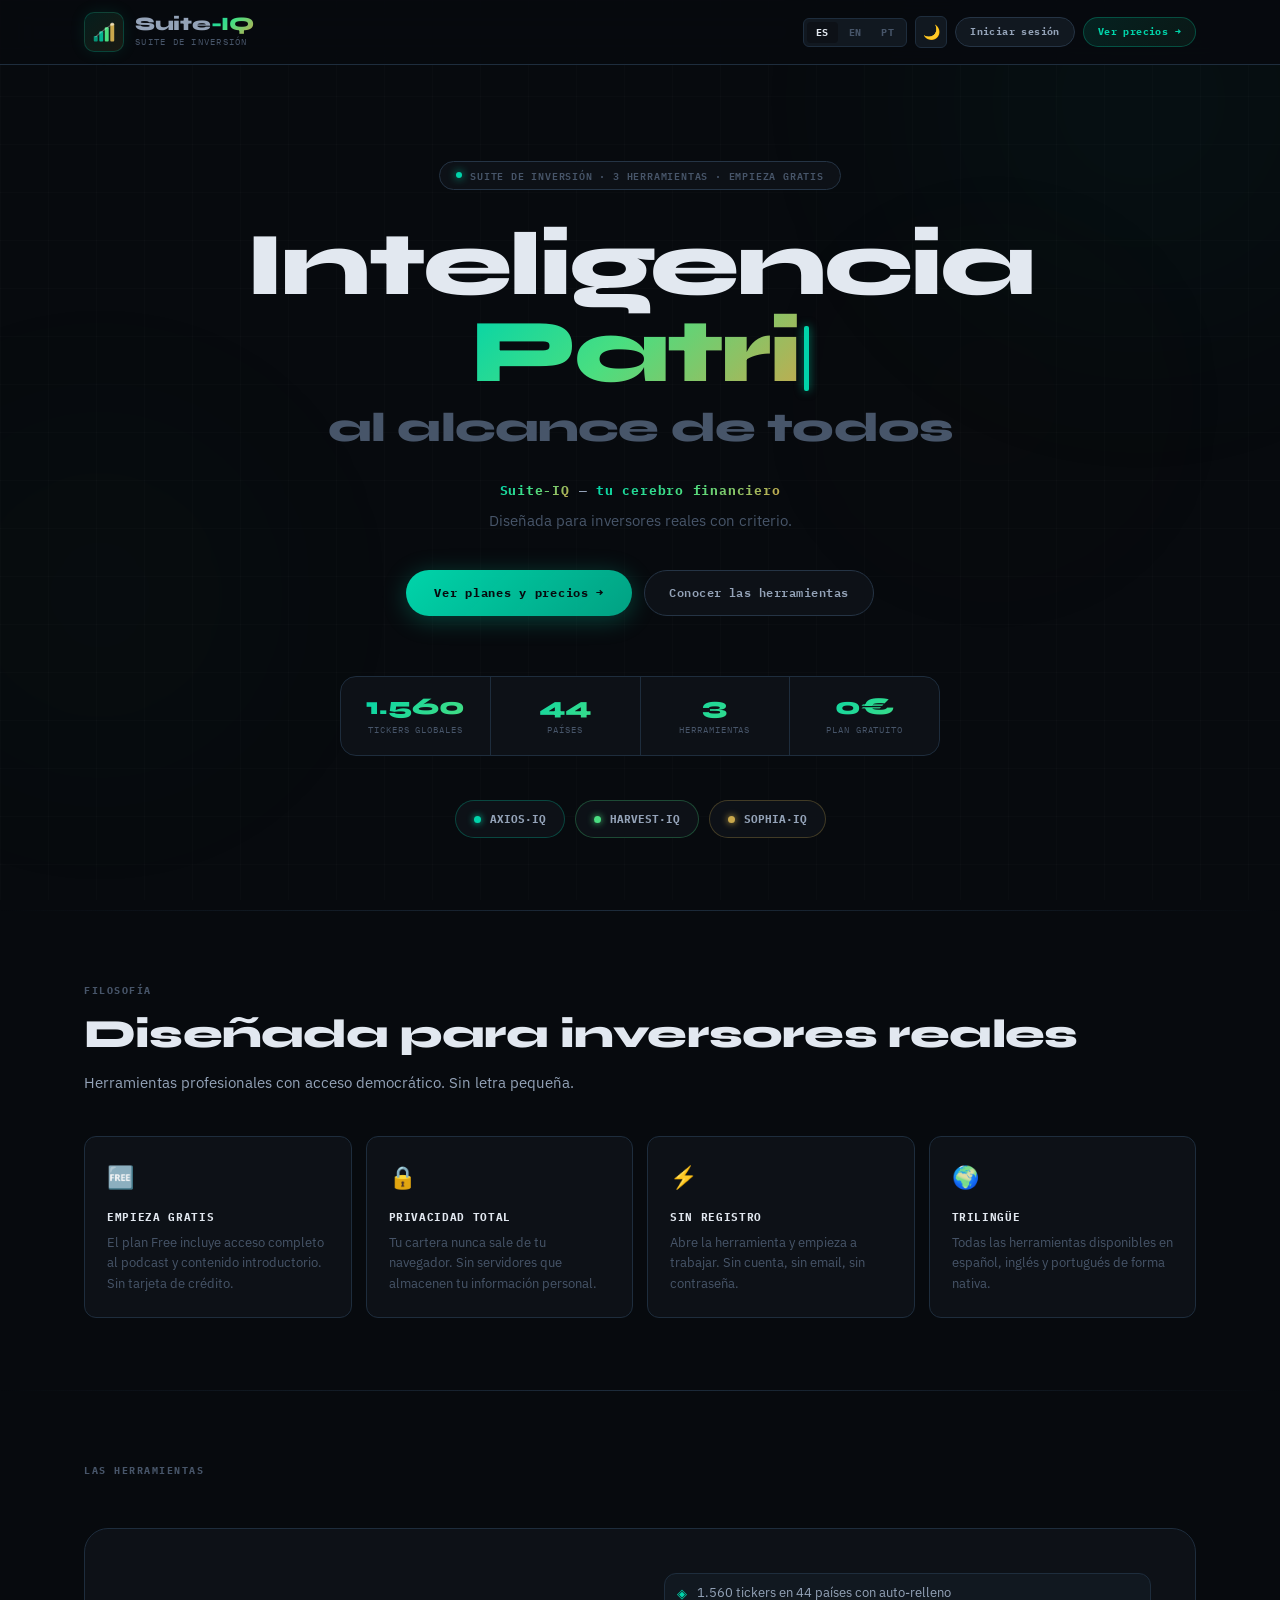
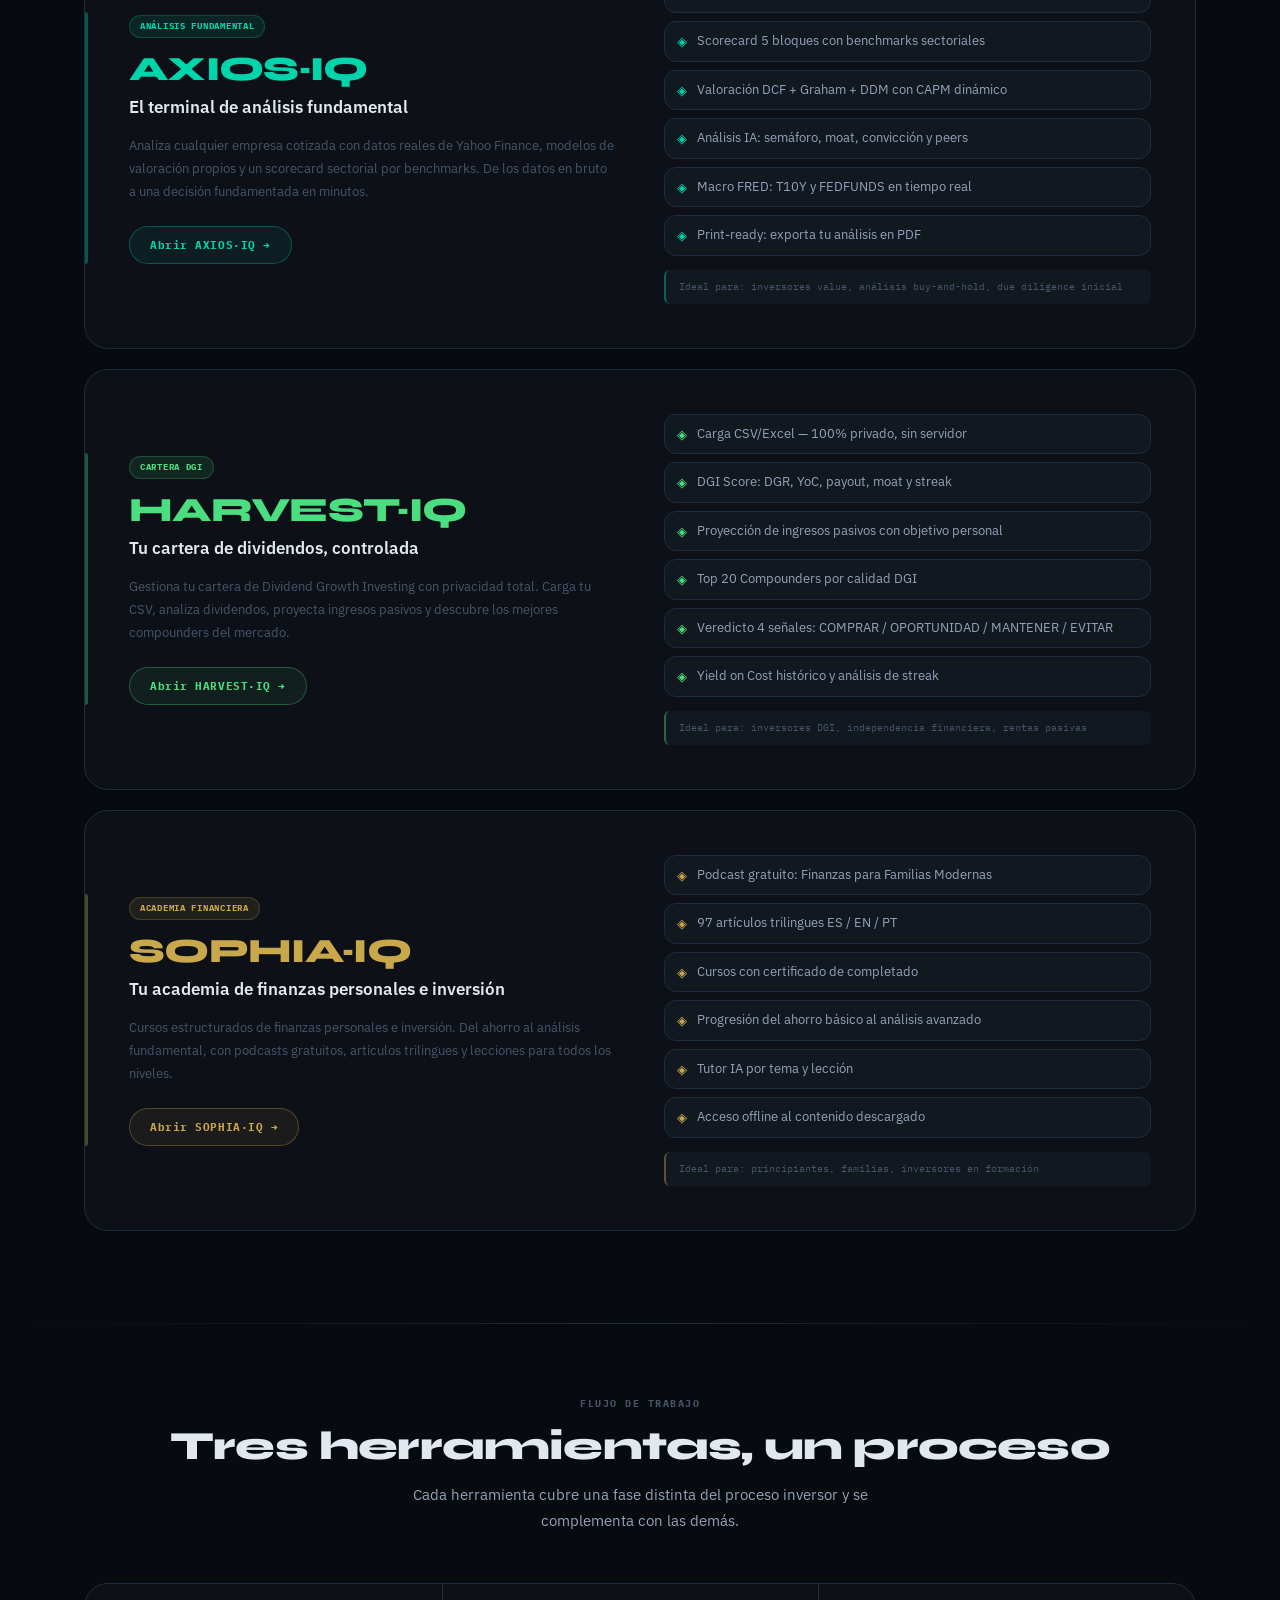
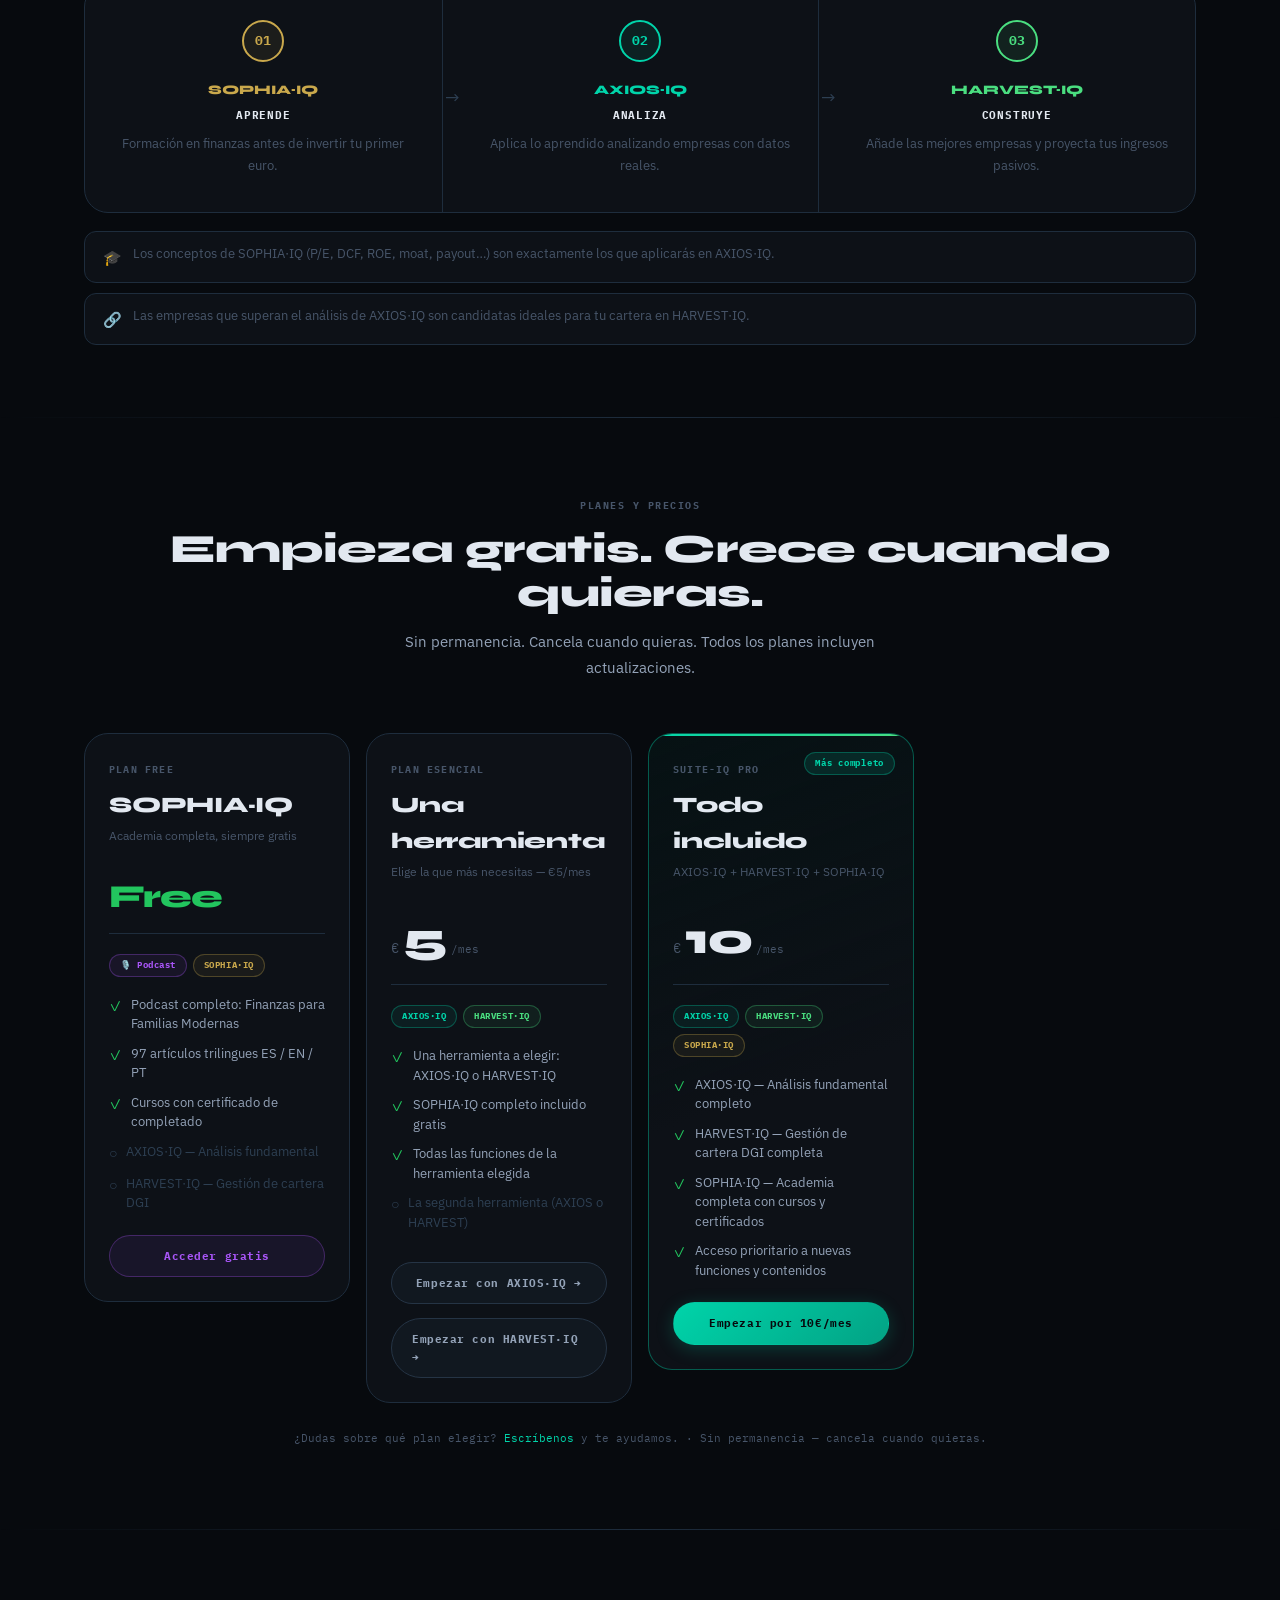
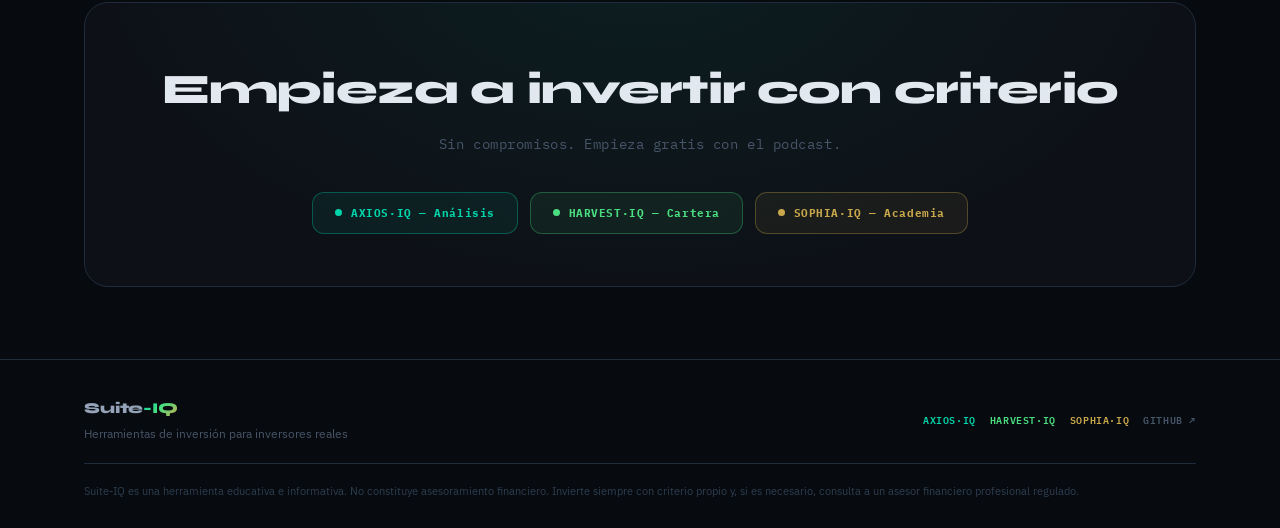
<file: index.html>
<!DOCTYPE html>
<!-- Suite-IQ · Landing Page · v2.0.0 -->
<html lang="es" data-theme="dark">
<head>
<meta charset="UTF-8"/>
<meta name="viewport" content="width=device-width,initial-scale=1"/>
<title>Suite-IQ · Inteligencia Financiera</title>
<meta name="description" content="Suite de herramientas de inversión y educación financiera. Análisis fundamental, gestión de cartera DGI y academia de finanzas personales."/>
<link rel="preconnect" href="https://fonts.googleapis.com"/>
<link href="https://fonts.googleapis.com/css2?family=Syne:wght@700;800&family=IBM+Plex+Mono:wght@300;400;500;700&family=IBM+Plex+Sans:ital,wght@0,300;0,400;0,500;0,600;1,400&display=swap" rel="stylesheet"/>
<style>
*{box-sizing:border-box;margin:0;padding:0}
:root{
  --axios:#00d4aa;--harvest:#4ADE80;--sophia:#c9a84c;
  --bull:#22c55e;--bear:#ef4444;
  --r:6px;--r-sm:4px;--r-lg:12px;--r-xl:16px;--r-2xl:24px;
  --trans:180ms cubic-bezier(.4,0,.2,1);--trans-slow:400ms cubic-bezier(.4,0,.2,1);
}
:root,[data-theme="dark"]{
  --bg:#070a0e;--bg2:#0d1117;--bg3:#111820;--bg4:#161f2b;
  --bdr:#1e2d3d;--bdr2:#253445;
  --tx:#e2e8f0;--tx2:#94a3b8;--tx3:#475569;--tx4:#2d3f52;
  --card:#0d1117;--card-bdr:#1e2d3d;
}
[data-theme="light"]{
  --bg:#f8fafc;--bg2:#ffffff;--bg3:#f1f5f9;--bg4:#e2e8f0;
  --bdr:#e2e8f0;--bdr2:#cbd5e1;
  --tx:#0f172a;--tx2:#334155;--tx3:#64748b;--tx4:#94a3b8;
  --card:#ffffff;--card-bdr:#e2e8f0;
  --axios:#007d64;--harvest:#16a34a;--sophia:#9a7530;
}
html{scroll-behavior:smooth}
body{background:var(--bg);color:var(--tx);font-family:'IBM Plex Sans',sans-serif;font-size:15px;line-height:1.65;min-height:100vh;overflow-x:hidden}
.grid-bg{position:fixed;inset:0;pointer-events:none;z-index:0;background-image:linear-gradient(rgba(255,255,255,.014) 1px,transparent 1px),linear-gradient(90deg,rgba(255,255,255,.014) 1px,transparent 1px);background-size:48px 48px}
[data-theme="light"] .grid-bg{background-image:linear-gradient(rgba(0,0,0,.022) 1px,transparent 1px),linear-gradient(90deg,rgba(0,0,0,.022) 1px,transparent 1px)}
.gb{position:fixed;border-radius:50%;filter:blur(130px);pointer-events:none;z-index:0;opacity:.28}
.gb1{width:640px;height:640px;top:-220px;right:-180px;background:radial-gradient(circle,rgba(0,212,170,.22) 0%,transparent 70%)}
.gb2{width:520px;height:520px;bottom:5%;left:-160px;background:radial-gradient(circle,rgba(74,222,128,.15) 0%,transparent 70%)}
.gb3{width:420px;height:420px;bottom:32%;right:6%;background:radial-gradient(circle,rgba(201,168,76,.13) 0%,transparent 70%)}
[data-theme="light"] .gb{opacity:.14}
.page{position:relative;z-index:1}
.wrap{max-width:1160px;margin:0 auto;padding:0 24px}

/* ── NAV ── */
.nav{position:sticky;top:0;z-index:100;backdrop-filter:blur(20px) saturate(1.4);-webkit-backdrop-filter:blur(20px) saturate(1.4);background:rgba(7,10,14,.88);border-bottom:1px solid var(--bdr);padding:12px 0}
[data-theme="light"] .nav{background:rgba(248,250,252,.92)}
.nav-inner{max-width:1160px;margin:0 auto;padding:0 24px;display:flex;align-items:center;justify-content:space-between;gap:16px}
.nav-logo{display:flex;align-items:center;gap:11px;text-decoration:none}
.nav-logo-icon{width:40px;height:40px;border-radius:10px;background:linear-gradient(135deg,rgba(0,212,170,.1),rgba(201,168,76,.1));border:1px solid rgba(0,212,170,.22);box-shadow:0 0 16px rgba(0,212,170,.1);display:flex;align-items:center;justify-content:center;flex-shrink:0;overflow:hidden;padding:8px}
.nav-logo-text{font-family:'Syne',sans-serif;font-size:19px;font-weight:800;letter-spacing:-.3px;line-height:1}
.logo-suite{color:var(--tx2)}
.logo-iq{background:linear-gradient(135deg,var(--axios) 0%,var(--harvest) 50%,var(--sophia) 100%);-webkit-background-clip:text;-webkit-text-fill-color:transparent}
.nav-logo-sub{font-family:'IBM Plex Mono',monospace;font-size:9px;color:var(--tx3);letter-spacing:.14em;text-transform:uppercase;margin-top:2px}
.nav-r{display:flex;align-items:center;gap:8px;flex-wrap:wrap}
.lang-sw{display:flex;gap:2px;background:var(--bg3);border:1px solid var(--bdr);border-radius:var(--r);padding:3px}
.lang-btn{background:transparent;border:none;border-radius:4px;padding:4px 9px;font-family:'IBM Plex Mono',monospace;font-size:10px;font-weight:700;letter-spacing:.04em;color:var(--tx3);cursor:pointer;transition:var(--trans)}
.lang-btn.active,.lang-btn:hover{background:var(--bg2);color:var(--tx)}
.theme-btn{width:32px;height:32px;border-radius:var(--r);background:var(--bg3);border:1px solid var(--bdr);cursor:pointer;font-size:14px;display:flex;align-items:center;justify-content:center;color:var(--tx3);transition:var(--trans)}
.theme-btn:hover{border-color:var(--bdr2);color:var(--tx)}
.nav-cta{display:flex;align-items:center;gap:6px;padding:6px 14px;border-radius:100px;background:linear-gradient(135deg,rgba(0,212,170,.12),rgba(74,222,128,.07));border:1px solid rgba(0,212,170,.28);color:var(--axios);font-family:'IBM Plex Mono',monospace;font-size:10px;font-weight:700;letter-spacing:.04em;text-decoration:none;transition:var(--trans);white-space:nowrap}
.nav-cta:hover{background:rgba(0,212,170,.18);border-color:rgba(0,212,170,.5);transform:translateY(-1px)}
.nav-login{
  display:flex;align-items:center;gap:6px;
  padding:6px 14px;border-radius:100px;
  background:var(--bg3);border:1px solid var(--bdr2);
  color:var(--tx2);
  font-family:'IBM Plex Mono',monospace;font-size:10px;font-weight:700;letter-spacing:.04em;
  text-decoration:none;transition:var(--trans);white-space:nowrap;
}
.nav-login:hover{border-color:var(--tx3);color:var(--tx);transform:translateY(-1px)}

/* ── HERO ── */
.hero{padding:96px 0 72px;text-align:center;position:relative}
.hero-eyebrow{display:inline-flex;align-items:center;gap:8px;padding:5px 16px;border-radius:100px;border:1px solid var(--bdr2);background:var(--bg2);font-family:'IBM Plex Mono',monospace;font-size:10px;font-weight:600;color:var(--tx3);letter-spacing:.08em;text-transform:uppercase;margin-bottom:32px;animation:fadeUp .7s ease both}
.e-dot{width:6px;height:6px;border-radius:50%;background:var(--axios);box-shadow:0 0 8px var(--axios)}

/* Headline */
.hero-h{font-family:'Syne',sans-serif;font-weight:800;font-size:clamp(46px,7.5vw,90px);line-height:.97;letter-spacing:-.03em;margin-bottom:32px}
.h-l1{display:block;color:var(--tx);animation:fadeUp .6s .1s ease both}
.h-l2{display:block;min-height:1.1em;animation:fadeUp .6s .2s ease both}
.h-l3{display:block;color:var(--tx3);font-size:clamp(20px,3.2vw,42px);letter-spacing:-.02em;animation:fadeUp .6s .3s ease both}

/* Typewriter word */
.tw-word{
  background:linear-gradient(135deg,var(--axios) 0%,var(--harvest) 45%,var(--sophia) 100%);
  -webkit-background-clip:text;-webkit-text-fill-color:transparent;
  background-clip:text;
}
/* Cursor — separate element so it's NOT clipped */
.tw-cursor{
  display:inline-block;width:5px;height:.72em;
  background:var(--axios);border-radius:2px;
  margin-left:4px;vertical-align:middle;
  animation:blink .85s step-end infinite;
  box-shadow:0 0 10px rgba(0,212,170,.6);
}
@keyframes blink{0%,100%{opacity:1}50%{opacity:0}}

/* Brand tag + tagline */
.hero-brand{
  font-family:'IBM Plex Mono',monospace;font-size:13px;font-weight:700;
  letter-spacing:.06em;color:var(--tx2);
  margin-bottom:8px;
  animation:fadeUp .6s .4s ease both;
}
.hero-brand span{
  background:linear-gradient(135deg,var(--axios),var(--harvest),var(--sophia));
  -webkit-background-clip:text;-webkit-text-fill-color:transparent;
}
.hero-tagline{
  font-size:15px;color:var(--tx3);
  margin-bottom:36px;
  animation:fadeUp .6s .45s ease both;
}
.hero-sub{font-size:17px;color:var(--tx2);line-height:1.75;max-width:540px;margin:0 auto 44px;animation:fadeUp .6s .4s ease both}
.hero-btns{display:flex;align-items:center;justify-content:center;gap:12px;flex-wrap:wrap;margin-bottom:60px;animation:fadeUp .6s .5s ease both}
.btn-p{display:inline-flex;align-items:center;gap:8px;padding:13px 28px;border-radius:100px;background:linear-gradient(135deg,var(--axios),rgba(0,212,170,.75));color:#070a0e;font-family:'IBM Plex Mono',monospace;font-size:12px;font-weight:700;letter-spacing:.06em;text-decoration:none;border:none;cursor:pointer;box-shadow:0 4px 24px rgba(0,212,170,.28);transition:var(--trans)}
.btn-p:hover{transform:translateY(-2px);box-shadow:0 8px 32px rgba(0,212,170,.42)}
.btn-g{display:inline-flex;align-items:center;gap:8px;padding:12px 24px;border-radius:100px;background:var(--bg2);border:1px solid var(--bdr2);color:var(--tx2);font-family:'IBM Plex Mono',monospace;font-size:12px;font-weight:600;letter-spacing:.04em;text-decoration:none;cursor:pointer;transition:var(--trans)}
.btn-g:hover{border-color:var(--tx3);color:var(--tx);transform:translateY(-1px)}
.hero-stats{display:flex;background:var(--bg2);border:1px solid var(--bdr);border-radius:var(--r-xl);overflow:hidden;max-width:600px;margin:0 auto;animation:fadeUp .6s .6s ease both}
.h-stat{flex:1;padding:18px 14px;text-align:center;border-right:1px solid var(--bdr)}
.h-stat:last-child{border-right:none}
.h-sn{font-family:'Syne',sans-serif;font-size:24px;font-weight:800;line-height:1;margin-bottom:4px;background:linear-gradient(135deg,var(--axios),var(--harvest));-webkit-background-clip:text;-webkit-text-fill-color:transparent}
.h-sl{font-family:'IBM Plex Mono',monospace;font-size:9px;color:var(--tx3);letter-spacing:.1em;text-transform:uppercase}
.hero-pills{display:flex;align-items:center;justify-content:center;gap:10px;margin-top:44px;flex-wrap:wrap;animation:fadeUp .6s .7s ease both}
.h-pill{display:flex;align-items:center;gap:9px;padding:9px 18px;border-radius:100px;background:var(--bg2);border:1px solid var(--bdr);font-family:'IBM Plex Mono',monospace;font-size:11px;font-weight:700;text-decoration:none;color:var(--tx2);transition:var(--trans)}
.h-pill:hover{transform:translateY(-2px)}
.h-pill[data-app="axios"]{border-color:rgba(0,212,170,.28)}
.h-pill[data-app="axios"]:hover{background:rgba(0,212,170,.08);color:var(--axios)}
.h-pill[data-app="harvest"]{border-color:rgba(74,222,128,.28)}
.h-pill[data-app="harvest"]:hover{background:rgba(74,222,128,.08);color:var(--harvest)}
.h-pill[data-app="sophia"]{border-color:rgba(201,168,76,.28)}
.h-pill[data-app="sophia"]:hover{background:rgba(201,168,76,.08);color:var(--sophia)}
.p-dot{width:7px;height:7px;border-radius:50%;flex-shrink:0}
[data-app="axios"] .p-dot{background:var(--axios);box-shadow:0 0 7px var(--axios)}
[data-app="harvest"] .p-dot{background:var(--harvest);box-shadow:0 0 7px var(--harvest)}
[data-app="sophia"] .p-dot{background:var(--sophia);box-shadow:0 0 7px var(--sophia)}

/* ── DIVIDER ── */
.dvd{height:1px;background:linear-gradient(90deg,transparent,var(--bdr),transparent)}

/* ── SECTION HEADERS ── */
.s-ey{font-family:'IBM Plex Mono',monospace;font-size:10px;font-weight:700;letter-spacing:.15em;text-transform:uppercase;color:var(--tx3);margin-bottom:12px}
.s-ti{font-family:'Syne',sans-serif;font-weight:800;font-size:clamp(26px,4vw,40px);letter-spacing:-.02em;line-height:1.1;color:var(--tx);margin-bottom:14px}
.s-su{font-size:15px;color:var(--tx2);line-height:1.75;max-width:540px}

/* ── PILLARS ── */
.pillars-sec{padding:72px 0}
.pillars-g{display:grid;grid-template-columns:repeat(auto-fill,minmax(220px,1fr));gap:14px;margin-top:40px}
.pillar{padding:22px;border-radius:var(--r-lg);background:var(--card);border:1px solid var(--card-bdr);transition:var(--trans)}
.pillar:hover{border-color:var(--bdr2);transform:translateY(-2px)}
.pi-ico{font-size:22px;margin-bottom:12px}
.pi-t{font-family:'IBM Plex Mono',monospace;font-size:11px;font-weight:700;letter-spacing:.06em;text-transform:uppercase;color:var(--tx);margin-bottom:7px}
.pi-b{font-size:13px;color:var(--tx3);line-height:1.6}

/* ── APP CARDS ── */
.apps-sec{padding:72px 0}
.app-card{display:grid;grid-template-columns:1fr 1fr;gap:48px;align-items:center;padding:44px;border-radius:var(--r-2xl);background:var(--card);border:1px solid var(--card-bdr);margin-bottom:20px;overflow:hidden;position:relative;transition:var(--trans-slow)}
.app-card:hover{transform:translateY(-3px)}
.app-card::before{content:'';position:absolute;inset:0;pointer-events:none;opacity:0;transition:var(--trans-slow);border-radius:var(--r-2xl)}
.app-card::after{content:'';position:absolute;left:0;top:20%;bottom:20%;width:3px;border-radius:0 3px 3px 0;transition:var(--trans-slow)}
[data-app="axios"].app-card::before{background:radial-gradient(ellipse at top right,rgba(0,212,170,.07) 0%,transparent 70%)}
[data-app="harvest"].app-card::before{background:radial-gradient(ellipse at top right,rgba(74,222,128,.07) 0%,transparent 70%)}
[data-app="sophia"].app-card::before{background:radial-gradient(ellipse at top right,rgba(201,168,76,.07) 0%,transparent 70%)}
.app-card:hover::before{opacity:1}
[data-app="axios"].app-card::after{background:var(--axios);opacity:.35}
[data-app="harvest"].app-card::after{background:var(--harvest);opacity:.35}
[data-app="sophia"].app-card::after{background:var(--sophia);opacity:.35}
.app-card:hover::after{opacity:1}
.app-badge{display:inline-flex;align-items:center;gap:6px;padding:3px 10px;border-radius:100px;font-family:'IBM Plex Mono',monospace;font-size:9px;font-weight:700;letter-spacing:.08em;text-transform:uppercase;margin-bottom:14px}
[data-app="axios"] .app-badge{background:rgba(0,212,170,.1);border:1px solid rgba(0,212,170,.22);color:var(--axios)}
[data-app="harvest"] .app-badge{background:rgba(74,222,128,.1);border:1px solid rgba(74,222,128,.22);color:var(--harvest)}
[data-app="sophia"] .app-badge{background:rgba(201,168,76,.1);border:1px solid rgba(201,168,76,.22);color:var(--sophia)}
.app-name{font-family:'Syne',sans-serif;font-size:34px;font-weight:800;letter-spacing:-.02em;line-height:1;margin-bottom:7px}
[data-app="axios"] .app-name{color:var(--axios)}
[data-app="harvest"] .app-name{color:var(--harvest)}
[data-app="sophia"] .app-name{color:var(--sophia)}
.app-tl{font-size:17px;font-weight:600;color:var(--tx);margin-bottom:14px}
.app-desc{font-size:13px;color:var(--tx3);line-height:1.75;margin-bottom:22px}
.app-cta{display:inline-flex;align-items:center;gap:7px;padding:9px 20px;border-radius:100px;font-family:'IBM Plex Mono',monospace;font-size:11px;font-weight:700;letter-spacing:.05em;text-decoration:none;border:1px solid;transition:var(--trans);cursor:pointer}
[data-app="axios"] .app-cta{color:var(--axios);border-color:rgba(0,212,170,.32);background:rgba(0,212,170,.07)}
[data-app="axios"] .app-cta:hover{background:rgba(0,212,170,.16);border-color:var(--axios);transform:translateY(-1px)}
[data-app="harvest"] .app-cta{color:var(--harvest);border-color:rgba(74,222,128,.32);background:rgba(74,222,128,.07)}
[data-app="harvest"] .app-cta:hover{background:rgba(74,222,128,.16);border-color:var(--harvest);transform:translateY(-1px)}
[data-app="sophia"] .app-cta{color:var(--sophia);border-color:rgba(201,168,76,.32);background:rgba(201,168,76,.07)}
[data-app="sophia"] .app-cta:hover{background:rgba(201,168,76,.16);border-color:var(--sophia);transform:translateY(-1px)}
.app-flist{list-style:none;display:flex;flex-direction:column;gap:8px}
.app-fi{display:flex;align-items:flex-start;gap:10px;font-size:13px;color:var(--tx2);line-height:1.5;padding:9px 12px;border-radius:var(--r-lg);background:var(--bg3);border:1px solid var(--bdr);transition:var(--trans)}
.app-fi:hover{border-color:var(--bdr2)}
.fi-ico{font-size:13px;flex-shrink:0;margin-top:1px}
.app-ideal{margin-top:14px;padding:9px 13px;border-radius:var(--r);border-left:2px solid;background:var(--bg3);font-family:'IBM Plex Mono',monospace;font-size:10px;color:var(--tx3);line-height:1.6}
[data-app="axios"] .app-ideal{border-color:rgba(0,212,170,.4)}
[data-app="harvest"] .app-ideal{border-color:rgba(74,222,128,.4)}
[data-app="sophia"] .app-ideal{border-color:rgba(201,168,76,.4)}

/* ── FLOW ── */
.flow-sec{padding:72px 0;text-align:center}
.flow-box{display:flex;align-items:stretch;justify-content:center;background:var(--card);border:1px solid var(--card-bdr);border-radius:var(--r-2xl);overflow:hidden;margin-top:48px;flex-wrap:wrap}
.flow-step{flex:1;min-width:220px;padding:36px 26px;display:flex;flex-direction:column;align-items:center;text-align:center}
.flow-step:not(:last-child){border-right:1px solid var(--bdr)}
.f-num{width:42px;height:42px;border-radius:50%;display:flex;align-items:center;justify-content:center;font-family:'IBM Plex Mono',monospace;font-size:13px;font-weight:700;margin-bottom:18px;border:2px solid}
[data-step="1"] .f-num{color:var(--sophia);border-color:var(--sophia);background:rgba(201,168,76,.08)}
[data-step="2"] .f-num{color:var(--axios);border-color:var(--axios);background:rgba(0,212,170,.08)}
[data-step="3"] .f-num{color:var(--harvest);border-color:var(--harvest);background:rgba(74,222,128,.08)}
.f-app{font-family:'Syne',sans-serif;font-size:13px;font-weight:800;margin-bottom:5px}
[data-step="1"] .f-app{color:var(--sophia)}
[data-step="2"] .f-app{color:var(--axios)}
[data-step="3"] .f-app{color:var(--harvest)}
.f-lbl{font-family:'IBM Plex Mono',monospace;font-size:11px;font-weight:700;letter-spacing:.07em;text-transform:uppercase;color:var(--tx);margin-bottom:9px}
.f-body{font-size:13px;color:var(--tx3);line-height:1.65}
.f-arr{display:flex;align-items:center;padding:0 2px;font-size:18px;color:var(--tx4);align-self:center;flex-shrink:0}
.connectors{margin-top:18px;display:flex;flex-direction:column;gap:10px}
.conn{display:flex;align-items:flex-start;gap:11px;padding:12px 18px;border-radius:var(--r-lg);background:var(--bg2);border:1px solid var(--bdr);font-size:13px;color:var(--tx3);line-height:1.6;text-align:left}
.conn-ico{font-size:15px;flex-shrink:0;margin-top:2px}

/* ── PRICING ── */
.pricing-sec{padding:80px 0}
.pricing-hdr{text-align:center;margin-bottom:52px}
.pricing-g{display:grid;grid-template-columns:repeat(auto-fill,minmax(245px,1fr));gap:16px;align-items:start}
.plan{border-radius:var(--r-2xl);background:var(--card);border:1px solid var(--card-bdr);padding:28px 24px 24px;position:relative;overflow:hidden;transition:var(--trans-slow);display:flex;flex-direction:column}
.plan:hover{transform:translateY(-4px)}
.plan.best{border-color:rgba(0,212,170,.38);background:linear-gradient(160deg,rgba(0,212,170,.04) 0%,var(--card) 55%)}
.plan.best::after{content:'';position:absolute;top:0;left:0;right:0;height:2px;background:linear-gradient(90deg,var(--axios),var(--harvest))}
.plan-ribbon{position:absolute;top:18px;right:18px;padding:3px 10px;border-radius:100px;font-family:'IBM Plex Mono',monospace;font-size:9px;font-weight:700;letter-spacing:.08em;background:rgba(0,212,170,.12);border:1px solid rgba(0,212,170,.3);color:var(--axios)}
.plan-tier{font-family:'IBM Plex Mono',monospace;font-size:10px;font-weight:700;letter-spacing:.12em;text-transform:uppercase;color:var(--tx3);margin-bottom:8px}
.plan-name{font-family:'Syne',sans-serif;font-size:22px;font-weight:800;color:var(--tx);margin-bottom:4px;letter-spacing:-.01em}
.plan-tl{font-size:12px;color:var(--tx3);margin-bottom:22px;min-height:32px;line-height:1.5}
.plan-price{display:flex;align-items:baseline;gap:4px;margin-bottom:20px;padding-bottom:20px;border-bottom:1px solid var(--bdr)}
.plan-cur{font-family:'IBM Plex Mono',monospace;font-size:14px;color:var(--tx3);margin-bottom:4px}
.plan-amt{font-family:'Syne',sans-serif;font-size:44px;font-weight:800;letter-spacing:-.03em;line-height:1;color:var(--tx)}
.plan-amt.free{font-size:32px;color:var(--bull)}
.plan-per{font-family:'IBM Plex Mono',monospace;font-size:11px;color:var(--tx3)}
.plan-chips{display:flex;flex-wrap:wrap;gap:6px;margin-bottom:18px}
.chip{padding:3px 10px;border-radius:100px;font-family:'IBM Plex Mono',monospace;font-size:9px;font-weight:700;letter-spacing:.06em;border:1px solid}
.chip-axios{color:var(--axios);border-color:rgba(0,212,170,.3);background:rgba(0,212,170,.07)}
.chip-harvest{color:var(--harvest);border-color:rgba(74,222,128,.3);background:rgba(74,222,128,.07)}
.chip-sophia{color:var(--sophia);border-color:rgba(201,168,76,.3);background:rgba(201,168,76,.07)}
.chip-pod{color:#a855f7;border-color:rgba(168,85,247,.3);background:rgba(168,85,247,.07)}
.plan-fts{list-style:none;flex:1;display:flex;flex-direction:column;gap:10px;margin-bottom:22px}
.plan-ft{display:flex;align-items:flex-start;gap:9px;font-size:13px;color:var(--tx2);line-height:1.5}
.plan-ft.dim{color:var(--tx4)}
.ft-ok{flex-shrink:0;font-size:14px;margin-top:1px;color:var(--bull)}
.ft-no{flex-shrink:0;font-size:14px;margin-top:1px;color:var(--tx4)}
.plan-btn{display:flex;align-items:center;justify-content:center;gap:7px;padding:11px 20px;border-radius:100px;font-family:'IBM Plex Mono',monospace;font-size:11px;font-weight:700;letter-spacing:.05em;border:1px solid;text-decoration:none;cursor:pointer;transition:var(--trans);margin-top:auto}
.plan-btn.primary{background:linear-gradient(135deg,var(--axios),rgba(0,212,170,.75));color:#070a0e;border-color:transparent;box-shadow:0 4px 18px rgba(0,212,170,.22)}
.plan-btn.primary:hover{transform:translateY(-2px);box-shadow:0 8px 28px rgba(0,212,170,.35)}
.plan-btn.ghost{background:var(--bg3);border-color:var(--bdr2);color:var(--tx2)}
.plan-btn.ghost:hover{border-color:var(--tx3);color:var(--tx);transform:translateY(-1px)}
.plan-btn.pod{background:rgba(168,85,247,.08);border-color:rgba(168,85,247,.3);color:#a855f7}
.plan-btn.pod:hover{background:rgba(168,85,247,.16);transform:translateY(-1px)}
.pricing-note{text-align:center;margin-top:26px;font-family:'IBM Plex Mono',monospace;font-size:11px;color:var(--tx3);line-height:1.8}
.pricing-note a{color:var(--axios);text-decoration:none}
.pricing-note a:hover{text-decoration:underline}

/* ── CTA ── */
.cta-sec{padding:72px 0}
.cta-box{padding:52px 48px;border-radius:var(--r-2xl);background:var(--card);border:1px solid var(--card-bdr);text-align:center;position:relative;overflow:hidden}
.cta-box::before{content:'';position:absolute;inset:0;pointer-events:none;background:radial-gradient(ellipse at 50% -20%,rgba(0,212,170,.07) 0%,transparent 70%)}
.cta-t{font-family:'Syne',sans-serif;font-size:clamp(26px,4vw,42px);font-weight:800;letter-spacing:-.02em;color:var(--tx);margin-bottom:8px;position:relative}
.cta-s{font-size:14px;color:var(--tx3);font-family:'IBM Plex Mono',monospace;letter-spacing:.04em;margin-bottom:36px;position:relative}
.cta-btns{display:flex;align-items:center;justify-content:center;gap:12px;flex-wrap:wrap;position:relative}
.cta-ab{display:inline-flex;align-items:center;gap:9px;padding:11px 22px;border-radius:var(--r-lg);font-family:'IBM Plex Mono',monospace;font-size:11px;font-weight:700;letter-spacing:.05em;text-decoration:none;border:1px solid;transition:var(--trans)}
[data-app="axios"].cta-ab{color:var(--axios);border-color:rgba(0,212,170,.32);background:rgba(0,212,170,.07)}
[data-app="axios"].cta-ab:hover{background:rgba(0,212,170,.16);border-color:var(--axios);transform:translateY(-2px)}
[data-app="harvest"].cta-ab{color:var(--harvest);border-color:rgba(74,222,128,.32);background:rgba(74,222,128,.07)}
[data-app="harvest"].cta-ab:hover{background:rgba(74,222,128,.16);border-color:var(--harvest);transform:translateY(-2px)}
[data-app="sophia"].cta-ab{color:var(--sophia);border-color:rgba(201,168,76,.32);background:rgba(201,168,76,.07)}
[data-app="sophia"].cta-ab:hover{background:rgba(201,168,76,.16);border-color:var(--sophia);transform:translateY(-2px)}
.cta-dot{width:7px;height:7px;border-radius:50%;flex-shrink:0}
[data-app="axios"] .cta-dot{background:var(--axios)}
[data-app="harvest"] .cta-dot{background:var(--harvest)}
[data-app="sophia"] .cta-dot{background:var(--sophia)}

/* ── FOOTER ── */
.footer{padding:36px 0 28px;border-top:1px solid var(--bdr)}
.footer-top{display:flex;align-items:center;justify-content:space-between;gap:24px;flex-wrap:wrap;margin-bottom:20px}
.f-logo{font-family:'Syne',sans-serif;font-size:15px;font-weight:800;letter-spacing:-.01em}
.f-logo .suite{color:var(--tx2)}
.f-logo .iq{background:linear-gradient(135deg,var(--axios),var(--harvest),var(--sophia));-webkit-background-clip:text;-webkit-text-fill-color:transparent}
.f-tl{font-size:12px;color:var(--tx3);margin-top:3px}
.f-links{display:flex;gap:14px;align-items:center;flex-wrap:wrap}
.f-lnk{font-family:'IBM Plex Mono',monospace;font-size:10px;font-weight:600;letter-spacing:.06em;color:var(--tx3);text-decoration:none;text-transform:uppercase;transition:var(--trans)}
.f-lnk:hover{color:var(--tx)}
.f-disc{font-size:11px;color:var(--tx4);line-height:1.65;border-top:1px solid var(--bdr);padding-top:18px}

/* ── ANIMATIONS ── */
@keyframes fadeUp{from{opacity:0;transform:translateY(18px)}to{opacity:1;transform:translateY(0)}}
.reveal{opacity:0;transform:translateY(22px);transition:opacity .65s ease,transform .65s ease}
.reveal.visible{opacity:1;transform:translateY(0)}

/* ── RESPONSIVE ── */
@media(max-width:900px){
  .app-card{grid-template-columns:1fr;gap:28px;padding:32px 26px}
  .flow-step:not(:last-child){border-right:none;border-bottom:1px solid var(--bdr)}
  .f-arr{display:none}
}
@media(max-width:640px){
  .hero{padding:64px 0 52px}
  .nav-cta,.nav-login{display:none}
  .hero-stats{flex-wrap:wrap}
  .h-stat{min-width:50%;border-bottom:1px solid var(--bdr)}
  .h-stat:nth-child(3),.h-stat:nth-child(4){border-bottom:none}
  .cta-box{padding:36px 22px}
  .wrap{padding:0 16px}
  .pillars-sec,.apps-sec,.flow-sec,.pricing-sec,.cta-sec{padding:52px 0}
}
</style>
</head>
<body>
<div class="grid-bg"></div>
<div class="gb gb1"></div>
<div class="gb gb2"></div>
<div class="gb gb3"></div>

<div class="page">

<!-- ═══ NAV ═══ -->
<nav class="nav">
  <div class="nav-inner">
    <a href="#" class="nav-logo">
      <div class="nav-logo-icon">
        <svg viewBox="0 0 28 28" fill="none" xmlns="http://www.w3.org/2000/svg" style="width:100%;height:100%">
          <!-- Bars -->
          <rect x="1"  y="19" width="5" height="7" rx="1.2" fill="#00d4aa" opacity=".65"/>
          <rect x="8"  y="13" width="5" height="13" rx="1.2" fill="#00d4aa" opacity=".82"/>
          <rect x="15" y="8"  width="5" height="18" rx="1.2" fill="#4ADE80"/>
          <rect x="22" y="3"  width="5" height="23" rx="1.2" fill="#c9a84c"/>
          <!-- Trend line -->
          <polyline points="3.5,20 10.5,14 17.5,9 24.5,4" stroke="white" stroke-width="1.4" stroke-linecap="round" stroke-linejoin="round" opacity=".3"/>
          <!-- Arrow head -->
          <circle cx="24.5" cy="4" r="2.2" fill="white" opacity=".5"/>
        </svg>
      </div>
      <div>
        <div class="nav-logo-text"><span class="logo-suite">Suite</span><span class="logo-iq">-IQ</span></div>
        <div class="nav-logo-sub" data-i18n="nav.suite_label">Suite de Inversión</div>
      </div>
    </a>
    <div class="nav-r">
      <div class="lang-sw">
        <button class="lang-btn active" data-lang="es">ES</button>
        <button class="lang-btn" data-lang="en">EN</button>
        <button class="lang-btn" data-lang="pt">PT</button>
      </div>
      <button class="theme-btn" id="theme-toggle">🌙</button>
      <a href="/login.html" class="nav-login" id="nav-login-btn" data-i18n="nav.login">Iniciar sesión</a>
      <a href="#pricing" class="nav-cta" data-i18n="nav.cta">Ver precios →</a>
    </div>
  </div>
</nav>

<!-- ═══ HERO ═══ -->
<section class="hero">
  <div class="wrap">
    <div class="hero-eyebrow">
      <span class="e-dot"></span>
      <span data-i18n="hero.eyebrow">Suite de Inversión · 3 Herramientas · Empieza Gratis</span>
    </div>
    <h1 class="hero-h">
      <span class="h-l1" data-i18n="hero.title_pre">Inteligencia</span>
      <span class="h-l2"><span id="tw-word" class="tw-word"></span><span class="tw-cursor"></span></span>
      <span class="h-l3" data-i18n="hero.title_post">al alcance de todos</span>
    </h1>
    <p class="hero-brand"><span>Suite-IQ</span> — <span data-i18n="hero.brand_tag">tu cerebro financiero</span></p>
    <p class="hero-tagline" data-i18n="hero.tagline">Diseñada para inversores reales con criterio.</p>
    <div class="hero-btns">
      <a href="#pricing" class="btn-p" data-i18n="hero.cta_primary">Ver planes y precios →</a>
      <a href="#apps" class="btn-g" data-i18n="hero.cta_secondary">Conocer las herramientas</a>
    </div>
    <div class="hero-stats">
      <div class="h-stat"><div class="h-sn">1.560</div><div class="h-sl" data-i18n="hero.stat_tickers">tickers globales</div></div>
      <div class="h-stat"><div class="h-sn">44</div><div class="h-sl" data-i18n="hero.stat_countries">países</div></div>
      <div class="h-stat"><div class="h-sn">3</div><div class="h-sl" data-i18n="hero.stat_apps">herramientas</div></div>
      <div class="h-stat"><div class="h-sn">0€</div><div class="h-sl" data-i18n="hero.stat_free">plan gratuito</div></div>
    </div>
    <div class="hero-pills">
      <a href="axios/index.html" class="h-pill" data-app="axios"><span class="p-dot"></span>AXIOS·IQ</a>
      <a href="harvest/index.html" class="h-pill" data-app="harvest"><span class="p-dot"></span>HARVEST·IQ</a>
      <a href="sophia/index.html" class="h-pill" data-app="sophia"><span class="p-dot"></span>SOPHIA·IQ</a>
    </div>
  </div>
</section>

<div class="dvd"></div>

<!-- ═══ PILLARS ═══ -->
<section class="pillars-sec reveal" id="philosophy">
  <div class="wrap">
    <div class="s-ey" data-i18n="pillars.eyebrow">Filosofía</div>
    <h2 class="s-ti" data-i18n="pillars.title">Diseñada para inversores reales</h2>
    <p class="s-su" data-i18n="pillars.subtitle">Herramientas profesionales con acceso democrático. Sin letra pequeña.</p>
    <div class="pillars-g" id="pillars-g"></div>
  </div>
</section>

<div class="dvd"></div>

<!-- ═══ APPS ═══ -->
<section class="apps-sec" id="apps">
  <div class="wrap">
    <div class="reveal" style="margin-bottom:48px">
      <div class="s-ey" data-i18n="apps.eyebrow">Las herramientas</div>
    </div>

    <!-- AXIOS -->
    <div class="app-card reveal" data-app="axios">
      <div>
        <div class="app-badge" data-i18n="apps.axios.tag">Análisis Fundamental</div>
        <div class="app-name">AXIOS·IQ</div>
        <div class="app-tl" data-i18n="apps.axios.tagline">El terminal de análisis fundamental</div>
        <div class="app-desc" data-i18n="apps.axios.description">Analiza cualquier empresa cotizada con datos reales de Yahoo Finance, modelos de valoración propios y un scorecard sectorial por benchmarks. De los datos en bruto a una decisión fundamentada en minutos.</div>
        <a href="axios/index.html" class="app-cta" data-i18n="apps.axios.cta">Abrir AXIOS·IQ →</a>
      </div>
      <div>
        <ul class="app-flist" id="axios-ft"></ul>
        <div class="app-ideal" data-i18n="apps.axios.ideal">Ideal para: inversores value, buy-and-hold, due diligence</div>
      </div>
    </div>

    <!-- HARVEST -->
    <div class="app-card reveal" data-app="harvest">
      <div>
        <div class="app-badge" data-i18n="apps.harvest.tag">Cartera DGI</div>
        <div class="app-name">HARVEST·IQ</div>
        <div class="app-tl" data-i18n="apps.harvest.tagline">Tu cartera de dividendos, controlada</div>
        <div class="app-desc" data-i18n="apps.harvest.description">Gestiona tu cartera de Dividend Growth Investing con privacidad total. Carga tu CSV, analiza dividendos, proyecta ingresos pasivos y descubre los mejores compounders del mercado.</div>
        <a href="harvest/index.html" class="app-cta" data-i18n="apps.harvest.cta">Abrir HARVEST·IQ →</a>
      </div>
      <div>
        <ul class="app-flist" id="harvest-ft"></ul>
        <div class="app-ideal" data-i18n="apps.harvest.ideal">Ideal para: inversores DGI, independencia financiera, rentas pasivas</div>
      </div>
    </div>

    <!-- SOPHIA -->
    <div class="app-card reveal" data-app="sophia">
      <div>
        <div class="app-badge" data-i18n="apps.sophia.tag">Academia Financiera</div>
        <div class="app-name">SOPHIA·IQ</div>
        <div class="app-tl" data-i18n="apps.sophia.tagline">Tu academia de finanzas personales e inversión</div>
        <div class="app-desc" data-i18n="apps.sophia.description">Cursos estructurados de finanzas personales e inversión. Del ahorro al análisis fundamental, con podcasts gratuitos, artículos trilingues y lecciones para todos los niveles.</div>
        <a href="sophia/index.html" class="app-cta" data-i18n="apps.sophia.cta">Abrir SOPHIA·IQ →</a>
      </div>
      <div>
        <ul class="app-flist" id="sophia-ft"></ul>
        <div class="app-ideal" data-i18n="apps.sophia.ideal">Ideal para: principiantes, familias, inversores en formación</div>
      </div>
    </div>
  </div>
</section>

<div class="dvd"></div>

<!-- ═══ FLOW ═══ -->
<section class="flow-sec reveal" id="integration">
  <div class="wrap">
    <div class="s-ey" data-i18n="flow.eyebrow">Flujo de trabajo</div>
    <h2 class="s-ti" data-i18n="flow.title">Tres herramientas, un proceso</h2>
    <p class="s-su" style="margin:0 auto;text-align:center" data-i18n="flow.subtitle">Cada herramienta cubre una fase distinta del proceso inversor y se complementa con las demás.</p>

    <div class="flow-box">
      <div class="flow-step" data-step="1">
        <div class="f-num">01</div>
        <div class="f-app">SOPHIA·IQ</div>
        <div class="f-lbl" data-i18n="flow.step1_label">Aprende</div>
        <div class="f-body" data-i18n="flow.step1_body">Formación en finanzas antes de invertir tu primer euro.</div>
      </div>
      <div class="f-arr">→</div>
      <div class="flow-step" data-step="2">
        <div class="f-num">02</div>
        <div class="f-app">AXIOS·IQ</div>
        <div class="f-lbl" data-i18n="flow.step2_label">Analiza</div>
        <div class="f-body" data-i18n="flow.step2_body">Aplica lo aprendido analizando empresas con datos reales.</div>
      </div>
      <div class="f-arr">→</div>
      <div class="flow-step" data-step="3">
        <div class="f-num">03</div>
        <div class="f-app">HARVEST·IQ</div>
        <div class="f-lbl" data-i18n="flow.step3_label">Construye</div>
        <div class="f-body" data-i18n="flow.step3_body">Añade las mejores empresas y proyecta tus ingresos pasivos.</div>
      </div>
    </div>
    <div class="connectors">
      <div class="conn"><span class="conn-ico">🎓</span><span data-i18n="flow.connector_a">Los conceptos de SOPHIA·IQ (P/E, DCF, ROE, moat, payout…) son exactamente los que aplicarás en AXIOS·IQ.</span></div>
      <div class="conn"><span class="conn-ico">🔗</span><span data-i18n="flow.connector_b">Las empresas que superan el análisis de AXIOS·IQ son candidatas ideales para tu cartera en HARVEST·IQ.</span></div>
    </div>
  </div>
</section>

<div class="dvd"></div>

<!-- ═══ PRICING ═══ -->
<section class="pricing-sec" id="pricing">
  <div class="wrap">
    <div class="pricing-hdr reveal">
      <div class="s-ey" data-i18n="pricing.eyebrow">Planes y precios</div>
      <h2 class="s-ti" data-i18n="pricing.title">Empieza gratis. Crece cuando quieras.</h2>
      <p class="s-su" style="margin:0 auto;text-align:center" data-i18n="pricing.subtitle">Sin permanencia. Cancela cuando quieras. Todos los planes incluyen actualizaciones.</p>
    </div>
    <div class="pricing-g reveal" id="pricing-g"></div>
    <p class="pricing-note" id="pricing-note"></p>
  </div>
</section>

<div class="dvd"></div>

<!-- ═══ CTA ═══ -->
<section class="cta-sec reveal">
  <div class="wrap">
    <div class="cta-box">
      <h2 class="cta-t" data-i18n="cta.title">Empieza a invertir con criterio</h2>
      <p class="cta-s" data-i18n="cta.subtitle">Sin compromisos. Empieza gratis con el podcast.</p>
      <div class="cta-btns">
        <a href="axios/index.html" class="cta-ab" data-app="axios"><span class="cta-dot"></span><span data-i18n="cta.btn_axios">AXIOS·IQ — Análisis</span></a>
        <a href="harvest/index.html" class="cta-ab" data-app="harvest"><span class="cta-dot"></span><span data-i18n="cta.btn_harvest">HARVEST·IQ — Cartera</span></a>
        <a href="sophia/index.html" class="cta-ab" data-app="sophia"><span class="cta-dot"></span><span data-i18n="cta.btn_sophia">SOPHIA·IQ — Academia</span></a>
      </div>
    </div>
  </div>
</section>

<!-- ═══ FOOTER ═══ -->
<footer class="footer">
  <div class="wrap">
    <div class="footer-top">
      <div>
        <div class="f-logo"><span class="suite">Suite</span><span class="iq">-IQ</span></div>
        <div class="f-tl" data-i18n="footer.tagline">Herramientas de inversión para inversores reales</div>
      </div>
      <div class="f-links">
        <a href="axios/index.html" class="f-lnk" style="color:var(--axios)">AXIOS·IQ</a>
        <a href="harvest/index.html" class="f-lnk" style="color:var(--harvest)">HARVEST·IQ</a>
        <a href="sophia/index.html" class="f-lnk" style="color:var(--sophia)">SOPHIA·IQ</a>
        <a href="https://github.com/pedicode" class="f-lnk" target="_blank" rel="noopener" data-i18n="footer.github">GitHub ↗</a>
      </div>
    </div>
    <p class="f-disc" data-i18n="footer.disclaimer">Suite-IQ es una herramienta educativa e informativa. No constituye asesoramiento financiero. Invierte siempre con criterio propio y, si es necesario, consulta a un asesor financiero profesional regulado.</p>
  </div>
</footer>

</div>

<script>
// ══════════════════════════════════════════════════════════════
// TRANSLATIONS — embebidas, sin fetch externo
// ══════════════════════════════════════════════════════════════
var TR = {
es:{
  nav:{suite_label:"Suite de Inversión",cta:"Ver precios →",login:"Iniciar sesión"},
  hero:{
    eyebrow:"Suite de Inversión · 3 Herramientas · Empieza Gratis",
    title_pre:"Inteligencia",
    title_post:"al alcance de todos",
    words:["Financiera","Patrimonial","Económica","Fiscal","del Ahorro","Estructurada","Emocional"],
    brand_tag:"tu cerebro financiero",
    tagline:"Diseñada para inversores reales con criterio.",
    cta_primary:"Ver planes y precios →",cta_secondary:"Conocer las herramientas",
    stat_tickers:"tickers globales",stat_countries:"países",stat_apps:"herramientas",stat_free:"plan gratuito"
  },
  pillars:{
    eyebrow:"Filosofía",title:"Diseñada para inversores reales",subtitle:"Herramientas profesionales con acceso democrático. Sin letra pequeña.",
    items:[
      {ico:"🆓",t:"Empieza gratis",b:"El plan Free incluye acceso completo al podcast y contenido introductorio. Sin tarjeta de crédito."},
      {ico:"🔒",t:"Privacidad total",b:"Tu cartera nunca sale de tu navegador. Sin servidores que almacenen tu información personal."},
      {ico:"⚡",t:"Sin registro",b:"Abre la herramienta y empieza a trabajar. Sin cuenta, sin email, sin contraseña."},
      {ico:"🌍",t:"Trilingüe",b:"Todas las herramientas disponibles en español, inglés y portugués de forma nativa."}
    ]
  },
  apps:{
    eyebrow:"Las herramientas",
    axios:{tag:"Análisis Fundamental",tagline:"El terminal de análisis fundamental",description:"Analiza cualquier empresa cotizada con datos reales de Yahoo Finance, modelos de valoración propios y un scorecard sectorial por benchmarks. De los datos en bruto a una decisión fundamentada en minutos.",features:["1.560 tickers en 44 países con auto-relleno","Scorecard 5 bloques con benchmarks sectoriales","Valoración DCF + Graham + DDM con CAPM dinámico","Análisis IA: semáforo, moat, convicción y peers","Macro FRED: T10Y y FEDFUNDS en tiempo real","Print-ready: exporta tu análisis en PDF"],cta:"Abrir AXIOS·IQ →",ideal:"Ideal para: inversores value, análisis buy-and-hold, due diligence inicial"},
    harvest:{tag:"Cartera DGI",tagline:"Tu cartera de dividendos, controlada",description:"Gestiona tu cartera de Dividend Growth Investing con privacidad total. Carga tu CSV, analiza dividendos, proyecta ingresos pasivos y descubre los mejores compounders del mercado.",features:["Carga CSV/Excel — 100% privado, sin servidor","DGI Score: DGR, YoC, payout, moat y streak","Proyección de ingresos pasivos con objetivo personal","Top 20 Compounders por calidad DGI","Veredicto 4 señales: COMPRAR / OPORTUNIDAD / MANTENER / EVITAR","Yield on Cost histórico y análisis de streak"],cta:"Abrir HARVEST·IQ →",ideal:"Ideal para: inversores DGI, independencia financiera, rentas pasivas"},
    sophia:{tag:"Academia Financiera",tagline:"Tu academia de finanzas personales e inversión",description:"Cursos estructurados de finanzas personales e inversión. Del ahorro al análisis fundamental, con podcasts gratuitos, artículos trilingues y lecciones para todos los niveles.",features:["Podcast gratuito: Finanzas para Familias Modernas","97 artículos trilingues ES / EN / PT","Cursos con certificado de completado","Progresión del ahorro básico al análisis avanzado","Tutor IA por tema y lección","Acceso offline al contenido descargado"],cta:"Abrir SOPHIA·IQ →",ideal:"Ideal para: principiantes, familias, inversores en formación"}
  },
  flow:{
    eyebrow:"Flujo de trabajo",title:"Tres herramientas, un proceso",subtitle:"Cada herramienta cubre una fase distinta del proceso inversor y se complementa con las demás.",
    step1_label:"Aprende",step1_body:"Formación en finanzas antes de invertir tu primer euro.",
    step2_label:"Analiza",step2_body:"Aplica lo aprendido analizando empresas con datos reales.",
    step3_label:"Construye",step3_body:"Añade las mejores empresas y proyecta tus ingresos pasivos.",
    connector_a:"Los conceptos de SOPHIA·IQ (P/E, DCF, ROE, moat, payout…) son exactamente los que aplicarás en AXIOS·IQ.",
    connector_b:"Las empresas que superan el análisis de AXIOS·IQ son candidatas ideales para tu cartera en HARVEST·IQ."
  },
  pricing:{
    eyebrow:"Planes y precios",title:"Empieza gratis. Crece cuando quieras.",subtitle:"Sin permanencia. Cancela cuando quieras. Todos los planes incluyen actualizaciones.",
    plans:[
      {tier:"Plan Free",name:"SOPHIA·IQ",tl:"Academia completa, siempre gratis",amount:"0",cur:"",per:"",best:false,apps:["podcast","sophia"],chips:{podcast:"🎙️ Podcast",sophia:"SOPHIA·IQ"},fts:[{y:true,t:"Podcast completo: Finanzas para Familias Modernas"},{y:true,t:"97 artículos trilingues ES / EN / PT"},{y:true,t:"Cursos con certificado de completado"},{y:false,t:"AXIOS·IQ — Análisis fundamental"},{y:false,t:"HARVEST·IQ — Gestión de cartera DGI"}],cta:"Acceder gratis",btn:"pod",href:"https://suite-iq.org/sophia/index.html",rib:null,ctas:null},
      {tier:"Plan Esencial",name:"Una herramienta",tl:"Elige la que más necesitas — €5/mes",amount:"5",cur:"€",per:"/mes",best:false,apps:["axios","harvest"],chips:{axios:"AXIOS·IQ",harvest:"HARVEST·IQ"},fts:[{y:true,t:"Una herramienta a elegir: AXIOS·IQ o HARVEST·IQ"},{y:true,t:"SOPHIA·IQ completo incluido gratis"},{y:true,t:"Todas las funciones de la herramienta elegida"},{y:false,t:"La segunda herramienta (AXIOS o HARVEST)"}],cta:null,btn:null,href:null,rib:null,ctas:[{label:"Empezar con AXIOS·IQ →",btn:"ghost",href:"https://suiteiq.lemonsqueezy.com/checkout/buy/b4f0a46d-4a6d-4e9c-b94c-5285fd10792c"},{label:"Empezar con HARVEST·IQ →",btn:"ghost",href:"https://suiteiq.lemonsqueezy.com/checkout/buy/70c24d53-9137-4d2b-bddd-7c9a4c67a3d8"}]},
      {tier:"Suite-IQ Pro",name:"Todo incluido",tl:"AXIOS·IQ + HARVEST·IQ + SOPHIA·IQ",amount:"10",cur:"€",per:"/mes",best:true,apps:["axios","harvest","sophia"],chips:{axios:"AXIOS·IQ",harvest:"HARVEST·IQ",sophia:"SOPHIA·IQ"},fts:[{y:true,t:"AXIOS·IQ — Análisis fundamental completo"},{y:true,t:"HARVEST·IQ — Gestión de cartera DGI completa"},{y:true,t:"SOPHIA·IQ — Academia completa con cursos y certificados"},{y:true,t:"Acceso prioritario a nuevas funciones y contenidos"}],cta:"Empezar por 10€/mes",btn:"primary",href:"https://suiteiq.lemonsqueezy.com/checkout/buy/c6f14f29-f88a-4d8d-9eaf-c3415bc48cdc",rib:"Más completo",ctas:null}
    ],
    note:"¿Dudas sobre qué plan elegir? <a href='mailto:hola@suite-iq.org'>Escríbenos</a> y te ayudamos. · Sin permanencia — cancela cuando quieras."
  },
  cta:{title:"Empieza a invertir con criterio",subtitle:"Sin compromisos. Empieza gratis con el podcast.",btn_axios:"AXIOS·IQ — Análisis",btn_harvest:"HARVEST·IQ — Cartera",btn_sophia:"SOPHIA·IQ — Academia"},
  footer:{tagline:"Herramientas de inversión para inversores reales",github:"GitHub ↗",disclaimer:"Suite-IQ es una herramienta educativa e informativa. No constituye asesoramiento financiero. Invierte siempre con criterio propio y, si es necesario, consulta a un asesor financiero profesional regulado."}
},
en:{
  nav:{suite_label:"Investment Suite",cta:"See pricing →",login:"Sign in"},
  hero:{
    eyebrow:"Investment Suite · 3 Tools · Start Free",
    title_pre:"Intelligence",
    title_post:"within everyone's reach",
    words:["Financial","Patrimonial","Economic","Fiscal","for Savings","Structured","Emotional"],
    brand_tag:"your financial brain",
    tagline:"Designed for real investors with knowledge and conviction.",
    cta_primary:"See plans & pricing →",cta_secondary:"Explore the tools",
    stat_tickers:"global tickers",stat_countries:"countries",stat_apps:"tools",stat_free:"free plan"
  },
  pillars:{
    eyebrow:"Philosophy",title:"Designed for real investors",subtitle:"Professional tools with democratic access. No hidden catches.",
    items:[
      {ico:"🆓",t:"Start for free",b:"The Free plan includes full podcast access and introductory content. No credit card required."},
      {ico:"🔒",t:"Total privacy",b:"Your portfolio never leaves your browser. No servers storing your personal data."},
      {ico:"⚡",t:"No registration",b:"Open the tool and start working. No account, no email, no password."},
      {ico:"🌍",t:"Trilingual",b:"All tools natively available in Spanish, English and Portuguese."}
    ]
  },
  apps:{
    eyebrow:"The tools",
    axios:{tag:"Fundamental Analysis",tagline:"The fundamental analysis terminal",description:"Analyze any listed company with real Yahoo Finance data, proprietary valuation models and a sector scorecard with benchmarks. From raw data to a well-reasoned decision in minutes.",features:["1,560 tickers in 44 countries with auto-fill","5-block scorecard with sector benchmarks","DCF + Graham + DDM valuation with dynamic CAPM","AI analysis: signal, moat, conviction and peers","FRED Macro: live T10Y and FEDFUNDS rates","Print-ready: export your analysis as PDF"],cta:"Open AXIOS·IQ →",ideal:"Ideal for: value investors, buy-and-hold analysis, initial due diligence"},
    harvest:{tag:"DGI Portfolio",tagline:"Your dividend portfolio, under control",description:"Manage your Dividend Growth Investing portfolio with total privacy. Load your CSV, analyze dividends, project passive income and discover the best compounders on the market.",features:["CSV/Excel upload — 100% private, no server","DGI Score: DGR, YoC, payout, moat and streak","Passive income projection with personal goal","Top 20 Compounders by DGI quality","4-signal verdict: BUY / OPPORTUNITY / HOLD / AVOID","Historical Yield on Cost and streak analysis"],cta:"Open HARVEST·IQ →",ideal:"Ideal for: DGI investors, financial independence, passive income"},
    sophia:{tag:"Financial Academy",tagline:"Your personal finance & investing academy",description:"Structured courses on personal finance and investing. From saving basics to fundamental analysis, with free podcasts, trilingual articles and lessons for all levels.",features:["Free podcast: Finances for Modern Families","97 trilingual articles ES / EN / PT","Courses with completion certificates","Progression from basic saving to advanced analysis","AI tutor per topic and lesson","Offline access to downloaded content"],cta:"Open SOPHIA·IQ →",ideal:"Ideal for: beginners, families, investors in training"}
  },
  flow:{
    eyebrow:"Workflow",title:"Three tools, one process",subtitle:"Each tool covers a different phase of the investment process and complements the others.",
    step1_label:"Learn",step1_body:"Build your financial foundation before investing your first euro.",
    step2_label:"Analyze",step2_body:"Apply what you've learned. Analyze companies with real data.",
    step3_label:"Build",step3_body:"Add the best companies and project your passive income.",
    connector_a:"The concepts you learn in SOPHIA·IQ (P/E, DCF, ROE, moat, payout…) are exactly what you'll apply in AXIOS·IQ.",
    connector_b:"Companies that pass AXIOS·IQ analysis are ideal candidates for your HARVEST·IQ portfolio."
  },
  pricing:{
    eyebrow:"Plans & pricing",title:"Start free. Grow when you're ready.",subtitle:"No commitment. Cancel anytime. All plans include updates.",
    plans:[
      {tier:"Free Plan",name:"SOPHIA·IQ",tl:"Full academy, always free",amount:"0",cur:"",per:"",best:false,apps:["podcast","sophia"],chips:{podcast:"🎙️ Podcast",sophia:"SOPHIA·IQ"},fts:[{y:true,t:"Full podcast: Finances for Modern Families"},{y:true,t:"97 trilingual articles ES / EN / PT"},{y:true,t:"Courses with completion certificates"},{y:false,t:"AXIOS·IQ — Fundamental analysis"},{y:false,t:"HARVEST·IQ — DGI portfolio management"}],cta:"Access for free",btn:"pod",href:"https://suite-iq.org/sophia/index.html",rib:null,ctas:null},
      {tier:"Essential Plan",name:"One tool",tl:"Choose the one you need most — €5/month",amount:"5",cur:"€",per:"/month",best:false,apps:["axios","harvest"],chips:{axios:"AXIOS·IQ",harvest:"HARVEST·IQ"},fts:[{y:true,t:"One tool of your choice: AXIOS·IQ or HARVEST·IQ"},{y:true,t:"Full SOPHIA·IQ included for free"},{y:true,t:"All features of your chosen tool"},{y:false,t:"The second tool (AXIOS or HARVEST)"}],cta:null,btn:null,href:null,rib:null,ctas:[{label:"Start with AXIOS·IQ →",btn:"ghost",href:"https://suiteiq.lemonsqueezy.com/checkout/buy/b4f0a46d-4a6d-4e9c-b94c-5285fd10792c"},{label:"Start with HARVEST·IQ →",btn:"ghost",href:"https://suiteiq.lemonsqueezy.com/checkout/buy/70c24d53-9137-4d2b-bddd-7c9a4c67a3d8"}]},
      {tier:"Suite-IQ Pro",name:"Everything included",tl:"AXIOS·IQ + HARVEST·IQ + SOPHIA·IQ",amount:"10",cur:"€",per:"/month",best:true,apps:["axios","harvest","sophia"],chips:{axios:"AXIOS·IQ",harvest:"HARVEST·IQ",sophia:"SOPHIA·IQ"},fts:[{y:true,t:"AXIOS·IQ — Full fundamental analysis"},{y:true,t:"HARVEST·IQ — Full DGI portfolio management"},{y:true,t:"SOPHIA·IQ — Full academy with courses and certificates"},{y:true,t:"Priority access to new features and content"}],cta:"Start at €10/month",btn:"primary",href:"https://suiteiq.lemonsqueezy.com/checkout/buy/c6f14f29-f88a-4d8d-9eaf-c3415bc48cdc",rib:"Most complete",ctas:null}
    ],
    note:"Not sure which plan? <a href='mailto:hello@suite-iq.org'>Write to us</a> and we'll help. · No commitment — cancel anytime."
  },
  cta:{title:"Start investing with conviction",subtitle:"No commitment. Start free with the podcast.",btn_axios:"AXIOS·IQ — Analysis",btn_harvest:"HARVEST·IQ — Portfolio",btn_sophia:"SOPHIA·IQ — Academy"},
  footer:{tagline:"Investment tools for real investors",github:"GitHub ↗",disclaimer:"Suite-IQ is an educational and informational tool. It does not constitute financial advice. Always invest with your own judgment and, if necessary, consult a regulated professional financial advisor."}
},
pt:{
  nav:{suite_label:"Suite de Investimento",cta:"Ver preços →",login:"Iniciar sessão"},
  hero:{
    eyebrow:"Suite de Investimento · 3 Ferramentas · Começa Grátis",
    title_pre:"Inteligência",
    title_post:"ao alcance de todos",
    words:["Financeira","Patrimonial","Económica","Fiscal","para a Poupança","Estruturada","Emocional"],
    brand_tag:"o teu cérebro financeiro",
    tagline:"Desenhada para investidores reais com critério.",
    cta_primary:"Ver planos e preços →",cta_secondary:"Conhecer as ferramentas",
    stat_tickers:"tickers globais",stat_countries:"países",stat_apps:"ferramentas",stat_free:"plano gratuito"
  },
  pillars:{
    eyebrow:"Filosofia",title:"Desenhada para investidores reais",subtitle:"Ferramentas profissionais com acesso democrático. Sem letra pequena.",
    items:[
      {ico:"🆓",t:"Começa grátis",b:"O plano Free inclui acesso completo ao podcast e conteúdo introdutório. Sem cartão de crédito."},
      {ico:"🔒",t:"Privacidade total",b:"A tua carteira nunca sai do browser. Sem servidores a armazenar os teus dados pessoais."},
      {ico:"⚡",t:"Sem registo",b:"Abre a ferramenta e começa a trabalhar. Sem conta, sem email, sem password."},
      {ico:"🌍",t:"Trilingue",b:"Todas as ferramentas disponíveis nativamente em espanhol, inglês e português."}
    ]
  },
  apps:{
    eyebrow:"As ferramentas",
    axios:{tag:"Análise Fundamental",tagline:"O terminal de análise fundamental",description:"Analisa qualquer empresa cotada com dados reais do Yahoo Finance, modelos de valorização próprios e um scorecard sectorial com benchmarks. Dos dados em bruto a uma decisão fundamentada em minutos.",features:["1.560 tickers em 44 países com preenchimento automático","Scorecard 5 blocos com benchmarks sectoriais","Valorização DCF + Graham + DDM com CAPM dinâmico","Análise IA: semáforo, moat, convicção e peers","Macro FRED: T10Y e FEDFUNDS em tempo real","Print-ready: exporta a tua análise em PDF"],cta:"Abrir AXIOS·IQ →",ideal:"Ideal para: investidores value, análise buy-and-hold, due diligence inicial"},
    harvest:{tag:"Carteira DGI",tagline:"A tua carteira de dividendos, controlada",description:"Gere a tua carteira de Dividend Growth Investing com privacidade total. Carrega o teu CSV, analisa dividendos, projeta rendimentos passivos e descobre os melhores compounders do mercado.",features:["Carregamento CSV/Excel — 100% privado, sem servidor","DGI Score: DGR, YoC, payout, moat e streak","Projeção de rendimentos passivos com objetivo pessoal","Top 20 Compounders por qualidade DGI","Veredicto 4 sinais: COMPRAR / OPORTUNIDADE / MANTER / EVITAR","Yield on Cost histórico e análise de streak"],cta:"Abrir HARVEST·IQ →",ideal:"Ideal para: investidores DGI, independência financeira, rendimentos passivos"},
    sophia:{tag:"Academia Financeira",tagline:"A tua academia de finanças pessoais e investimento",description:"Cursos estruturados de finanças pessoais e investimento. Da poupança básica à análise fundamental, com podcasts gratuitos, artigos trilingues e lições para todos os níveis.",features:["Podcast gratuito: Finanças para Famílias Modernas","97 artigos trilingues ES / EN / PT","Cursos com certificado de conclusão","Progressão da poupança básica à análise avançada","Tutor IA por tema e lição","Acesso offline ao conteúdo transferido"],cta:"Abrir SOPHIA·IQ →",ideal:"Ideal para: iniciantes, famílias, investidores em formação"}
  },
  flow:{
    eyebrow:"Fluxo de trabalho",title:"Três ferramentas, um processo",subtitle:"Cada ferramenta cobre uma fase distinta do processo de investimento e complementa as restantes.",
    step1_label:"Aprende",step1_body:"Formação em finanças antes de investires o teu primeiro euro.",
    step2_label:"Analisa",step2_body:"Aplica o que aprendeste analisando empresas com dados reais.",
    step3_label:"Constrói",step3_body:"Adiciona as melhores empresas e projeta os teus rendimentos passivos.",
    connector_a:"Os conceitos do SOPHIA·IQ (P/E, DCF, ROE, moat, payout…) são exatamente o que aplicarás no AXIOS·IQ.",
    connector_b:"As empresas que superam a análise do AXIOS·IQ são candidatas ideais para a tua carteira no HARVEST·IQ."
  },
  pricing:{
    eyebrow:"Planos e preços",title:"Começa grátis. Cresce quando quiseres.",subtitle:"Sem permanência. Cancela quando quiseres. Todos os planos incluem atualizações.",
    plans:[
      {tier:"Plano Free",name:"SOPHIA·IQ",tl:"Academia completa, sempre grátis",amount:"0",cur:"",per:"",best:false,apps:["podcast","sophia"],chips:{podcast:"🎙️ Podcast",sophia:"SOPHIA·IQ"},fts:[{y:true,t:"Podcast completo: Finanças para Famílias Modernas"},{y:true,t:"97 artigos trilingues ES / EN / PT"},{y:true,t:"Cursos com certificado de conclusão"},{y:false,t:"AXIOS·IQ — Análise fundamental"},{y:false,t:"HARVEST·IQ — Gestão de carteira DGI"}],cta:"Aceder grátis",btn:"pod",href:"https://suite-iq.org/sophia/index.html",rib:null,ctas:null},
      {tier:"Plano Essencial",name:"Uma ferramenta",tl:"Escolhe a que mais precisas — €5/mês",amount:"5",cur:"€",per:"/mês",best:false,apps:["axios","harvest"],chips:{axios:"AXIOS·IQ",harvest:"HARVEST·IQ"},fts:[{y:true,t:"Uma ferramenta à escolha: AXIOS·IQ ou HARVEST·IQ"},{y:true,t:"SOPHIA·IQ completo incluído grátis"},{y:true,t:"Todas as funcionalidades da ferramenta escolhida"},{y:false,t:"A segunda ferramenta (AXIOS ou HARVEST)"}],cta:null,btn:null,href:null,rib:null,ctas:[{label:"Começar com AXIOS·IQ →",btn:"ghost",href:"https://suiteiq.lemonsqueezy.com/checkout/buy/b4f0a46d-4a6d-4e9c-b94c-5285fd10792c"},{label:"Começar com HARVEST·IQ →",btn:"ghost",href:"https://suiteiq.lemonsqueezy.com/checkout/buy/70c24d53-9137-4d2b-bddd-7c9a4c67a3d8"}]},
      {tier:"Suite-IQ Pro",name:"Tudo incluído",tl:"AXIOS·IQ + HARVEST·IQ + SOPHIA·IQ",amount:"10",cur:"€",per:"/mês",best:true,apps:["axios","harvest","sophia"],chips:{axios:"AXIOS·IQ",harvest:"HARVEST·IQ",sophia:"SOPHIA·IQ"},fts:[{y:true,t:"AXIOS·IQ — Análise fundamental completa"},{y:true,t:"HARVEST·IQ — Gestão de carteira DGI completa"},{y:true,t:"SOPHIA·IQ — Academia completa com cursos e certificados"},{y:true,t:"Acesso prioritário a novas funcionalidades e conteúdos"}],cta:"Começar por 10€/mês",btn:"primary",href:"https://suiteiq.lemonsqueezy.com/checkout/buy/c6f14f29-f88a-4d8d-9eaf-c3415bc48cdc",rib:"Mais completo",ctas:null}
    ],
    note:"Dúvidas sobre qual plano escolher? <a href='mailto:ola@suite-iq.org'>Escreve-nos</a> e ajudamos. · Sem permanência — cancela quando quiseres."
  },
  cta:{title:"Começa a investir com critério",subtitle:"Sem compromissos. Começa grátis com o podcast.",btn_axios:"AXIOS·IQ — Análise",btn_harvest:"HARVEST·IQ — Carteira",btn_sophia:"SOPHIA·IQ — Academia"},
  footer:{tagline:"Ferramentas de investimento para investidores reais",github:"GitHub ↗",disclaimer:"A Suite-IQ é uma ferramenta educativa e informativa. Não constitui aconselhamento financeiro. Investe sempre com critério próprio e, se necessário, consulta um assessor financeiro profissional regulado."}
}
};

// ══════════════════════════════════════════════════════════════
// STATE
// ══════════════════════════════════════════════════════════════
var LANG  = localStorage.getItem('suiteiq_lang')  || 'es';
var THEME = localStorage.getItem('suiteiq_theme') || 'dark';
var T = {};

// ── Theme ──
function applyTheme(t){
  THEME = t;
  document.documentElement.setAttribute('data-theme', t);
  var b = document.getElementById('theme-toggle');
  if(b) b.textContent = t==='dark'?'🌙':'☀️';
  localStorage.setItem('suiteiq_theme', t);
}
document.getElementById('theme-toggle').addEventListener('click',function(){applyTheme(THEME==='dark'?'light':'dark');});
applyTheme(THEME);

// ── get nested key ──
function g(path){ return path.split('.').reduce(function(o,k){return o&&o[k]!==undefined?o[k]:undefined;},T); }

// ── Apply translations ──
function apply(){
  document.documentElement.lang = LANG;
  document.title = 'Suite-IQ · '+({es:'Inteligencia Financiera',en:'Financial Intelligence',pt:'Inteligência Financeira'}[LANG]);
  document.querySelectorAll('[data-i18n]').forEach(function(el){
    var v=g(el.dataset.i18n);
    if(v!==undefined&&typeof v==='string') el.innerHTML=v;
  });
  renderPillars();
  renderFeats('axios-ft',  g('apps.axios.features'),  'axios');
  renderFeats('harvest-ft',g('apps.harvest.features'),'harvest');
  renderFeats('sophia-ft', g('apps.sophia.features'), 'sophia');
  renderPricing();
}

function renderFeats(id, feats, app){
  var el=document.getElementById(id);
  if(!el||!Array.isArray(feats))return;
  var c={axios:'var(--axios)',harvest:'var(--harvest)',sophia:'var(--sophia)'};
  el.innerHTML=feats.map(function(f){
    return '<li class="app-fi"><span class="fi-ico" style="color:'+c[app]+'">◈</span><span>'+f+'</span></li>';
  }).join('');
}

function renderPillars(){
  var el=document.getElementById('pillars-g');
  var items=g('pillars.items');
  if(!el||!Array.isArray(items))return;
  el.innerHTML=items.map(function(p){
    return '<div class="pillar"><div class="pi-ico">'+p.ico+'</div><div class="pi-t">'+p.t+'</div><div class="pi-b">'+p.b+'</div></div>';
  }).join('');
}

function renderPricing(){
  var el=document.getElementById('pricing-g');
  var note=document.getElementById('pricing-note');
  var plans=g('pricing.plans');
  if(!el||!Array.isArray(plans))return;
  var chipCls={axios:'chip-axios',harvest:'chip-harvest',sophia:'chip-sophia',podcast:'chip-pod'};
  el.innerHTML=plans.map(function(p){
    var chips=p.apps.map(function(a){return '<span class="chip '+chipCls[a]+'">'+(p.chips[a]||a)+'</span>';}).join('');
    var fts=p.fts.map(function(f){
      return '<li class="plan-ft'+(f.y?'':' dim')+'"><span class="'+(f.y?'ft-ok':'ft-no')+'">'+(f.y?'✓':'○')+'</span><span>'+f.t+'</span></li>';
    }).join('');
    var rib=p.rib?'<div class="plan-ribbon">'+p.rib+'</div>':'';
    // Price: if amount is 0, show Free badge; if no period, omit it
    var price=p.amount==='0'
      ?'<span class="plan-amt free">Free</span>'
      :'<span class="plan-cur">'+p.cur+'</span><span class="plan-amt">'+p.amount+'</span>'+(p.per?'<span class="plan-per">'+p.per+'</span>':'');
    // CTA: single or dual
    var ctaHtml='';
    if(p.ctas&&p.ctas.length){
      ctaHtml=p.ctas.map(function(c){
        return '<a href="'+c.href+'" class="plan-btn '+c.btn+'" style="margin-top:8px">'+c.label+'</a>';
      }).join('');
      ctaHtml='<div style="display:flex;flex-direction:column;gap:6px;margin-top:auto">'+ctaHtml+'</div>';
    } else {
      ctaHtml='<a href="'+p.href+'" class="plan-btn '+p.btn+'">'+p.cta+'</a>';
    }
    return '<div class="plan'+(p.best?' best':'')+'">'+rib
      +'<div class="plan-tier">'+p.tier+'</div>'
      +'<div class="plan-name">'+p.name+'</div>'
      +'<div class="plan-tl">'+p.tl+'</div>'
      +'<div class="plan-price">'+price+'</div>'
      +'<div class="plan-chips">'+chips+'</div>'
      +'<ul class="plan-fts">'+fts+'</ul>'
      +ctaHtml
      +'</div>';
  }).join('');
  if(note) note.innerHTML=g('pricing.note')||'';
}

// ══════════════════════════════════════════════════════════════
// TYPEWRITER ENGINE
// ══════════════════════════════════════════════════════════════
var TW = {
  el: null,
  idx: 0,
  charIdx: 0,
  deleting: false,
  timer: null,

  // Speeds (ms)
  TYPE_SPEED:   72,
  DELETE_SPEED: 38,
  PAUSE_AFTER:  2400,   // hold full word
  PAUSE_BEFORE: 380,    // pause before typing next

  start: function() {
    this.el = document.getElementById('tw-word');
    if (!this.el) return;
    clearTimeout(this.timer);
    this.charIdx = 0;
    this.deleting = false;
    // Reset index only on lang change, not on internal restart
    this.step();
  },

  reset: function() {
    this.idx = 0;
    this.start();
  },

  words: function() {
    var t = T && T.hero && T.hero.words;
    return Array.isArray(t) ? t : ["Financiera","Patrimonial","Económica","Fiscal","del Ahorro","Estructurada","Emocional"];
  },

  step: function() {
    var self = TW;
    if (!self.el) return;
    var words = self.words();
    var word  = words[self.idx % words.length];

    if (!self.deleting) {
      // Typing
      self.charIdx++;
      self.el.textContent = word.slice(0, self.charIdx);
      if (self.charIdx >= word.length) {
        // Word complete — pause then delete
        self.timer = setTimeout(function() { self.deleting = true; self.step(); }, self.PAUSE_AFTER);
        return;
      }
      self.timer = setTimeout(function() { self.step(); }, self.TYPE_SPEED);
    } else {
      // Deleting
      self.charIdx--;
      self.el.textContent = word.slice(0, self.charIdx);
      if (self.charIdx <= 0) {
        // Deleted — next word
        self.deleting = false;
        self.idx = (self.idx + 1) % words.length;
        self.timer = setTimeout(function() { self.step(); }, self.PAUSE_BEFORE);
        return;
      }
      self.timer = setTimeout(function() { self.step(); }, self.DELETE_SPEED);
    }
  }
};

// ── Lang switch ──
function setLang(code){
  if(!TR[code])return;
  LANG=code; T=TR[code];
  localStorage.setItem('suiteiq_lang',code);
  apply();
  document.querySelectorAll('.lang-btn').forEach(function(b){b.classList.toggle('active',b.dataset.lang===code);});
  // Restart typewriter with new word list, preserve position feel
  TW.idx = 0;
  TW.charIdx = 0;
  TW.deleting = false;
  TW.start();
}
document.querySelectorAll('.lang-btn').forEach(function(b){b.addEventListener('click',function(){setLang(b.dataset.lang);});});

// ── Scroll reveal ──
var obs=new IntersectionObserver(function(entries){
  entries.forEach(function(e){if(e.isIntersecting){e.target.classList.add('visible');obs.unobserve(e.target);}});
},{threshold:.07,rootMargin:'0px 0px -32px 0px'});
document.querySelectorAll('.reveal').forEach(function(el){obs.observe(el);});

// ── Init ──
setLang(LANG);
</script>
</body>
</html>
</file>
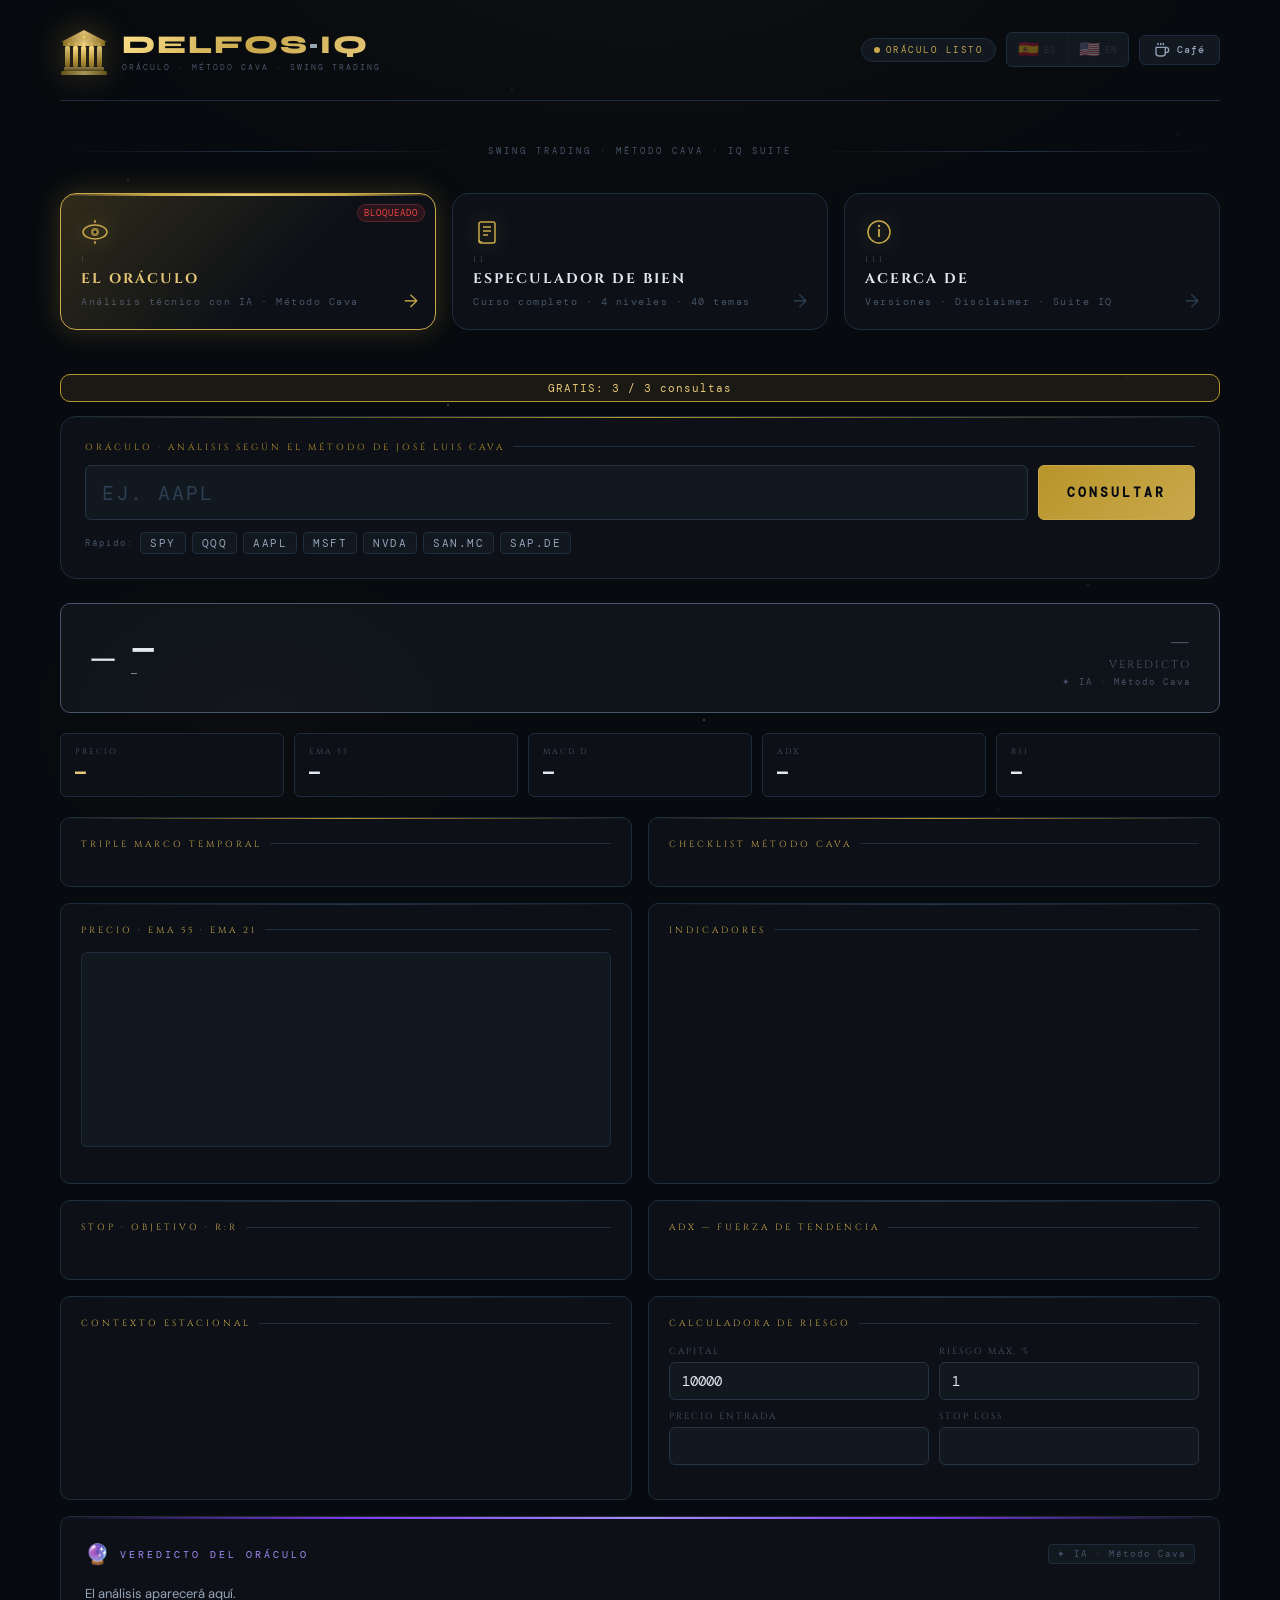
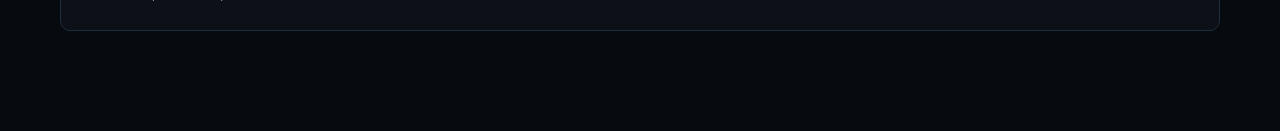
<file: delfos/index.html>
<!DOCTYPE html>
<html lang="es">
<head>
<meta charset="UTF-8">
<meta name="viewport" content="width=device-width,initial-scale=1">
<title>DELFOS·IQ — El Oráculo del Swing Trading</title>
<link rel="preconnect" href="https://fonts.googleapis.com">
<link rel="preconnect" href="https://fonts.gstatic.com" crossorigin>
<link href="https://fonts.googleapis.com/css2?family=DM+Sans:wght@400;600;700&family=DM+Mono:wght@400;600&family=Syne:wght@700;800&family=Cinzel:wght@400;600;700&display=swap" rel="stylesheet">
<style>

*{box-sizing:border-box;margin:0;padding:0}
:root{
  /* Backgrounds — aligned with IQ Suite */
  --bg:#070a0e;--bg2:#0d1117;--bg3:#111820;--bg4:#161f2b;--bg5:#1e2d3d;
  --bdr:#1e2d3d;--bdr2:#253345;
  /* Oracle Amber — Delfos·IQ signature */
  --d1:#c9a84c;--d2:#e8c97a;--d3:#fde08a;--d4:#b8952a;--d5:#8a6e1e;
  --d1a:rgba(201,168,76,.12);--d1b:rgba(201,168,76,.08);--d1c:rgba(201,168,76,.04);
  --glow-d:0 0 28px rgba(201,168,76,.25);--glow-d2:0 0 48px rgba(201,168,76,.35);
  /* Signal colors */
  --bull:#22c55e;--bear:#ef4444;--warn:#f59e0b;--neut:#475569;
  --bull-a:rgba(34,197,94,.15);--bear-a:rgba(239,68,68,.15);--warn-a:rgba(245,158,11,.15);
  /* Text — aligned with IQ Suite */
  --tx:#e2e8f0;--tx2:#94a3b8;--tx3:#475569;--tx4:#2d3f52;
  /* Misc */
  --r:6px;--r2:10px;--r3:16px;
  /* Typography — DM Sans · DM Mono · Syne (suite) + Cinzel (oracle accent) */
  --ff-oracle:"Cinzel",serif;
  --ff-data:'DM Mono',monospace;
  --ff-body:'DM Sans',sans-serif;
  --ff-display:'Syne',sans-serif;
}

/* ── BASE ─────────────────────────────────────── */
html{scroll-behavior:smooth}
body{
  background:var(--bg);
  color:var(--tx);
  font-family:var(--ff-body);
  min-height:100vh;
  overflow-x:hidden;
}

/* ── CONSTELLATION BG ────────────────────────── */
.cosmos{
  position:fixed;inset:0;z-index:0;
  background:
    radial-gradient(ellipse 80% 60% at 50% -10%, rgba(201,168,76,.04) 0%, transparent 60%),
    radial-gradient(ellipse 40% 40% at 20% 80%, rgba(201,168,76,.02) 0%, transparent 50%),
    var(--bg);
  pointer-events:none;
}
.cosmos::before{
  content:'';position:absolute;inset:0;
  background-image:
    radial-gradient(1px 1px at 10% 20%, rgba(201,168,76,.5) 0%, transparent 100%),
    radial-gradient(1px 1px at 25% 60%, rgba(201,168,76,.3) 0%, transparent 100%),
    radial-gradient(1px 1px at 40% 10%, rgba(201,168,76,.4) 0%, transparent 100%),
    radial-gradient(1.5px 1.5px at 55% 80%, rgba(201,168,76,.6) 0%, transparent 100%),
    radial-gradient(1px 1px at 70% 35%, rgba(201,168,76,.3) 0%, transparent 100%),
    radial-gradient(1px 1px at 85% 65%, rgba(201,168,76,.4) 0%, transparent 100%),
    radial-gradient(1px 1px at 92% 15%, rgba(201,168,76,.25) 0%, transparent 100%),
    radial-gradient(1px 1px at 15% 85%, rgba(201,168,76,.3) 0%, transparent 100%),
    radial-gradient(1.5px 1.5px at 35% 45%, rgba(201,168,76,.5) 0%, transparent 100%),
    radial-gradient(1px 1px at 60% 55%, rgba(201,168,76,.25) 0%, transparent 100%),
    radial-gradient(1px 1px at 78% 90%, rgba(201,168,76,.3) 0%, transparent 100%),
    radial-gradient(1px 1px at 5% 50%, rgba(201,168,76,.25) 0%, transparent 100%),
    radial-gradient(1.5px 1.5px at 48% 28%, rgba(201,168,76,.4) 0%, transparent 100%),
    radial-gradient(1px 1px at 88% 42%, rgba(201,168,76,.25) 0%, transparent 100%);
  animation:twinkle 8s ease-in-out infinite alternate;
}
@keyframes twinkle{0%{opacity:.5}100%{opacity:1}}

/* ── WRAP ────────────────────────────────────── */
.wrap{position:relative;z-index:1;max-width:1200px;margin:0 auto;padding:28px 20px 80px}

/* ── HEADER ──────────────────────────────────── */
.hdr{
  display:flex;align-items:flex-start;justify-content:space-between;
  gap:20px;margin-bottom:44px;flex-wrap:wrap;
  padding-bottom:24px;
  border-bottom:1px solid var(--bdr);
}
.hdr-brand{display:flex;align-items:center;gap:14px}
.logo-svg{filter:drop-shadow(0 0 16px rgba(201,168,76,.4));flex-shrink:0}
.brand-text{}
.brand-name{
  font-family:var(--ff-display);
  font-size:clamp(18px,2vw,26px);letter-spacing:2px;font-weight:800;
  background:linear-gradient(135deg,var(--d3),var(--d1),var(--d2));
  -webkit-background-clip:text;-webkit-text-fill-color:transparent;background-clip:text;
  line-height:1;
}
.brand-name span{color:var(--tx);-webkit-text-fill-color:var(--tx2)}
.brand-tagline{
  font-family:var(--ff-data);
  font-size:8px;letter-spacing:2px;color:var(--tx3);
  text-transform:uppercase;margin-top:5px;font-weight:400;
}
.hdr-right{display:flex;align-items:center;gap:10px;flex-wrap:wrap;margin-top:4px}
.status-pill{
  display:flex;align-items:center;gap:6px;
  background:var(--bg3);border:1px solid var(--bdr);border-radius:20px;
  padding:5px 12px;font-size:9px;color:var(--tx3);letter-spacing:2px;
}
.status-dot{width:6px;height:6px;border-radius:50%;background:var(--d1);animation:pulse-gold 2.5s infinite}
@keyframes pulse-gold{0%,100%{opacity:1;box-shadow:0 0 8px var(--d1)}50%{opacity:.4;box-shadow:none}}
.lang-sw{
  display:flex;background:var(--bg3);
  border:1px solid var(--bdr);border-radius:var(--r);overflow:hidden;
}
.lang-btn{
  background:none;border:none;border-right:1px solid var(--bdr);
  cursor:pointer;padding:6px 11px;font-size:17px;
  transition:all .2s;opacity:.35;display:flex;align-items:center;gap:5px;
}
.lang-btn:last-child{border-right:none}
.lang-btn:hover{opacity:.7;background:rgba(255,255,255,.04)}
.lang-btn.active{opacity:1;background:var(--d1b)}
.lang-code{font-size:9px;color:var(--tx3);letter-spacing:1px;font-family:var(--ff-data)}
.lang-btn.active .lang-code{color:var(--d1)}
.kofi-btn{
  display:flex;align-items:center;gap:7px;
  background:var(--bg3);border:1px solid var(--bdr);border-radius:var(--r);
  padding:6px 14px;font-family:var(--ff-data);font-size:10px;font-weight:500;
  color:var(--tx2);letter-spacing:1px;cursor:pointer;text-decoration:none;
  transition:all .2s;
}
.kofi-btn:hover{border-color:var(--d1);color:var(--d2);background:var(--d1c)}
.spill{
  font-family:var(--ff-data);font-size:9px;letter-spacing:2.5px;
  color:var(--d1);animation:flicker 4s ease-in-out infinite alternate;
  text-transform:uppercase;
}
@keyframes flicker{0%{opacity:1}40%{opacity:.7}60%{opacity:1}80%{opacity:.8}100%{opacity:1}}

/* ── ORACLE EYEBROW ──────────────────────────── */
.oracle-eyebrow{
  text-align:center;margin-bottom:36px;
  font-family:var(--ff-data);font-size:9px;letter-spacing:3px;
  color:var(--tx3);text-transform:uppercase;
  display:flex;align-items:center;justify-content:center;gap:16px;
}
.oracle-eyebrow::before,.oracle-eyebrow::after{
  content:'';flex:1;height:1px;
  background:linear-gradient(90deg,transparent,var(--bdr2),transparent);
}

/* ── NAV CARDS ───────────────────────────────── */
.nav-cards{
  display:grid;
  grid-template-columns:repeat(3,1fr);
  gap:16px;margin-bottom:44px;
}
.nav-card{
  position:relative;overflow:hidden;
  background:var(--bg2);
  border:1px solid var(--bdr);border-radius:var(--r3);
  padding:24px 20px 20px;
  cursor:pointer;transition:all .3s;
  text-align:left;
}
.nav-card::before{
  content:'';position:absolute;inset:0;
  background:linear-gradient(135deg,var(--d1a),transparent 60%);
  opacity:0;transition:opacity .3s;
}
.nav-card:hover{border-color:var(--bdr2);transform:translateY(-2px);box-shadow:0 8px 32px rgba(0,0,0,.4)}
.nav-card:hover::before{opacity:1}
.nav-card.on{
  border-color:var(--d1);
  background:linear-gradient(135deg,rgba(201,168,76,.1) 0%,var(--bg2) 60%);
  box-shadow:var(--glow-d),inset 0 1px 0 rgba(201,168,76,.2);
}
.nav-card.on::before{opacity:1}
.nc-glyph{
  font-size:28px;margin-bottom:12px;display:block;
  filter:drop-shadow(0 0 8px rgba(201,168,76,.25));
}
.nc-num{
  font-family:var(--ff-oracle);font-size:8px;letter-spacing:4px;
  color:var(--tx3);text-transform:uppercase;margin-bottom:6px;
}
.nc-title{
  font-family:var(--ff-oracle);font-size:14px;font-weight:700;
  color:var(--tx);letter-spacing:2px;line-height:1.2;margin-bottom:6px;
  text-transform:uppercase;
}
.nav-card.on .nc-title{color:var(--d2)}
.nc-sub{font-size:10px;color:var(--tx3);letter-spacing:1.5px;font-family:var(--ff-data);line-height:1.5}
.nc-arrow{
  position:absolute;bottom:16px;right:20px;
  font-size:18px;color:var(--tx4);transition:all .3s;
}
.nav-card.on .nc-arrow,.nav-card:hover .nc-arrow{color:var(--d1);transform:translateX(3px)}
.nc-active-bar{
  position:absolute;top:0;left:0;right:0;height:2px;
  background:linear-gradient(90deg,transparent,var(--d1),var(--d2),var(--d1),transparent);
  opacity:0;transition:opacity .3s;
}
.nav-card.on .nc-active-bar{opacity:1}

/* ── VIEWS ───────────────────────────────────── */
.view{display:none}
.view.on{display:block;animation:fadeUp .4s ease}
@keyframes fadeUp{from{opacity:0;transform:translateY(12px)}to{opacity:1;transform:translateY(0)}}

/* ── SECTION TITLE ───────────────────────────── */
.sec-hdr{
  display:flex;align-items:center;gap:16px;margin-bottom:28px;flex-wrap:wrap;
}
.sec-hdr-left{display:flex;align-items:center;gap:12px}
.sec-eyebrow{
  font-family:var(--ff-oracle);font-size:9px;letter-spacing:4px;
  color:var(--d1);text-transform:uppercase;margin-bottom:4px;
}
.sec-title{
  font-family:var(--ff-oracle);font-size:22px;font-weight:700;
  color:var(--tx);letter-spacing:2px;
}
.sec-divider{flex:1;height:1px;background:linear-gradient(90deg,var(--bdr2),transparent)}

/* ── TICKER SEARCH ───────────────────────────── */
.search-area{
  background:var(--bg2);border:1px solid var(--bdr);
  border-radius:var(--r3);padding:24px;margin-bottom:24px;
  position:relative;overflow:hidden;
}
.search-area::before{
  content:'';position:absolute;top:0;left:0;right:0;height:1px;
  background:linear-gradient(90deg,transparent,var(--d4),transparent);
}
.search-eyebrow{
  font-family:var(--ff-oracle);font-size:9px;letter-spacing:3px;
  color:var(--d4);text-transform:uppercase;margin-bottom:12px;
  display:flex;align-items:center;gap:8px;
}
.search-eyebrow::after{content:'';flex:1;height:1px;background:var(--bdr)}
.search-row{display:flex;gap:10px;align-items:stretch;flex-wrap:wrap}
.ticker-wrap{position:relative;flex:1;min-width:200px}
input[type="text"].ticker-input{
  width:100%;background:var(--bg3);
  border:1px solid var(--bdr2);border-radius:var(--r);
  padding:12px 16px;
  font-family:var(--ff-data);font-size:22px;letter-spacing:3px;
  color:var(--d2);
  outline:none;transition:all .2s;text-transform:uppercase;
}
input[type="text"].ticker-input:focus{border-color:var(--d1);box-shadow:0 0 0 3px var(--d1c)}
input[type="text"].ticker-input::placeholder{color:var(--tx4);font-size:20px;letter-spacing:2px}
.ticker-hint{
  font-size:10px;color:var(--tx3);letter-spacing:1px;
  padding:5px 4px 0;font-family:var(--ff-data);
}
.btn-analyze{
  background:linear-gradient(135deg,var(--d4),var(--d1));
  border:1px solid var(--d1);border-radius:var(--r);
  padding:12px 28px;
  font-family:var(--ff-data);font-size:13px;letter-spacing:3px;
  color:#050810;cursor:pointer;transition:all .2s;white-space:nowrap;
  font-weight:700;
}
.btn-analyze:hover{
  background:linear-gradient(135deg,var(--d1),var(--d3));
  box-shadow:var(--glow-d);transform:translateY(-1px);
}
.quick-tickers{display:flex;gap:6px;flex-wrap:wrap;margin-top:12px;align-items:center}
.qt-lbl{font-size:9px;color:var(--tx3);letter-spacing:2px;font-family:var(--ff-data)}
.qt-pill{
  background:var(--bg3);border:1px solid var(--bdr);border-radius:4px;
  padding:3px 9px;font-family:var(--ff-data);font-size:11px;letter-spacing:1.5px;
  color:var(--tx2);cursor:pointer;transition:all .2s;
}
.qt-pill:hover{border-color:var(--d4);color:var(--d2);background:var(--d1c)}

/* ── LOADING / ERROR ─────────────────────────── */
.loading-area,.error-area{
  background:var(--bg2);border:1px solid var(--bdr);border-radius:var(--r2);
  padding:32px;text-align:center;margin-bottom:24px;display:none;
}
.loading-area{border-color:var(--d4)}
.ld-glyph{font-size:32px;animation:spin 2s linear infinite;display:block;margin-bottom:12px}
@keyframes spin{from{transform:rotate(0deg)}to{transform:rotate(360deg)}}
.ld-txt{font-family:var(--ff-oracle);font-size:11px;letter-spacing:3px;color:var(--d1)}
.ld-step{font-size:10px;color:var(--tx3);margin-top:8px;font-family:var(--ff-data)}
.error-area{border-color:var(--bear)}
.err-txt{font-family:var(--ff-oracle);font-size:12px;letter-spacing:2px;color:var(--bear)}
.err-detail{font-size:10px;color:var(--tx3);margin-top:8px;font-family:var(--ff-data)}

/* ── RESULT AREA ─────────────────────────────── */
#result-area{display:none}

/* ── SIGNAL BANNER ───────────────────────────── */
.signal-banner{
  border-radius:var(--r2);padding:24px 28px;margin-bottom:20px;
  position:relative;overflow:hidden;
  border-width:1px;border-style:solid;
}
.sig-buy{background:rgba(34,197,94,.1);border-color:var(--bull)}
.sig-sell{background:rgba(239,68,68,.1);border-color:var(--bear)}
.sig-watch_buy{background:rgba(201,168,76,.1);border-color:var(--d1)}
.sig-watch_sell{background:rgba(245,158,11,.1);border-color:var(--warn)}
.sig-neutral{background:rgba(71,85,105,.15);border-color:var(--neut)}
.sig-top{display:flex;align-items:center;gap:14px;flex-wrap:wrap}
.sig-icon{font-size:32px;flex-shrink:0}
.sig-main{}
.sig-label{
  font-family:var(--ff-display);font-size:26px;font-weight:800;
  letter-spacing:3px;line-height:1;
}
.sig-sub{font-size:10px;color:var(--tx2);letter-spacing:2px;margin-top:5px;font-family:var(--ff-data)}
.sig-strength{
  margin-left:auto;text-align:right;
  font-family:var(--ff-oracle);font-size:11px;letter-spacing:2px;color:var(--tx3);
}
.sig-str-val{font-size:22px;font-weight:700;display:block}

/* ── KPI STRIP ───────────────────────────────── */
.kpi-strip{
  display:flex;gap:10px;flex-wrap:wrap;margin-bottom:20px;
}
.kpi{
  flex:1;min-width:100px;
  background:var(--bg2);border:1px solid var(--bdr);border-radius:var(--r);
  padding:12px 14px;
}
.kpi-lbl{font-size:8px;color:var(--tx3);letter-spacing:2px;text-transform:uppercase;font-family:var(--ff-oracle);margin-bottom:5px}
.kpi-val{font-family:var(--ff-data);font-size:17px;font-weight:700;color:var(--tx);letter-spacing:1px}
.kpi-val.bull{color:var(--bull)}
.kpi-val.bear{color:var(--bear)}
.kpi-val.gold{color:var(--d2)}

/* ── DASHBOARD GRID ──────────────────────────── */
.db-grid{display:grid;grid-template-columns:1fr 1fr;gap:16px;margin-bottom:20px}
.db-grid.triple{grid-template-columns:1fr 1fr 1fr}
.db-grid.single{grid-template-columns:1fr}
@media(max-width:700px){.db-grid,.db-grid.triple{grid-template-columns:1fr}}

/* ── PANEL ───────────────────────────────────── */
.panel{
  background:var(--bg2);border:1px solid var(--bdr);
  border-radius:var(--r2);padding:20px;
  position:relative;overflow:hidden;
}
.panel::before{
  content:'';position:absolute;top:0;left:0;right:0;height:1px;
  background:linear-gradient(90deg,transparent,var(--bdr2),transparent);
}
.panel.gold-border::before{background:linear-gradient(90deg,transparent,var(--d4),transparent)}
.panel-title{
  font-family:var(--ff-oracle);font-size:9px;letter-spacing:3px;
  color:var(--d1);text-transform:uppercase;margin-bottom:16px;
  display:flex;align-items:center;gap:8px;
}
.panel-title::after{content:'';flex:1;height:1px;background:var(--bdr)}

/* ── TIMEFRAME GRID ──────────────────────────── */
.tf-grid{display:flex;gap:8px;flex-wrap:wrap}
.tf-card{
  flex:1;min-width:120px;
  background:var(--bg3);border:1px solid var(--bdr);border-radius:var(--r);
  padding:14px;text-align:center;
}
.tf-period{font-family:var(--ff-oracle);font-size:8px;letter-spacing:3px;color:var(--tx3);margin-bottom:8px}
.tf-signal{font-family:var(--ff-oracle);font-size:12px;font-weight:700;letter-spacing:1px}
.tf-signal.bull{color:var(--bull)}
.tf-signal.bear{color:var(--bear)}
.tf-signal.neut{color:var(--neut)}
.tf-desc{font-size:9px;color:var(--tx3);margin-top:5px;font-family:var(--ff-data)}
.tf-dot{width:8px;height:8px;border-radius:50%;margin:0 auto 8px}
.tf-dot.bull{background:var(--bull);box-shadow:0 0 8px var(--bull)}
.tf-dot.bear{background:var(--bear);box-shadow:0 0 8px var(--bear)}
.tf-dot.neut{background:var(--neut)}

/* ── CHECKLIST ───────────────────────────────── */
.ck-list{display:flex;flex-direction:column;gap:6px}
.ck-item{
  display:flex;align-items:center;gap:10px;
  background:var(--bg3);border-radius:var(--r);
  padding:9px 12px;font-size:11px;font-family:var(--ff-data);color:var(--tx2);
}
.ck-badge{
  width:20px;height:20px;border-radius:50%;flex-shrink:0;
  display:flex;align-items:center;justify-content:center;font-size:11px;
}
.ck-badge.pass{background:rgba(34,197,94,.2);color:var(--bull)}
.ck-badge.fail{background:rgba(239,68,68,.2);color:var(--bear)}
.ck-badge.warn{background:rgba(245,158,11,.2);color:var(--warn)}
.ck-item.pass{border-left:2px solid var(--bull)}
.ck-item.fail{border-left:2px solid var(--bear)}
.ck-item.warn{border-left:2px solid var(--warn)}

/* ── SVG CHART ───────────────────────────────── */
.chart-wrap{
  background:var(--bg3);border-radius:var(--r);
  overflow:hidden;border:1px solid var(--bdr);
}
#chart-svg{width:100%;height:auto;display:block}

/* ── INDICATORS ──────────────────────────────── */
.ind-list{display:flex;flex-direction:column;gap:14px}
.ind-row{display:flex;flex-direction:column;gap:6px}
.ind-header{display:flex;justify-content:space-between;align-items:center}
.ind-name{font-family:var(--ff-oracle);font-size:9px;letter-spacing:2px;color:var(--tx3);text-transform:uppercase}
.ind-val{font-family:var(--ff-data);font-size:14px;font-weight:700}
.ind-state{font-size:9px;color:var(--tx3);font-family:var(--ff-data);letter-spacing:1px}
.ind-bar-bg{height:6px;background:var(--bg4);border-radius:3px;overflow:hidden}
.ind-bar-fill{height:100%;border-radius:3px;transition:width .6s ease}
.ind-bar-fill.bull{background:var(--bull)}
.ind-bar-fill.bear{background:var(--bear)}
.ind-bar-fill.warn{background:var(--warn)}
.ind-bar-fill.gold{background:var(--d1)}

/* ── STOP/TARGET ─────────────────────────────── */
.st-grid{display:grid;grid-template-columns:repeat(3,1fr);gap:10px}
.st-cell{background:var(--bg3);border-radius:var(--r);padding:14px;text-align:center}
.st-lbl{font-family:var(--ff-oracle);font-size:8px;letter-spacing:2px;color:var(--tx3);margin-bottom:6px}
.st-val{font-family:var(--ff-data);font-size:18px;font-weight:700}
.st-desc{font-size:9px;color:var(--tx3);margin-top:4px;font-family:var(--ff-data)}
.st-cell.stop{border-top:2px solid var(--bear)}
.st-cell.tgt{border-top:2px solid var(--bull)}
.st-cell.rr{border-top:2px solid var(--d1)}

/* ── ADX ─────────────────────────────────────── */
.adx-panel{}
.adx-main{
  display:flex;align-items:center;gap:16px;
  background:var(--bg3);border-radius:var(--r);padding:14px;margin-bottom:12px;
}
.adx-val{font-family:var(--ff-data);font-size:32px;font-weight:700;color:var(--d2)}
.adx-label{font-family:var(--ff-oracle);font-size:10px;letter-spacing:2px}
.adx-di{display:flex;gap:8px;flex-wrap:wrap}
.di-pill{
  flex:1;background:var(--bg3);border-radius:var(--r);padding:10px 12px;text-align:center;
}
.di-lbl{font-size:9px;font-family:var(--ff-oracle);letter-spacing:2px;color:var(--tx3);margin-bottom:4px}
.di-val{font-family:var(--ff-data);font-size:16px;font-weight:700}

/* ── SEASONAL ────────────────────────────────── */
.month-grid{display:grid;grid-template-columns:repeat(6,1fr);gap:6px;margin-top:10px}
.month-cell{
  background:var(--bg3);border-radius:var(--r);padding:8px 6px;text-align:center;
}
.month-cell.active{border:1px solid var(--d1);background:var(--d1c)}
.month-name{font-family:var(--ff-oracle);font-size:8px;letter-spacing:1px;color:var(--tx3);margin-bottom:4px}
.month-ret{font-family:var(--ff-data);font-size:11px;font-weight:700}
.pres-cycle{
  display:flex;gap:6px;flex-wrap:wrap;margin-bottom:12px;
}
.pres-pill{
  flex:1;min-width:100px;
  background:var(--bg3);border-radius:var(--r);padding:8px 10px;text-align:center;
  font-size:9px;color:var(--tx3);font-family:var(--ff-data);
}
.pres-pill.active{border:1px solid var(--d1);color:var(--d2)}

/* ── RISK CALCULATOR ─────────────────────────── */
.risk-inputs{display:grid;grid-template-columns:repeat(2,1fr);gap:10px;margin-bottom:14px}
.risk-field{}
.risk-lbl{font-size:9px;color:var(--tx3);letter-spacing:2px;font-family:var(--ff-oracle);margin-bottom:5px;text-transform:uppercase}
.risk-input{
  width:100%;background:var(--bg3);border:1px solid var(--bdr2);border-radius:var(--r);
  padding:9px 12px;font-family:var(--ff-data);font-size:14px;color:var(--tx);
  outline:none;transition:all .2s;
}
.risk-input:focus{border-color:var(--d1)}
.risk-results{margin-top:10px}
.risk-row{
  display:flex;justify-content:space-between;align-items:center;
  padding:7px 0;border-bottom:1px solid var(--bdr);font-size:11px;font-family:var(--ff-data);
}
.risk-row:last-child{border-bottom:none}
.rk-k{color:var(--tx3);letter-spacing:1px}
.rk-v{color:var(--d2);font-weight:700;text-align:right}

/* ── AI NARRATIVE ────────────────────────────── */
.ai-panel{
  background:var(--bg2);border:1px solid var(--bdr);border-radius:var(--r2);
  padding:24px;position:relative;overflow:hidden;margin-bottom:20px;
}
.ai-panel::before{
  content:'';position:absolute;top:0;left:0;right:0;height:2px;
  background:linear-gradient(90deg,transparent,#7C3AED,#A78BFA,#7C3AED,transparent);
}
.ai-header{display:flex;align-items:center;gap:10px;margin-bottom:16px;flex-wrap:wrap}
.ai-icon{font-size:20px}
.ai-title{font-family:var(--ff-data);font-size:10px;letter-spacing:3px;color:#A78BFA;text-transform:uppercase}
.ai-tag{
  margin-left:auto;font-size:9px;color:var(--tx3);letter-spacing:2px;
  font-family:var(--ff-data);
  background:var(--bg3);border:1px solid var(--bdr);border-radius:4px;padding:3px 8px;
}
.ai-txt{
  font-family:var(--ff-body);font-size:13px;line-height:1.75;color:var(--tx2);
}
.ai-txt p{margin-bottom:10px}
.ai-txt p:last-child{margin-bottom:0}

/* ══ COURSE ═══════════════════════════════════ */
.course-hero{
  background:var(--bg2);border:1px solid var(--bdr);
  border-radius:var(--r3);padding:32px 28px;margin-bottom:28px;
  position:relative;overflow:hidden;
  text-align:center;
}
.course-hero::before{
  content:'';position:absolute;inset:0;
  background:radial-gradient(ellipse 70% 50% at 50% 0%, rgba(201,168,76,.08) 0%, transparent 70%);
  pointer-events:none;
}
.course-hero-ey{font-family:var(--ff-oracle);font-size:10px;letter-spacing:5px;color:var(--d4);margin-bottom:8px}
.course-hero-h{font-family:var(--ff-oracle);font-size:28px;font-weight:700;color:var(--tx);margin-bottom:12px;letter-spacing:2px}
.course-hero-p{font-family:var(--ff-body);font-size:13px;color:var(--tx2);max-width:600px;margin:0 auto 20px;line-height:1.6}
.course-stats{display:flex;justify-content:center;gap:24px;flex-wrap:wrap}
.c-stat{text-align:center}
.c-stat-n{font-family:var(--ff-oracle);font-size:24px;font-weight:700;color:var(--d2);display:block}
.c-stat-l{font-size:9px;color:var(--tx3);letter-spacing:2px;font-family:var(--ff-data)}
.course-progress-bar-wrap{
  background:var(--bg3);border-radius:10px;height:6px;
  margin:20px 0 8px;overflow:hidden;border:1px solid var(--bdr);
}
#global-progress{height:100%;border-radius:10px;background:linear-gradient(90deg,var(--d5),var(--d1));transition:width .6s;width:0}
#progress-label{font-size:10px;color:var(--tx3);letter-spacing:1px;font-family:var(--ff-data)}

/* ── LEVEL SECTION ───────────────────────────── */
#course-container{display:flex;flex-direction:column;gap:16px}
.level-section{background:var(--bg2);border:1px solid var(--bdr);border-radius:var(--r3);overflow:hidden}
.level-hdr{
  display:flex;align-items:center;gap:16px;padding:20px 24px;
  cursor:pointer;transition:background .2s;flex-wrap:wrap;
}
.level-hdr:hover{background:rgba(255,255,255,.02)}
.level-num{
  font-family:var(--ff-oracle);font-size:36px;font-weight:900;
  color:var(--bdr2);line-height:1;flex-shrink:0;min-width:44px;
}
.level-badge{
  display:inline-block;border-radius:4px;padding:3px 9px;
  font-family:var(--ff-oracle);font-size:8px;letter-spacing:3px;
  font-weight:700;margin-bottom:4px;
}
.level-badge.beginner{background:rgba(34,197,94,.15);color:var(--bull);border:1px solid rgba(34,197,94,.3)}
.level-badge.intermediate{background:rgba(245,158,11,.15);color:var(--warn);border:1px solid rgba(245,158,11,.3)}
.level-badge.advanced{background:rgba(167,139,250,.15);color:#a78bfa;border:1px solid rgba(167,139,250,.3)}
.level-badge.ejemplos{background:rgba(34,211,238,.15);color:#22D3EE;border:1px solid rgba(34,211,238,.3)}
.level-title{font-family:var(--ff-oracle);font-size:15px;font-weight:700;color:var(--tx);letter-spacing:1px}
.level-sub{font-size:10px;color:var(--tx3);font-family:var(--ff-data);margin-top:2px;letter-spacing:1px}
.level-meta{margin-left:auto;text-align:right;font-size:10px;color:var(--tx3);font-family:var(--ff-data)}
.level-meta strong{color:var(--d1)}
.lm-bar{
  width:100px;height:4px;background:var(--bg4);border-radius:2px;overflow:hidden;
  margin:5px 0;margin-left:auto;
}
.lm-fill{height:100%;border-radius:2px;background:linear-gradient(90deg,var(--d5),var(--d1));transition:width .6s}
.level-toggle{
  font-size:9px;color:var(--tx3);letter-spacing:2px;margin-top:4px;
  cursor:pointer;font-family:var(--ff-data);text-transform:uppercase;
}

/* ── LEVEL BODY ──────────────────────────────── */
.level-body{display:none;border-top:1px solid var(--bdr)}
.level-body.open{display:block}

/* ── TOPIC ROW ───────────────────────────────── */
.topic-row{
  display:flex;align-items:center;gap:12px;
  padding:13px 24px;border-bottom:1px solid var(--bdr);
  cursor:pointer;transition:background .2s;
}
.topic-row:last-of-type{border-bottom:none}
.topic-row:hover{background:rgba(255,255,255,.02)}
.topic-row.done{opacity:.65}
.topic-num{
  font-family:var(--ff-oracle);font-size:10px;color:var(--tx4);
  min-width:28px;flex-shrink:0;
}
.topic-check{
  width:18px;height:18px;border-radius:50%;
  border:1px solid var(--bdr2);flex-shrink:0;
  display:flex;align-items:center;justify-content:center;
  font-size:10px;transition:all .2s;
}
.topic-check.done{background:rgba(34,197,94,.2);border-color:var(--bull);color:var(--bull)}
.topic-info{flex:1;min-width:0}
.topic-title{font-family:var(--ff-oracle);font-size:12px;color:var(--tx);letter-spacing:.5px;margin-bottom:2px}
.topic-meta{font-size:9px;color:var(--tx3);font-family:var(--ff-data);display:flex;gap:10px;align-items:center}
.topic-cta{font-family:var(--ff-oracle);font-size:9px;color:var(--tx4);letter-spacing:2px;flex-shrink:0;transition:color .2s}
.topic-row:hover .topic-cta{color:var(--d1)}

/* ── TOPIC DETAIL ────────────────────────────── */
.topic-detail{display:none;border-bottom:1px solid var(--bdr)}
.topic-detail.open{display:block}
.td-inner{padding:24px;background:var(--bg3)}
.td-hdr{display:flex;justify-content:space-between;align-items:flex-start;margin-bottom:16px;flex-wrap:wrap;gap:10px}
.td-title{font-family:var(--ff-oracle);font-size:16px;font-weight:700;color:var(--tx);letter-spacing:1px;margin-bottom:4px}
.td-meta{font-size:9px;color:var(--tx3);font-family:var(--ff-data);letter-spacing:1px}
.td-close{
  background:var(--bg2);border:1px solid var(--bdr);border-radius:var(--r);
  padding:5px 12px;font-size:10px;color:var(--tx3);cursor:pointer;font-family:var(--ff-data);
  letter-spacing:1px;transition:all .2s;
}
.td-close:hover{border-color:var(--d4);color:var(--d2)}
.td-summary{font-family:var(--ff-body);font-size:13px;line-height:1.7;color:var(--tx2);margin-bottom:16px}
.td-concepts{display:flex;flex-wrap:wrap;gap:6px;margin-bottom:16px}
.td-concept{
  background:var(--bg4);border:1px solid var(--bdr);border-radius:4px;
  padding:3px 9px;font-size:10px;color:var(--tx3);font-family:var(--ff-data);
}
.td-quote{
  background:var(--bg2);border-left:2px solid var(--d4);border-radius:0 var(--r) var(--r) 0;
  padding:12px 16px;font-family:var(--ff-body);font-size:12px;
  font-style:italic;color:var(--tx2);line-height:1.6;margin-bottom:16px;
}
.tutor-box{background:var(--bg2);border:1px solid var(--bdr);border-radius:var(--r2);padding:16px;margin-bottom:14px}
.tutor-hdr{display:flex;align-items:center;gap:8px;margin-bottom:10px}
.tutor-lbl{font-family:var(--ff-oracle);font-size:9px;letter-spacing:2px;color:var(--tx3);text-transform:uppercase}
.tutor-row{display:flex;gap:8px}
.tutor-input{
  flex:1;background:var(--bg3);border:1px solid var(--bdr2);border-radius:var(--r);
  padding:8px 12px;font-family:var(--ff-data);font-size:11px;color:var(--tx);outline:none;
  transition:border-color .2s;
}
.tutor-input:focus{border-color:var(--d1)}
.tutor-send{
  background:var(--d1b);border:1px solid var(--d4);border-radius:var(--r);
  padding:8px 14px;font-family:var(--ff-oracle);font-size:9px;letter-spacing:2px;
  color:var(--d2);cursor:pointer;transition:all .2s;text-transform:uppercase;
}
.tutor-send:hover{background:var(--d1a);border-color:var(--d2)}
.tutor-resp{font-size:10px;color:var(--tx3);margin-top:8px;line-height:1.6;font-family:var(--ff-data)}
.td-actions{display:flex;gap:8px;flex-wrap:wrap}
.btn-done{
  background:rgba(34,197,94,.12);border:1px solid rgba(34,197,94,.3);
  border-radius:var(--r);padding:8px 18px;
  font-family:var(--ff-oracle);font-size:9px;letter-spacing:2px;
  color:var(--bull);cursor:pointer;transition:all .2s;text-transform:uppercase;
}
.btn-done:hover{background:rgba(34,197,94,.2)}
.btn-done[data-done="1"]{background:rgba(34,197,94,.2);border-color:var(--bull)}

/* ══ ABOUT ════════════════════════════════════ */
.about-grid{display:grid;grid-template-columns:repeat(3,1fr);gap:16px;margin-bottom:28px}
@media(max-width:700px){.about-grid{grid-template-columns:1fr}}
.about-app-card{
  background:var(--bg2);border:1px solid var(--bdr);border-radius:var(--r2);
  padding:20px;text-align:center;cursor:pointer;transition:all .2s;text-decoration:none;
}
.about-app-card:hover{transform:translateY(-2px);box-shadow:0 8px 24px rgba(0,0,0,.3)}
.about-app-card.delfos{border-color:var(--d1);background:var(--d1c)}
.aac-icon{font-size:28px;margin-bottom:8px;display:block}
.aac-name{font-family:var(--ff-oracle);font-size:14px;font-weight:700;color:var(--tx);letter-spacing:2px;margin-bottom:4px}
.aac-desc{font-size:10px;color:var(--tx3);font-family:var(--ff-data);letter-spacing:1px;line-height:1.4}
.about-section-title{
  font-family:var(--ff-oracle);font-size:12px;letter-spacing:4px;color:var(--d1);
  text-transform:uppercase;margin:28px 0 16px;
  display:flex;align-items:center;gap:12px;
}
.about-section-title::after{content:'';flex:1;height:1px;background:var(--bdr2)}
.about-text{
  font-family:var(--ff-body);font-size:13px;line-height:1.75;
  color:var(--tx2);margin-bottom:20px;
}
.version-entry{
  border-left:2px solid var(--bdr2);padding-left:16px;margin-bottom:16px;
}
.version-entry.latest{border-left-color:var(--d1)}
.ver-tag{
  display:inline-block;background:var(--d1b);border:1px solid var(--d4);
  border-radius:4px;padding:2px 8px;
  font-family:var(--ff-oracle);font-size:9px;letter-spacing:2px;color:var(--d2);
  margin-bottom:5px;
}
.ver-title{font-family:var(--ff-oracle);font-size:12px;color:var(--tx);margin-bottom:5px;letter-spacing:1px}
.ver-detail{font-size:10px;color:var(--tx3);font-family:var(--ff-data);line-height:1.6}
.disclaimer-box{
  background:var(--bg2);border:1px solid var(--bdr);border-radius:var(--r2);
  padding:24px;position:relative;overflow:hidden;
}
.disclaimer-box::before{content:'';position:absolute;top:0;left:0;right:0;height:2px;background:linear-gradient(90deg,transparent,var(--bear),transparent);opacity:.4}
.disc-icon{font-size:24px;margin-bottom:10px;display:block}
.disc-title{font-family:var(--ff-oracle);font-size:11px;letter-spacing:4px;color:var(--bear);margin-bottom:12px;text-transform:uppercase}
.disc-text{font-family:var(--ff-body);font-size:12px;line-height:1.75;color:var(--tx3)}

/* ── RESPONSIVE ──────────────────────────────── */
@media(max-width:760px){
  .nav-cards{grid-template-columns:1fr}
  .kpi-strip{gap:6px}
  .kpi{min-width:80px}
  .db-grid{grid-template-columns:1fr}
  .st-grid{grid-template-columns:repeat(3,1fr)}
  .month-grid{grid-template-columns:repeat(4,1fr)}
  .course-stats{gap:14px}
  .about-grid{grid-template-columns:1fr}
  .risk-inputs{grid-template-columns:1fr}
}
@media(max-width:480px){
  .brand-name{font-size:28px}
  .nav-card{padding:18px 16px 16px}
  .nc-title{font-size:13px}
  .month-grid{grid-template-columns:repeat(3,1fr)}
}
.nc-glyph-svg{display:block;margin-bottom:8px;color:var(--d1);filter:drop-shadow(0 0 10px rgba(201,168,76,.4))}

/* ── TOPIC CARD GRID ─────────────────────────────────────────────── */
.tp-grid{display:grid;grid-template-columns:repeat(auto-fill,minmax(260px,1fr));gap:14px;margin-top:8px}

.tp-card{
  background:var(--bg2);border:1px solid var(--bdr);border-radius:12px;
  padding:18px;position:relative;overflow:hidden;
  display:flex;flex-direction:column;gap:10px;
  transition:transform .15s,border-color .2s,box-shadow .2s;
}
.tp-card.tp-locked{opacity:.35;cursor:not-allowed;filter:grayscale(50%)}
.tp-card.tp-locked::after{content:'🔒';position:absolute;top:12px;right:12px;font-size:13px;opacity:.6}
.tp-card.tp-avail{cursor:pointer;border-color:var(--d4)}
.tp-card.tp-avail:hover{transform:translateY(-2px);border-color:var(--d1);box-shadow:0 6px 24px rgba(201,168,76,.15)}
.tp-card.tp-next{cursor:pointer;border-color:var(--d1);animation:cnext 2.5s ease-in-out infinite}
@keyframes cnext{0%,100%{box-shadow:0 0 0 1px rgba(201,168,76,.3)}50%{box-shadow:0 0 0 2px rgba(201,168,76,.6),0 6px 24px rgba(201,168,76,.2)}}
.tp-card.tp-next:hover{transform:translateY(-2px)}
.tp-card.tp-done{cursor:pointer;border-color:rgba(34,197,94,.3);background:linear-gradient(135deg,var(--bg2),rgba(34,197,94,.03))}
.tp-card.tp-done:hover{transform:translateY(-1px);border-color:rgba(34,197,94,.5)}

.tc-num{font-family:var(--ff-data);font-size:10px;color:var(--tx3);letter-spacing:1.5px}
.tc-title{font-family:var(--ff-oracle);font-size:12.5px;letter-spacing:.5px;color:var(--tx);line-height:1.45;flex:1}
.tc-foot{display:flex;align-items:center;justify-content:space-between;margin-top:2px}
.tc-badge{font-size:9px;font-family:var(--ff-data);letter-spacing:1.5px;padding:2px 8px;border-radius:20px}
.tc-badge.avail{background:var(--d1b);color:var(--d2)}
.tc-badge.next{background:var(--d1a);color:var(--d3);border:1px solid var(--d4)}
.tc-badge.done{background:rgba(34,197,94,.1);color:#e8c97a}
.tc-badge.locked{background:var(--bg4);color:var(--tx4)}
.tc-check{width:20px;height:20px;border-radius:50%;background:rgba(34,197,94,.12);border:1.5px solid #e8c97a;display:flex;align-items:center;justify-content:center;font-size:11px;color:#e8c97a;flex-shrink:0;position:absolute;top:12px;right:12px}

/* Level header locked state */
.lv-hdr.lv-locked{opacity:.4;pointer-events:none}

/* Detail panel */
.tp-detail-wrap{margin-top:4px}
.tp-detail{
  display:none;
  background:var(--bg3);border:1px solid var(--bdr2);border-radius:12px;
  padding:24px;animation:fadeIn .2s ease;
}
.tp-detail.open{display:block}

/* ── ORACLE LOCK SCREEN ──────────────────────────────────────────── */
#oracle-lock-screen{
  display:none;flex-direction:column;align-items:center;justify-content:center;
  min-height:55vh;text-align:center;gap:24px;padding:40px 20px;
}
#oracle-lock-screen.visible{display:flex}
.ols-glyph{font-size:56px;animation:float 3s ease-in-out infinite}
@keyframes float{0%,100%{transform:translateY(0)}50%{transform:translateY(-8px)}}
.ols-title{font-family:var(--ff-oracle);font-size:20px;letter-spacing:3px;color:var(--d1)}
.ols-sub{font-size:13px;color:var(--tx2);max-width:400px;line-height:1.7;font-family:var(--ff-body)}
.ols-progress-box{background:var(--bg3);border:1px solid var(--bdr);border-radius:10px;padding:18px 24px;width:100%;max-width:340px}
.ols-plbl{font-size:10px;color:var(--tx3);letter-spacing:1.5px;font-family:var(--ff-data);margin-bottom:8px}
.ols-pbar{background:var(--bg4);border-radius:3px;height:5px;overflow:hidden;margin-bottom:8px}
.ols-pfill{background:linear-gradient(90deg,var(--d1),var(--d3));height:5px;border-radius:3px;transition:width .4s ease}
.ols-pnum{font-family:var(--ff-data);font-size:18px;color:var(--d2);font-weight:700}
.ols-cta{
  padding:11px 26px;background:var(--d1);color:var(--bg);
  border:none;border-radius:8px;font-family:var(--ff-display);
  font-size:15px;letter-spacing:2px;cursor:pointer;transition:all .2s;
}
.ols-cta:hover{background:var(--d3);transform:translateY(-2px);box-shadow:0 6px 20px rgba(201,168,76,.3)}

/* Nav card lock indicator */
.nc-lock-pill{
  position:absolute;top:10px;right:10px;
  font-size:9px;background:rgba(239,68,68,.12);color:#ef4444;
  border:1px solid rgba(239,68,68,.25);border-radius:10px;
  padding:2px 6px;font-family:var(--ff-data);letter-spacing:1px;
  display:none;
}
.nc-lock-pill.on{display:block}

/* ── DISCLAIMER ───────────────────────────────────────── */
.disc-box{
  background:linear-gradient(135deg, rgba(239,68,68,.08) 0%, var(--bg3) 60%);
  border:1px solid rgba(239,68,68,.25);
  border-radius:14px; padding:32px;
  margin-top:8px;
}
.disc-alert{
  display:flex;align-items:center;gap:14px;
  background:rgba(239,68,68,.1);border:1.5px solid rgba(239,68,68,.4);
  border-radius:10px; padding:20px 24px; margin-bottom:24px;
}
.disc-alert-icon{font-size:32px;flex-shrink:0}
.disc-alert-text{}
.disc-alert-title{
  font-family:var(--ff-oracle);font-size:16px;letter-spacing:2px;
  color:#ef4444;margin-bottom:6px;
}
.disc-alert-body{
  font-size:13px;color:var(--tx);line-height:1.65;font-family:var(--ff-body);
}
.disc-alert-body strong{color:#ef4444;font-weight:700}
.disc-section{margin-bottom:20px}
.disc-section-title{
  font-family:var(--ff-data);font-size:10px;letter-spacing:2px;
  color:var(--tx3);text-transform:uppercase;margin-bottom:8px;
  border-bottom:1px solid var(--bdr);padding-bottom:6px;
}
.disc-body{font-size:12px;color:var(--tx2);line-height:1.7;font-family:var(--ff-body)}
.disc-body strong{color:var(--tx);font-weight:600}
.disc-body a{color:var(--d1);text-decoration:none}
.disc-footer{
  text-align:center;font-size:10px;color:var(--tx4);
  font-family:var(--ff-data);letter-spacing:1px;
  border-top:1px solid var(--bdr);padding-top:16px;margin-top:20px;
}

</style>
</head>

<body>
<div class="cosmos"></div>
<div class="wrap">

<!-- ── HEADER ──────────────────────────────────── -->
<header class="hdr">
  <div class="hdr-brand">
    <!-- Temple of Delphi logo -->
    <svg class="logo-svg" width="48" height="48" viewBox="0 0 48 48" fill="none" xmlns="http://www.w3.org/2000/svg">
      <defs>
        <linearGradient id="gAmb" x1="0" y1="0" x2="0" y2="1">
          <stop offset="0%"   stop-color="#fde08a"/>
          <stop offset="50%"  stop-color="#c9a84c"/>
          <stop offset="100%" stop-color="#8a6e1e"/>
        </linearGradient>
        <linearGradient id="gPed" x1="0" y1="0" x2="1" y2="0">
          <stop offset="0%"   stop-color="#8a6e1e"/>
          <stop offset="50%"  stop-color="#e8c97a"/>
          <stop offset="100%" stop-color="#8a6e1e"/>
        </linearGradient>
        <radialGradient id="gEye" cx="50%" cy="50%" r="50%">
          <stop offset="0%"   stop-color="#fde08a" stop-opacity=".95"/>
          <stop offset="60%"  stop-color="#c9a84c" stop-opacity=".6"/>
          <stop offset="100%" stop-color="#8a6e1e" stop-opacity="0"/>
        </radialGradient>
      </defs>
      <!-- Base steps -->
      <rect x="1"  y="43" width="46" height="4" rx="1.5" fill="url(#gPed)" opacity=".7"/>
      <rect x="4"  y="39" width="40" height="4" rx="1"   fill="url(#gAmb)" opacity=".5"/>
      <!-- 5 columns -->
      <rect x="5"  y="18" width="5" height="21" rx="1.5" fill="url(#gAmb)" opacity=".85"/>
      <rect x="13" y="18" width="5" height="21" rx="1.5" fill="url(#gAmb)"/>
      <rect x="21" y="18" width="5" height="21" rx="1.5" fill="url(#gAmb)"/>
      <rect x="29" y="18" width="5" height="21" rx="1.5" fill="url(#gAmb)"/>
      <rect x="37" y="18" width="5" height="21" rx="1.5" fill="url(#gAmb)" opacity=".85"/>
      <!-- Entablature -->
      <rect x="3"  y="14" width="42" height="4" rx="1" fill="url(#gPed)"/>
      <!-- Pediment triangle -->
      <polygon points="24,2 1,14 47,14" fill="url(#gPed)" opacity=".95"/>
      <!-- Oracle eye -->
      <ellipse cx="24" cy="9"  rx="5.5" ry="3"   fill="url(#gEye)" opacity=".8"/>
      <ellipse cx="24" cy="9"  rx="2.5" ry="1.5" fill="#c9a84c" opacity=".6"/>
      <circle  cx="24" cy="9"  r="1"              fill="#fde08a" opacity=".95"/>
      <!-- Amber accent dots on frieze -->
      <circle cx="9"  cy="16" r=".8" fill="#fde08a" opacity=".8"/>
      <circle cx="16" cy="16" r=".8" fill="#fde08a" opacity=".8"/>
      <circle cx="24" cy="16" r=".9" fill="#fde08a"/>
      <circle cx="32" cy="16" r=".8" fill="#fde08a" opacity=".8"/>
      <circle cx="39" cy="16" r=".8" fill="#fde08a" opacity=".8"/>
    </svg>
    <div class="brand-text">
      <div class="brand-name">DELFOS<span>·</span>IQ</div>
      <div class="brand-tagline" id="brand-tagline" data-i18n="brand_tagline">Oráculo · Método Cava · Swing Trading</div>
    </div>
  </div>
  <div class="hdr-right">
    <div class="status-pill">
      <span class="status-dot" id="sdot"></span>
      <span class="spill" id="spill">LISTO</span>
    </div>
    <!-- Lang switch -->
    <div class="lang-sw">
      <button class="lang-btn active" id="btn-es" onclick="setLang('es')">
        🇪🇸<span class="lang-code">ES</span>
      </button>
      <button class="lang-btn" id="btn-en" onclick="setLang('en')">
        🇺🇸<span class="lang-code">EN</span>
      </button>
    </div>
    <!-- Ko-fi -->
    <a class="kofi-btn" href="https://ko-fi.com" target="_blank" rel="noopener">
      <svg width="16" height="16" viewBox="0 0 24 24" fill="none" stroke="currentColor" stroke-width="2" stroke-linecap="round" stroke-linejoin="round">
        <path d="M17 8h1a4 4 0 1 1 0 8h-1"/>
        <path d="M3 8h14v9a4 4 0 0 1-4 4H7a4 4 0 0 1-4-4Z"/>
        <line x1="6" x2="6" y1="2" y2="4"/>
        <line x1="10" x2="10" y1="2" y2="4"/>
        <line x1="14" x2="14" y1="2" y2="4"/>
      </svg>
      <span data-i18n="kofi" id="kofi-lbl">Café</span>
    </a>
  </div>
</header>

<!-- ── ORACLE EYEBROW ───────────────────────────── -->
<div class="oracle-eyebrow">
  <span data-i18n="ab_sub">SWING TRADING · MÉTODO CAVA · IQ SUITE</span>
</div>

<!-- ── NAV CARDS ───────────────────────────────── -->
<nav class="nav-cards">
  <div class="nav-card on" id="nc-oracle" onclick="showView('oracle')">
    <div class="nc-active-bar"></div>
    <span class="nc-lock-pill" id="nc-lock-pill"></span>
    <svg class="nc-glyph-svg" width="28" height="28" viewBox="0 0 28 28" fill="none"><ellipse cx="14" cy="14" rx="12" ry="7" stroke="currentColor" stroke-width="1.5"/><circle cx="14" cy="14" r="4" fill="currentColor" opacity=".7"/><circle cx="14" cy="14" r="1.5" fill="var(--bg2)"/><line x1="14" y1="2" x2="14" y2="5" stroke="currentColor" stroke-width="1.5"/><line x1="14" y1="23" x2="14" y2="26" stroke="currentColor" stroke-width="1.5"/></svg>
    <div class="nc-num">I</div>
    <div class="nc-title" data-i18n="nc_oracle_t">EL ORÁCULO</div>
    <div class="nc-sub" id="nc-oracle-s" data-i18n="nc_oracle_s">Análisis técnico con IA · Método Cava</div>
    <span class="nc-arrow">→</span>
  </div>
  <div class="nav-card" id="nc-curso" onclick="showView('curso')">
    <div class="nc-active-bar"></div>
    <svg class="nc-glyph-svg" width="28" height="28" viewBox="0 0 28 28" fill="none"><rect x="6" y="4" width="16" height="21" rx="2" stroke="currentColor" stroke-width="1.5"/><line x1="10" y1="9" x2="18" y2="9" stroke="currentColor" stroke-width="1.5"/><line x1="10" y1="13" x2="18" y2="13" stroke="currentColor" stroke-width="1.5"/><line x1="10" y1="17" x2="15" y2="17" stroke="currentColor" stroke-width="1.5"/><path d="M6 22c0 1.1.9 2 2 2h1" stroke="currentColor" stroke-width="1.5"/></svg>
    <div class="nc-num">II</div>
    <div class="nc-title" data-i18n="nc_curso_t">ESPECULADOR DE BIEN</div>
    <div class="nc-sub" id="nc-curso-s" data-i18n="nc_curso_s">Curso completo · 4 niveles · 40 temas</div>
    <span class="nc-arrow">→</span>
  </div>
  <div class="nav-card" id="nc-about" onclick="showView('about')">
    <div class="nc-active-bar"></div>
    <svg class="nc-glyph-svg" width="28" height="28" viewBox="0 0 28 28" fill="none"><circle cx="14" cy="14" r="11" stroke="currentColor" stroke-width="1.5"/><line x1="14" y1="11" x2="14" y2="19" stroke="currentColor" stroke-width="1.8"/><circle cx="14" cy="8" r="1.2" fill="currentColor"/></svg>
    <div class="nc-num">III</div>
    <div class="nc-title" data-i18n="nc_about_t">ACERCA DE</div>
    <div class="nc-sub" id="nc-about-s" data-i18n="nc_about_s">Versiones · Disclaimer · Suite IQ</div>
    <span class="nc-arrow">→</span>
  </div>
</nav>

<!-- ═══════════════════════════════════════════════
     VIEW I — EL ORÁCULO
═══════════════════════════════════════════════ -->
<div class="view on" id="view-oracle">

<!-- Oracle lock screen (hidden until Level 1 complete) -->
<div id="oracle-lock-screen">
  <div class="ols-glyph">🔮</div>
  <div class="ols-title" id="ols-t">EL ORÁCULO DUERME</div>
  <div class="ols-sub" id="ols-s">Completa los 10 temas del Nivel 1 para despertar al Oráculo. Los fundamentos son la base del buen especulador.</div>
  <div class="ols-progress-box">
    <div class="ols-plbl" id="ols-l">NIVEL 1 — FUNDAMENTOS</div>
    <div class="ols-pbar"><div class="ols-pfill" id="ols-f" style="width:0%"></div></div>
    <div class="ols-pnum"><span id="ols-n">0</span> / 10</div>
  </div>
  <button class="ols-cta" onclick="showView('curso')" id="ols-b">IR AL CURSO →</button>
</div>

<!-- Oracle main content (hidden when locked) -->
<div id="trial-badge" style="display:none;font-size:11px;font-family:var(--ff-data);letter-spacing:1px;padding:6px 16px;border-radius:10px;border:1px solid;margin-bottom:14px;text-align:center;transition:all .3s"></div>
<div id="oracle-main">

  <!-- Ticker search -->
  <div class="search-area">
    <div class="search-eyebrow" id="search-ey" data-i18n="os_ey">El Oráculo · Análisis según el Método Cava</div>
    <div class="search-row">
      <div class="ticker-wrap">
        <input type="text" class="ticker-input" id="tickerInput"
               placeholder="AAPL" autocomplete="off" spellcheck="false"
               oninput="onTickerInput(this.value)"
               onkeydown="if(event.key==='Enter')analyze()">
        <div class="ticker-hint" id="ticker-hint" style="display:none"></div>
      </div>
      <button class="btn-analyze" id="analyzeBtn" onclick="analyze()" data-i18n="btn_lbl">CONSULTAR</button>
    </div>
    <div class="quick-tickers">
      <span class="qt-lbl" data-i18n="qt_lbl">Rápido:</span>
      <span class="qt-pill" onclick="setTicker('SPY')">SPY</span>
      <span class="qt-pill" onclick="setTicker('QQQ')">QQQ</span>
      <span class="qt-pill" onclick="setTicker('AAPL')">AAPL</span>
      <span class="qt-pill" onclick="setTicker('MSFT')">MSFT</span>
      <span class="qt-pill" onclick="setTicker('NVDA')">NVDA</span>
      <span class="qt-pill" onclick="setTicker('SAN.MC')">SAN.MC</span>
      <span class="qt-pill" onclick="setTicker('SAP.DE')">SAP.DE</span>
    </div>
  </div>

  <!-- Loading -->
  <div class="loading-area" id="ld">
    <span class="ld-glyph">⟳</span>
    <div class="ld-txt" id="ld-msg">CONSULTANDO EL ORÁCULO</div>
    <div class="ld-step" id="ld-step"></div>
  </div>

  <!-- Error -->
  <div class="error-area" id="er">
    <div class="err-txt" id="err-txt">⚠ ERROR</div>
    <div class="err-detail" id="err-detail" data-i18n="err_ticker">Verifica el ticker. Para Europa: SAN.MC, SAP.DE</div>
  </div>

  <!-- Results -->
  <div id="rs">

    <!-- Signal banner -->
    <div class="signal-banner sig-neutral" id="sig-banner">
      <div class="sig-top">
        <div class="sig-icon" id="sb-glyph">—</div>
        <div class="sig-main">
          <div class="sig-label" id="sb-verdict">—</div>
          <div class="sig-sub" id="sb-sub">—</div>
        </div>
        <div class="sig-strength">
          <span class="sig-str-val" id="sb-str">—</span>
          <span id="sb-strl" data-i18n="sb_strl">VEREDICTO</span>
          <div id="sb-tag" style="font-size:9px;color:var(--tx3);letter-spacing:2px;margin-top:4px;font-family:var(--ff-data)" data-i18n="sb_tag">✦ IA · Método Cava</div>
        </div>
      </div>
    </div>

    <!-- KPI Strip -->
    <div class="kpi-strip" id="kpi-strip">
      <div class="kpi"><div class="kpi-lbl" data-i18n="price_lbl">Precio</div><div class="kpi-val gold" id="kpi-price">—</div></div>
      <div class="kpi"><div class="kpi-lbl">EMA 55</div><div class="kpi-val" id="kpi-ema55">—</div></div>
      <div class="kpi"><div class="kpi-lbl">MACD D</div><div class="kpi-val" id="kpi-macd">—</div></div>
      <div class="kpi"><div class="kpi-lbl">ADX</div><div class="kpi-val" id="kpi-adx">—</div></div>
      <div class="kpi"><div class="kpi-lbl">RSI</div><div class="kpi-val" id="kpi-rsi">—</div></div>
    </div>

    <!-- Triple Marco Temporal + Checklist -->
    <div class="db-grid" style="margin-bottom:16px">
      <div class="panel gold-border">
        <div class="panel-title" data-i18n="lbl_tf">TRIPLE MARCO TEMPORAL</div>
        <div class="tf-grid" id="tf-grid"></div>
      </div>
      <div class="panel gold-border">
        <div class="panel-title" data-i18n="lbl_ck">CHECKLIST MÉTODO CAVA</div>
        <div class="ck-list" id="check-list"></div>
      </div>
    </div>

    <!-- Chart + Indicators -->
    <div class="db-grid" style="margin-bottom:16px">
      <div class="panel">
        <div class="panel-title" data-i18n="lbl_ch">PRECIO · EMA 55 · EMA 21</div>
        <div class="chart-wrap"><svg id="chart-svg" viewBox="0 0 600 220"></svg></div>
        <div id="chart-leg" style="display:flex;gap:14px;padding:8px 12px;font-size:9px;font-family:var(--ff-data);color:var(--tx3)"></div>
      </div>
      <div class="panel">
        <div class="panel-title" data-i18n="lbl_ind">INDICADORES</div>
        <div class="ind-list" id="ind-panel"></div>
      </div>
    </div>

    <!-- Stop/Target + ADX -->
    <div class="db-grid" style="margin-bottom:16px">
      <div class="panel">
        <div class="panel-title" data-i18n="lbl_st">STOP · OBJETIVO · R:R</div>
        <div class="st-grid" id="st-grid"></div>
        <div id="st-note" style="font-size:9px;color:var(--tx3);margin-top:10px;font-family:var(--ff-data);letter-spacing:1px"></div>
      </div>
      <div class="panel">
        <div class="panel-title" data-i18n="lbl_adx">ADX — FUERZA DE TENDENCIA</div>
        <div id="adx-panel"></div>
      </div>
    </div>

    <!-- Seasonal + Risk -->
    <div class="db-grid" style="margin-bottom:16px">
      <div class="panel">
        <div class="panel-title" data-i18n="lbl_sea">CONTEXTO ESTACIONAL</div>
        <div id="sea-panel">
          <div class="pres-cycle" id="pres-cycle"></div>
          <div class="month-grid" id="month-grid"></div>
        </div>
      </div>
      <div class="panel">
        <div class="panel-title" data-i18n="lbl_risk">CALCULADORA DE RIESGO</div>
        <div class="risk-inputs">
          <div class="risk-field">
            <div class="risk-lbl" id="lbl-cap" data-i18n="lbl_cap">Capital</div>
            <input type="number" class="risk-input" id="rCap" value="10000" oninput="calcRisk()">
          </div>
          <div class="risk-field">
            <div class="risk-lbl" id="lbl-rsk" data-i18n="lbl_rsk">Riesgo máx. %</div>
            <input type="number" class="risk-input" id="rRisk" value="1" step="0.5" oninput="calcRisk()">
          </div>
          <div class="risk-field">
            <div class="risk-lbl" id="lbl-ent" data-i18n="lbl_ent">Precio entrada</div>
            <input type="number" class="risk-input" id="rEnt" oninput="calcRisk()">
          </div>
          <div class="risk-field">
            <div class="risk-lbl" id="lbl-stp" data-i18n="lbl_stp">Stop loss</div>
            <input type="number" class="risk-input" id="rStp" oninput="calcRisk()">
          </div>
        </div>
        <div class="risk-results" id="risk-res"></div>
      </div>
    </div>

    <!-- AI Narrative -->
    <div class="ai-panel" id="ai-narrative">
      <div class="ai-header">
        <span class="ai-icon">🔮</span>
        <span class="ai-title" data-i18n="lbl_ai">VEREDICTO DEL ORÁCULO</span>
        <span class="ai-tag" data-i18n="sb_tag">✦ IA · Método Cava</span>
      </div>
      <div class="ai-txt" id="ai-txt"><p id="ai-placeholder" data-i18n="ai_placeholder">El análisis aparecerá aquí.</p></div>
    </div>

  </div><!-- /result-area -->
</div><!-- /oracle-main -->
</div><!-- /view-oracle -->

<!-- ═══════════════════════════════════════════════
     VIEW II — ESPECULADOR DE BIEN
═══════════════════════════════════════════════ -->
<div class="view" id="view-curso">
  <div class="course-hero">
    <div class="course-hero-ey" id="ch-ey" data-i18n="ch_ey">DELFOS ACADEMY · MÉTODO CAVA</div>
    <div class="course-hero-h" id="ch-h" data-i18n="ch_h">Curso de Especulador de Bien</div>
    <div class="course-hero-p" id="ch-s" data-i18n="ch_s">Aprende el método de cero a especulador.</div>
    <div class="course-stats">
      <div class="c-stat"><span class="c-stat-n">4</span><span class="c-stat-l" id="ch-lvl" data-i18n="ch_lvl">Niveles</span></div>
      <div class="c-stat"><span class="c-stat-n">40</span><span class="c-stat-l" id="ch-top" data-i18n="ch_top">Temas</span></div>
      <div class="c-stat"><span class="c-stat-n">12h</span><span class="c-stat-l" id="ch-con" data-i18n="ch_con">Contenido</span></div>
      <div class="c-stat"><span class="c-stat-n">Cava</span><span class="c-stat-l" id="ch-met" data-i18n="ch_met">Método</span></div>
    </div>
    <div class="course-progress-bar-wrap"><div id="gp"></div></div>
    <div id="gp-lbl" style="text-align:center"></div>
  </div>
  <div id="course-container"></div>
</div>

<!-- ═══════════════════════════════════════════════
     VIEW III — ACERCA DE
═══════════════════════════════════════════════ -->
<div class="view" id="view-about">
  <div class="sec-hdr">
    <div class="sec-hdr-left">
      <div>
        <div class="sec-eyebrow">III</div>
        <div class="sec-title" data-i18n="ab_h1">ACERCA DE DELFOS-IQ</div>
      </div>
    </div>
    <div class="sec-divider"></div>
  </div>

  <div class="about-section-title" data-i18n="ab_h2">LA IQ SUITE</div>
  <div style="background:var(--bg3);border:1px solid var(--bdr2);border-radius:10px;padding:14px 18px;margin-bottom:18px;font-size:11px;font-family:var(--ff-data);color:var(--tx2);line-height:1.7">
    <div style="color:var(--d1);letter-spacing:1.5px;font-size:10px;margin-bottom:6px">⚡ CLOUDFLARE WORKER + GROQ AI</div>
    <div id="worker-setup-info">Despliega <strong>worker.js</strong> en Cloudflare Workers, añade tu <strong>GROQ_API_KEY</strong> como secreto y actualiza <code style="background:var(--bg4);padding:1px 4px;border-radius:3px">CFG.WORKER</code> en el HTML con tu URL.</div>
    <div style="margin-top:6px">Estado: <span id="worker-status-ind" style="color:var(--bull)">✅ oraculo-delfos-iq.pedicode-app.workers.dev</span></div>
  </div>
  <div class="about-grid">
    <a class="about-app-card" href="axiosiq.html" style="border-color:#00d4aa;background:rgba(0,212,170,.04)">
      <span class="aac-icon">📊</span>
      <div class="aac-name">AXIOS·IQ</div>
      <div class="aac-desc" id="ab-axios" data-i18n="ab_axios">Terminal de análisis fundamental</div>
    </a>
    <a class="about-app-card" href="harvestiq.html" style="border-color:#4ade80;background:rgba(74,222,128,.04)">
      <span class="aac-icon">🌱</span>
      <div class="aac-name">HARVEST·IQ</div>
      <div class="aac-desc" id="ab-harv" data-i18n="ab_harv">Dashboard de cartera de dividendos</div>
    </a>
    <div class="about-app-card delfos">
      <span class="aac-icon">🔮</span>
      <div class="aac-name" style="color:var(--d2)">DELFOS·IQ</div>
      <div class="aac-desc" id="ab-delf" data-i18n="ab_delf">Swing trading · Método Cava</div>
    </div>
  </div>

  <div class="about-section-title" data-i18n="ab_h1">SOBRE DELFOS-IQ</div>
  <div class="about-text" data-i18n="ab_p1"></div>

  <div class="about-section-title" data-i18n="ab_h3">HISTORIAL DE VERSIONES</div>
  <div class="version-entry latest">
    <div class="ver-tag">v2.1 — Mar 2026</div>
    <div class="ver-title" id="vr1-t" data-i18n="vr1_t">v2.0 — Curso expandido</div>
    <div class="ver-detail" data-i18n="vr1_d">Motor técnico Cava · Triple marco temporal · Checklist · 30 temas · Tutor IA · ES/EN</div>
  </div>

  <div class="version-entry" style="opacity:.6">
    <div class="ver-tag">v1.0 — Mar 2025</div>
    <div class="ver-title" id="vr0-t">Lanzamiento inicial</div>
    <div class="ver-detail" id="vr0-d">Motor técnico Cava · EMA55 · MACD · Estocástico · ADX · ES/EN</div>
  </div>

  <div class="about-section-title" data-i18n="disc_h">AVISO LEGAL</div>
  <div class="disc-box" id="disc-box">

    <!-- ALERT PRINCIPAL -->
    <div class="disc-alert">
      <div class="disc-alert-icon">⚠️</div>
      <div class="disc-alert-text">
        <div class="disc-alert-title" id="disc-a-title">AVISO IMPORTANTE</div>
        <div class="disc-alert-body" id="disc-a-body">
          Este contenido es <strong>exclusivamente educativo e informativo</strong> y <strong>no constituye recomendaciones de compra o venta</strong> de ningún instrumento financiero. <strong>No son consejos financieros.</strong> Cada inversor debe realizar su propio análisis y contrastar la información. Los inversores y especuladores <strong>pueden perder todo su dinero.</strong> No se le pueden pedir responsabilidades de ningún tipo al creador de contenido. <strong>Cada uno es responsable por su dinero.</strong>
        </div>
      </div>
    </div>

    <!-- SECCIÓN 1 -->
    <div class="disc-section">
      <div class="disc-section-title" id="disc-s1-t">1. NATURALEZA DEL CONTENIDO</div>
      <div class="disc-body" id="disc-s1-b">Delfos-IQ es una herramienta educativa e informativa basada en el método de especulación descrito en el libro <em>El Arte de Especular</em> de José Luis Cava. Los análisis, señales, indicadores, proyecciones, gráficos y cualquier otro contenido generado por esta aplicación tienen una finalidad exclusivamente formativa y de divulgación financiera. <strong>No constituyen asesoramiento financiero, recomendaciones de compra, venta o mantenimiento de ningún valor, instrumento financiero, divisa, commodity o activo de ningún tipo.</strong></div>
    </div>

    <!-- SECCIÓN 2 -->
    <div class="disc-section">
      <div class="disc-section-title" id="disc-s2-t">2. RIESGOS DE LA ESPECULACIÓN</div>
      <div class="disc-body" id="disc-s2-b">La especulación y la inversión en mercados financieros implica un <strong>alto riesgo de pérdida de capital</strong>, incluyendo la posibilidad de <strong>perder la totalidad del capital invertido</strong>. Los instrumentos con apalancamiento (futuros, CFDs, opciones, warrants) pueden generar pérdidas superiores al capital inicial. El rendimiento pasado no garantiza resultados futuros. Los mercados financieros son impredecibles y ningún método o sistema de especulación garantiza beneficios.</div>
    </div>

    <!-- SECCIÓN 3 -->
    <div class="disc-section">
      <div class="disc-section-title" id="disc-s3-t">3. RESPONSABILIDAD INDIVIDUAL</div>
      <div class="disc-body" id="disc-s3-b">Cada usuario es el único responsable de las decisiones de inversión o especulación que tome. Antes de operar en mercados financieros, se recomienda consultar con un asesor financiero profesional regulado. El creador de Delfos-IQ no asume ninguna responsabilidad por las pérdidas o daños derivados del uso de esta aplicación. <strong>No se le pueden exigir responsabilidades de ningún tipo al creador de este contenido por su publicación o uso.</strong></div>
    </div>

    <!-- SECCIÓN 4 -->
    <div class="disc-section">
      <div class="disc-section-title" id="disc-s4-t">4. DATOS E INFORMACIÓN</div>
      <div class="disc-body" id="disc-s4-b">Los datos de precios y cotizaciones son obtenidos de fuentes de terceros (Yahoo Finance y otros) y pueden contener errores, retrasos o inexactitudes. Delfos-IQ no garantiza la exactitud, completitud o actualización de los datos. Los análisis técnicos generados por IA son experimentales y tienen fines exclusivamente educativos.</div>
    </div>

    <!-- SECCIÓN 5 -->
    <div class="disc-section">
      <div class="disc-section-title" id="disc-s5-t">5. PROPIEDAD INTELECTUAL</div>
      <div class="disc-body" id="disc-s5-b">El método Cava descrito en esta aplicación está basado en el libro <em>El Arte de Especular</em> de José Luis Cava. Todos los derechos sobre la obra original pertenecen a su autor. Esta aplicación no reproduce el libro sino que lo utiliza como referencia educativa. Delfos-IQ es un proyecto independiente y no está afiliado, patrocinado ni respaldado por el autor del libro.</div>
    </div>

    <div class="disc-footer" id="disc-footer">
      Delfos-IQ v2.1 · IQ Suite · Uso exclusivamente educativo e informativo
    </div>
  </div>
</div>

</div><!-- /wrap -->

<!-- ── MODULES ─────────────────────────────────────────────── -->
<script src="js/config.js"></script>
<script src="js/engine.js"></script>
<script src="js/fetch.js"></script>
<script src="js/ai.js"></script>
<script src="js/oracle-ui.js"></script>
<script src="js/course-ui.js"></script>
<script src="js/app.js"></script>
</body>
</html>
</file>
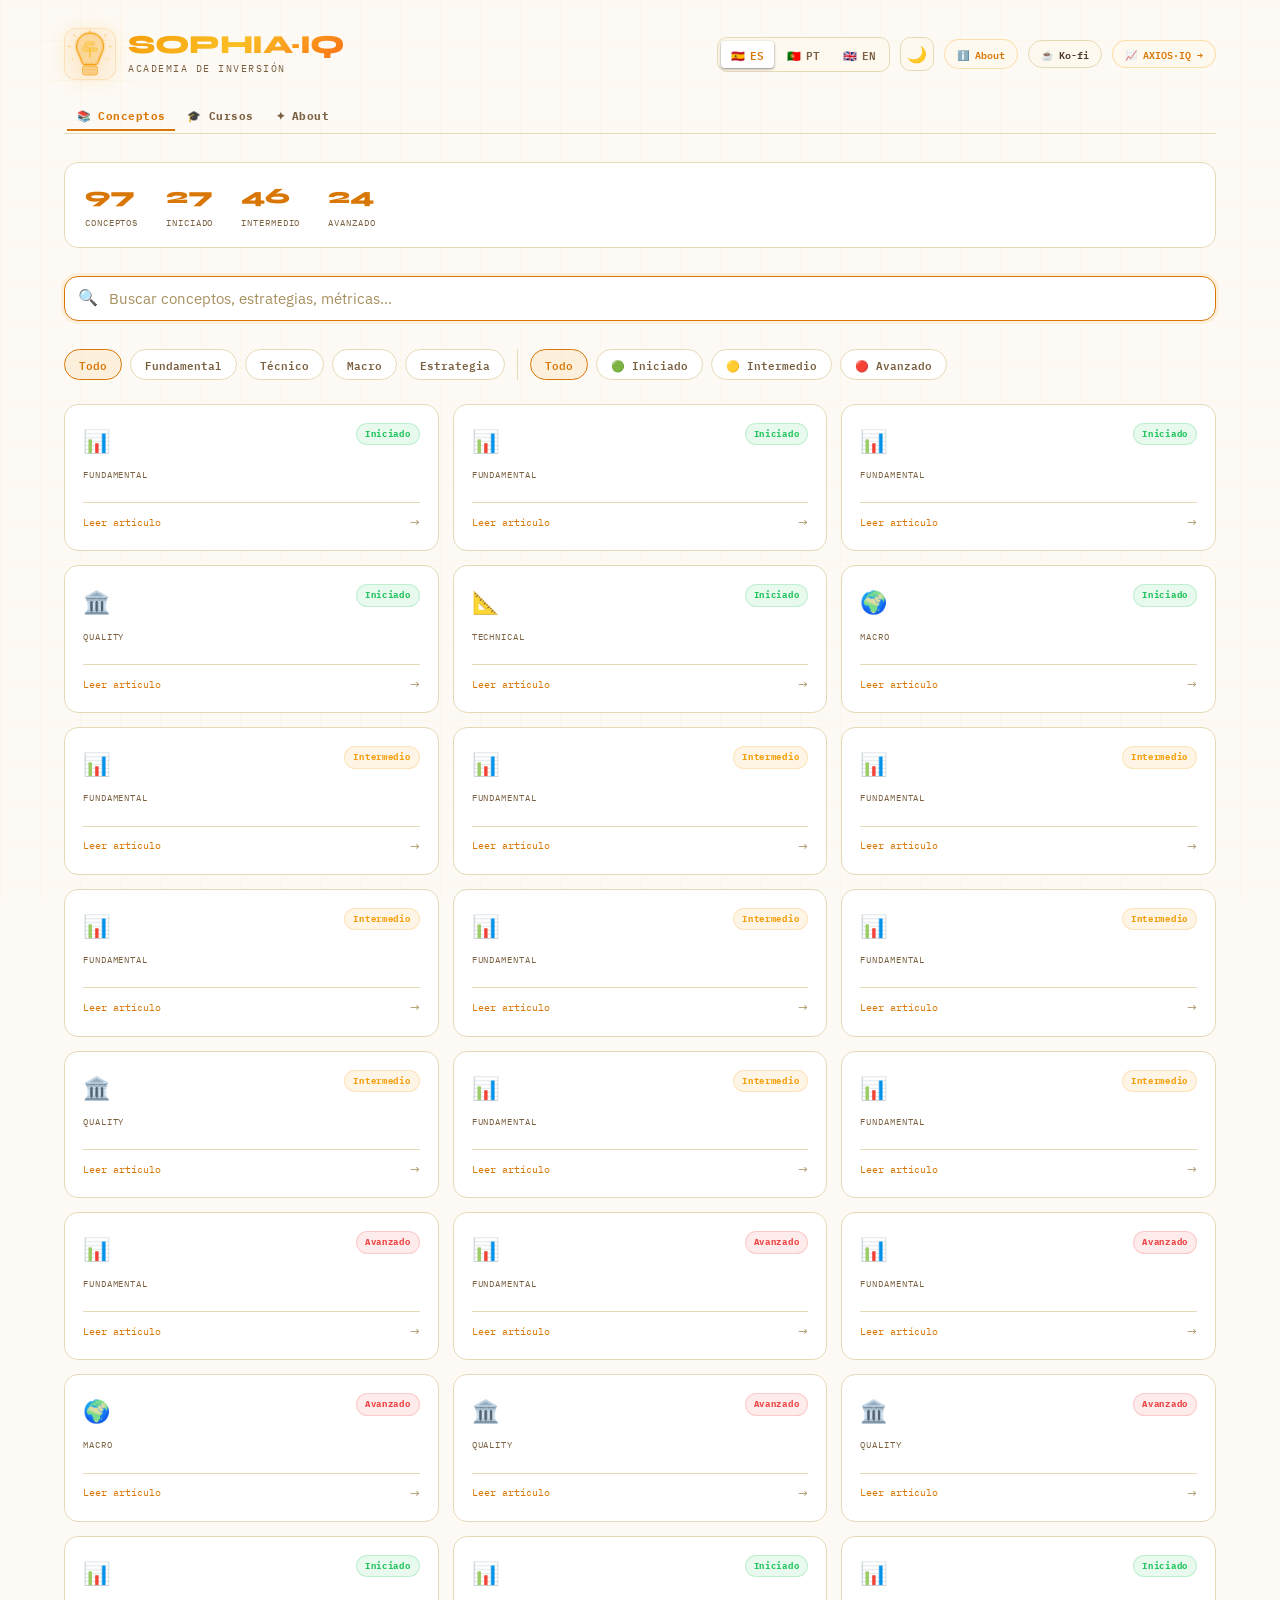
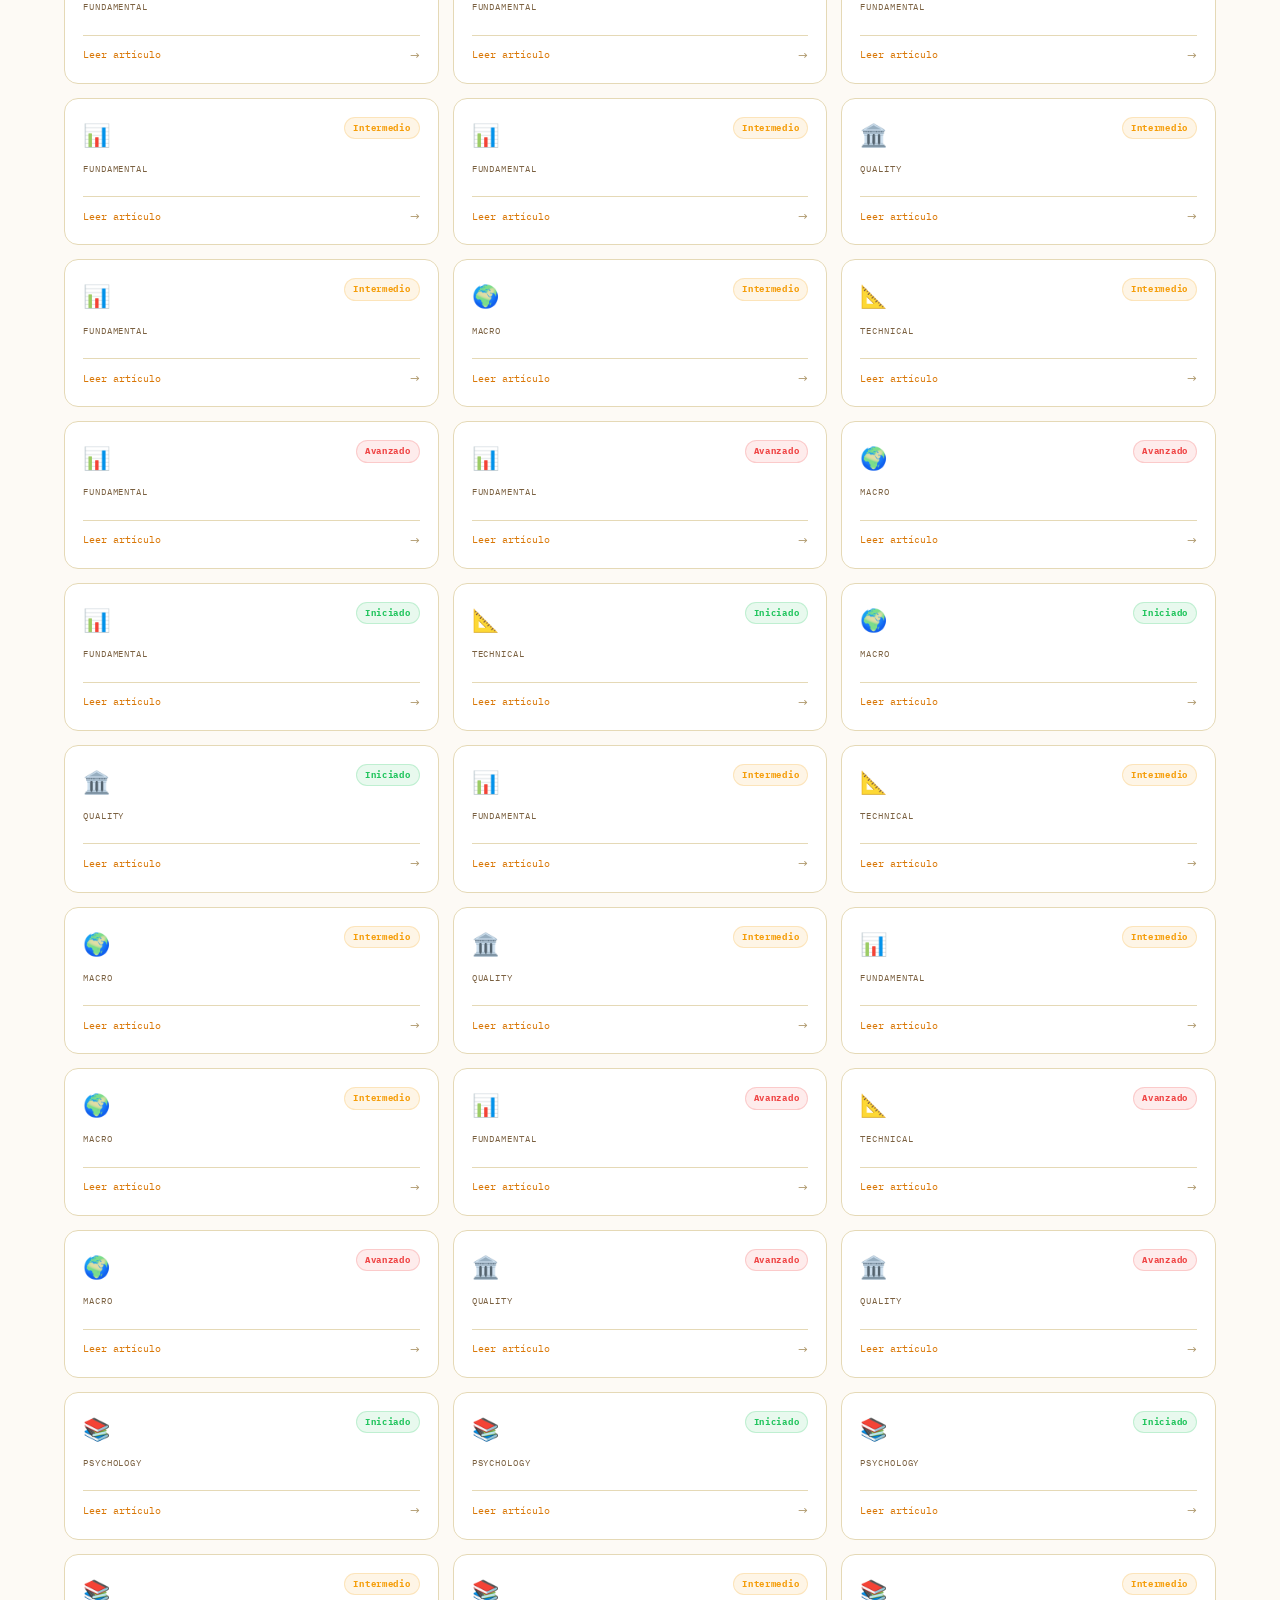
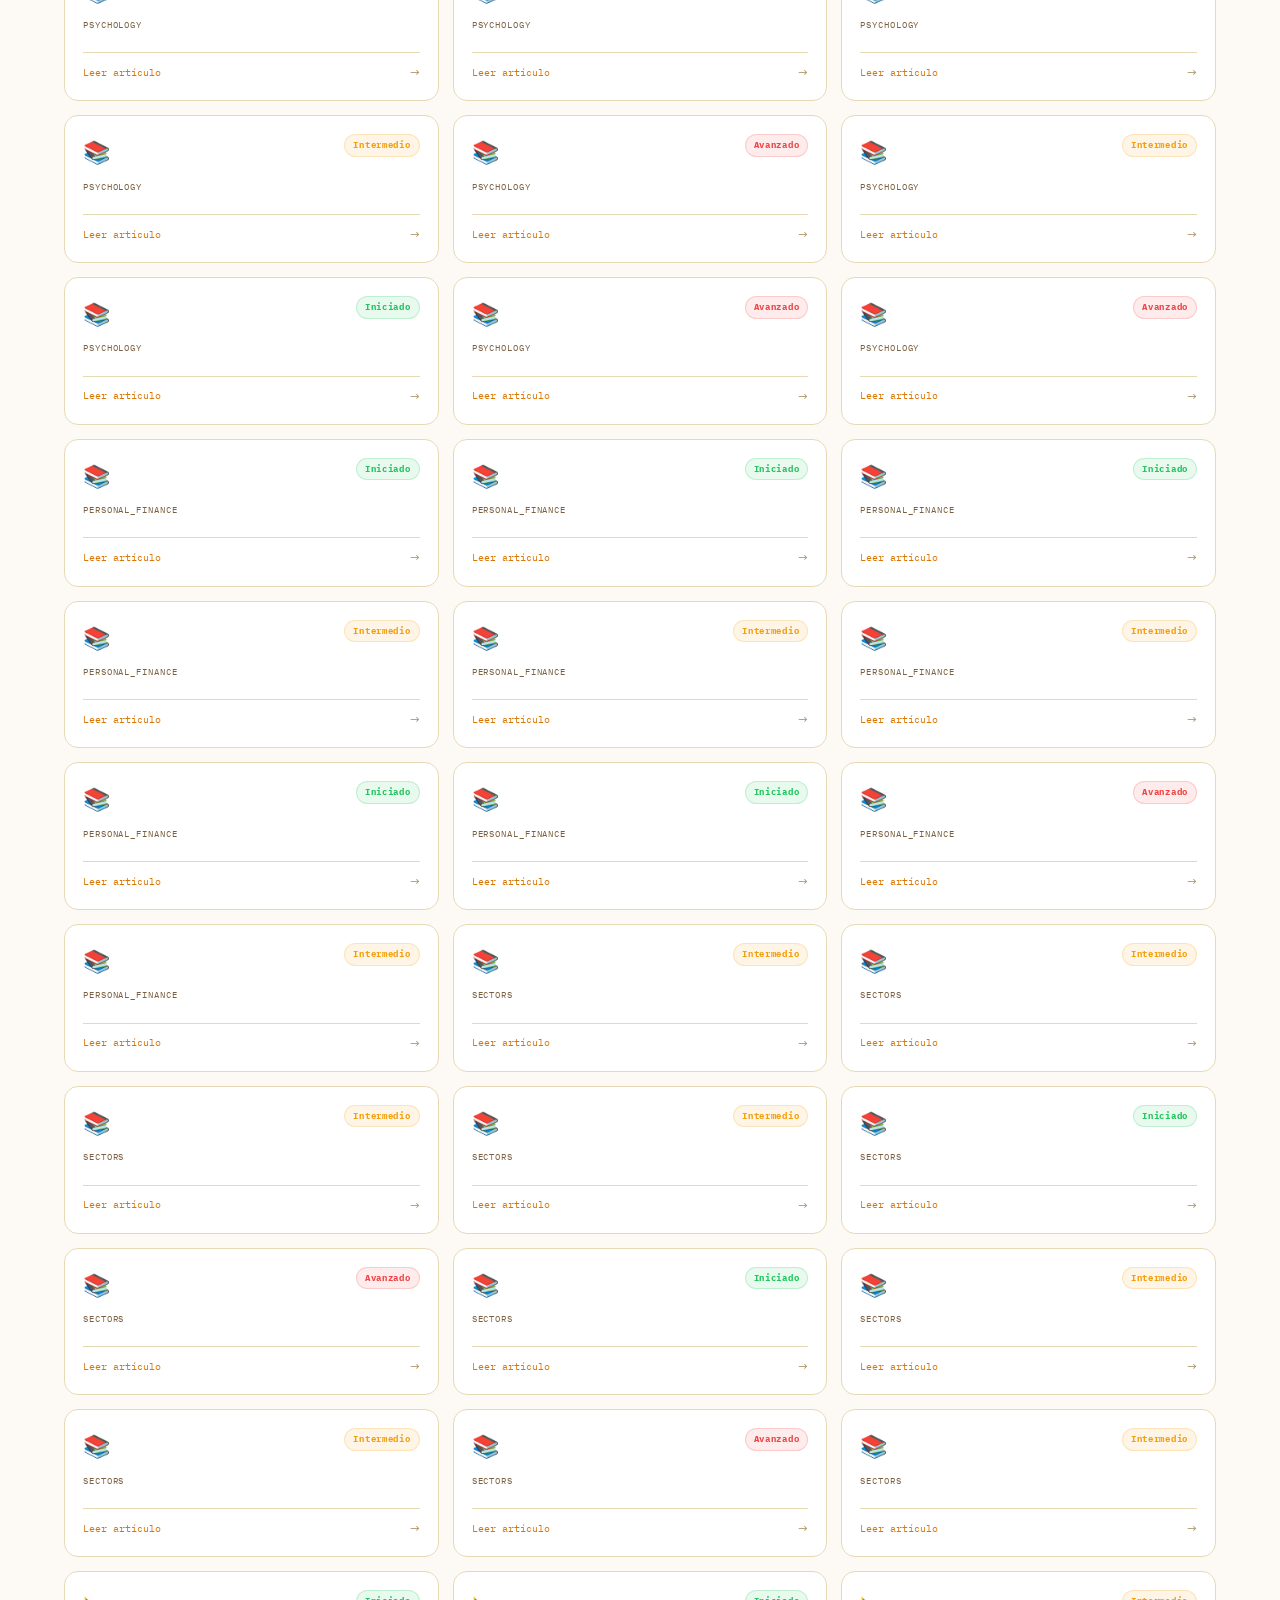
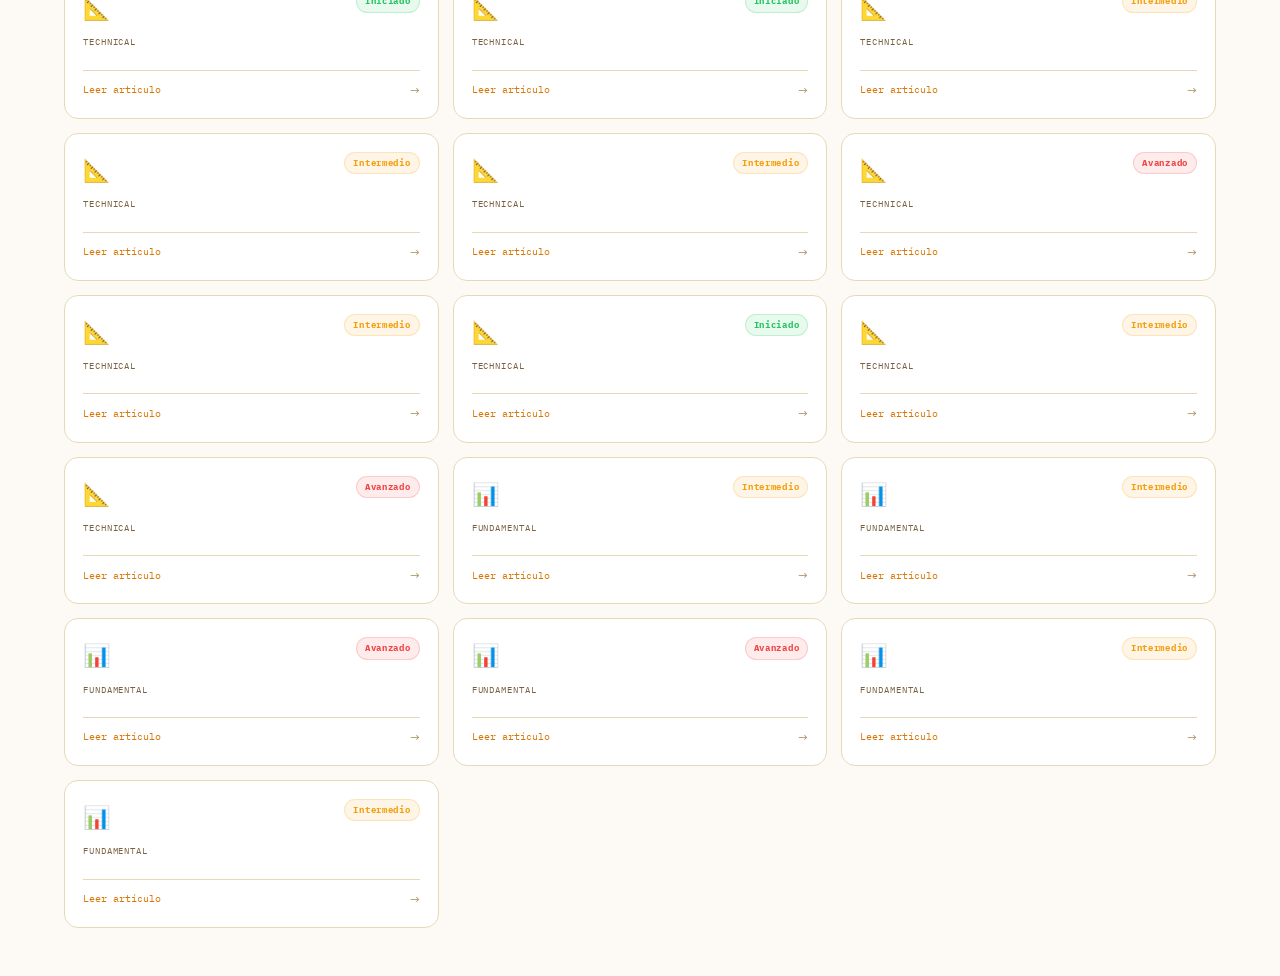
<file: sophia/index.html>
<!DOCTYPE html>
<!-- SOPHIA·IQ · v1.0 · Academia de Inversión e Inteligencia Financiera -->
<html lang="es" data-theme="dark">
<head>
<meta charset="UTF-8"/>
<meta name="viewport" content="width=device-width,initial-scale=1"/>
<title>SOPHIA·IQ · Academia de Inversión</title>
<meta name="description" content="Academia de inversión y finanzas personales. Aprende análisis fundamental, valoración y estrategia de cartera desde cero hasta avanzado."/>
<link rel="preconnect" href="https://fonts.googleapis.com"/>
<link href="https://fonts.googleapis.com/css2?family=Syne:wght@700;800&family=IBM+Plex+Mono:wght@300;400;500;700&family=IBM+Plex+Sans:ital,wght@0,300;0,400;0,500;0,600;1,400&display=swap" rel="stylesheet"/>
<style>
/* ══════════════════════════════════════════════════════════
   SOPHIA·IQ — Design System
   ══════════════════════════════════════════════════════════ */
*{box-sizing:border-box;margin:0;padding:0}

:root {
  --a1:#f59e0b; --a2:#fbbf24; --a3:#22c55e; --a4:#3b82f6; --a5:#a78bfa;
  --red:#ef4444; --green:#22c55e; --yellow:#f59e0b;
  --r:6px; --r-sm:4px; --r-lg:10px; --r-xl:14px;
  --trans:150ms cubic-bezier(.4,0,.2,1);
  --shadow-sm:0 1px 3px rgba(0,0,0,.08);
  --shadow-md:0 4px 16px rgba(0,0,0,.16);
}

/* ── Dark (default) ── */
:root,[data-theme="dark"] {
  --bg:#070a0e; --bg2:#0d1117; --bg3:#111820; --bg4:#161f2b;
  --border:#1e2d3d; --border2:#253445;
  --tx:#e2e8f0; --tx2:#94a3b8; --tx3:#475569; --tx4:#2d3f52;
  --glow:0 0 24px rgba(245,158,11,.12);
  --grid:rgba(245,158,11,.02);
  --card-bg:var(--bg2); --card-border:var(--border);
}

/* ── Light ── */
[data-theme="light"] {
  --bg:#fdfaf5; --bg2:#ffffff; --bg3:#fef9ef; --bg4:#fdf3d7;
  --border:#e5d9b6; --border2:#d4c490;
  --tx:#1c1410; --tx2:#4a3728; --tx3:#7a6040; --tx4:#a89060;
  --glow:0 0 24px rgba(245,158,11,.08);
  --grid:rgba(245,158,11,.04);
  --card-bg:var(--bg2); --card-border:var(--border);
  --a1:#d97706; --a2:#b45309; --a3:#15803d; --a4:#1d4ed8;
}

/* ── Layout ── */
body{background:var(--bg);color:var(--tx);font-family:'IBM Plex Sans',sans-serif;font-size:15px;line-height:1.6;min-height:100vh}
.app{min-height:100vh;position:relative;overflow-x:hidden}

.grid-bg{position:fixed;inset:0;background-image:
  linear-gradient(var(--grid) 1px,transparent 1px),
  linear-gradient(90deg,var(--grid) 1px,transparent 1px);
  background-size:40px 40px;pointer-events:none;z-index:0}

.wrap{position:relative;z-index:1;max-width:1200px;margin:0 auto;padding:28px 24px}

/* ── Header ── */
.hdr{display:flex;align-items:center;justify-content:space-between;gap:16px;margin-bottom:32px;flex-wrap:wrap}
.sophia-logo-wrap{display:flex;align-items:center;gap:12px;text-decoration:none}

.sophia-logo-icon{
  width:52px;height:52px;border-radius:12px;
  background:rgba(245,158,11,.08);
  border:1px solid rgba(245,158,11,.2);
  display:flex;align-items:center;justify-content:center;
  box-shadow:0 0 20px rgba(245,158,11,.15);
  flex-shrink:0;overflow:hidden;
}

.sophia-logo-text{font-family:'Syne',sans-serif;font-size:26px;font-weight:800;letter-spacing:-.5px;line-height:1;
  background:linear-gradient(135deg,#f59e0b 0%,#fbbf24 50%,#f97316 100%);
  -webkit-background-clip:text;-webkit-text-fill-color:transparent}
.sophia-logo-sub{font-family:'IBM Plex Mono',monospace;font-size:10px;color:var(--tx3);letter-spacing:.15em;text-transform:uppercase;margin-top:3px}

.hdr-r{display:flex;align-items:center;gap:10px;flex-wrap:wrap}

/* ── Lang switcher ── */
.lang-sw{display:flex;gap:3px;background:var(--bg3);border:1px solid var(--border);border-radius:var(--r);padding:3px}
.lang-btn{background:transparent;border:none;border-radius:4px;padding:4px 10px;
  font-family:'IBM Plex Mono',monospace;font-size:11px;font-weight:600;
  color:var(--tx3);cursor:pointer;transition:var(--trans);display:flex;align-items:center;gap:5px}
.lang-btn.active,.lang-btn:hover{background:var(--bg2);color:var(--a1);box-shadow:var(--shadow-sm)}

/* ── Theme toggle ── */
.theme-toggle{width:34px;height:34px;border-radius:var(--r);background:var(--bg3);border:1px solid var(--border);
  cursor:pointer;font-size:16px;display:flex;align-items:center;justify-content:center;
  transition:var(--trans);color:var(--tx2)}
.theme-toggle:hover{border-color:var(--a1);color:var(--a1);background:rgba(245,158,11,.08)}

/* ── Pill buttons ── */
.hdr-pill{display:flex;align-items:center;gap:6px;padding:5px 12px;border-radius:100px;
  border:1px solid var(--border);background:var(--bg3);color:var(--tx2);
  font-family:'IBM Plex Mono',monospace;font-size:10px;font-weight:600;
  cursor:pointer;text-decoration:none;transition:var(--trans);white-space:nowrap}
.hdr-pill:hover{border-color:var(--a1);color:var(--a1);background:rgba(245,158,11,.08)}
.hdr-pill.back{border-color:rgba(245,158,11,.3);color:var(--a1)}

/* ── Nav tabs ── */
.nav-tabs{display:flex;gap:4px;border-bottom:1px solid var(--border);margin-bottom:28px;flex-wrap:wrap}
.nav-tab{background:transparent;border:none;border-bottom:2px solid transparent;
  padding:10px 18px 9px;font-family:'IBM Plex Mono',monospace;font-size:12px;font-weight:700;
  letter-spacing:.04em;color:var(--tx3);cursor:pointer;transition:var(--trans);
  display:flex;align-items:center;gap:7px;white-space:nowrap;margin-bottom:-1px}
.nav-tab:hover{color:var(--tx2)}
.nav-tab.active{color:var(--a1);border-bottom-color:var(--a1)}

/* ── Search bar ── */
.sp-search-wrap{position:relative;margin-bottom:28px}
.sp-search{width:100%;padding:12px 16px 12px 44px;background:var(--bg2);
  border:1px solid var(--border);border-radius:var(--r-lg);
  font-family:'IBM Plex Sans',sans-serif;font-size:15px;color:var(--tx);
  transition:var(--trans)}
.sp-search:focus{outline:none;border-color:var(--a1);box-shadow:0 0 0 3px rgba(245,158,11,.1)}
.sp-search::placeholder{color:var(--tx4)}
.sp-search-icon{position:absolute;left:14px;top:50%;transform:translateY(-50%);
  font-size:16px;color:var(--tx3);pointer-events:none}
.sp-search-clear{position:absolute;right:14px;top:50%;transform:translateY(-50%);
  background:none;border:none;color:var(--tx3);cursor:pointer;font-size:16px;
  display:none}

/* ── Filter pills ── */
.sp-filters{display:flex;gap:8px;flex-wrap:wrap;margin-bottom:24px}
.sp-filter{padding:5px 14px;border-radius:100px;border:1px solid var(--border);
  background:var(--bg2);color:var(--tx3);font-family:'IBM Plex Mono',monospace;
  font-size:11px;font-weight:600;cursor:pointer;transition:var(--trans)}
.sp-filter:hover{border-color:var(--a1);color:var(--a1)}
.sp-filter.active{border-color:var(--a1);background:rgba(245,158,11,.1);color:var(--a1)}
.sp-filter-sep{width:1px;background:var(--border);margin:0 4px;align-self:stretch}

/* ── Stats strip ── */
.sp-stats{display:flex;gap:28px;padding:16px 20px;background:var(--bg2);
  border:1px solid var(--border);border-radius:var(--r-xl);margin-bottom:28px;flex-wrap:wrap}
.sp-stat{display:flex;flex-direction:column;gap:2px}
.sp-stat-num{font-family:'Syne',sans-serif;font-size:22px;font-weight:800;color:var(--a1)}
.sp-stat-lbl{font-family:'IBM Plex Mono',monospace;font-size:9px;color:var(--tx3);letter-spacing:.1em;text-transform:uppercase}

/* ── Article cards (concept grid) ── */
.sp-grid{display:grid;grid-template-columns:repeat(auto-fill,minmax(300px,1fr));gap:14px}
.sp-card{background:var(--card-bg);border:1px solid var(--card-border);border-radius:var(--r-xl);
  padding:18px;cursor:pointer;transition:var(--trans);position:relative;overflow:hidden}
.sp-card::before{content:'';position:absolute;inset:0;opacity:0;
  background:radial-gradient(circle at top left,rgba(245,158,11,.04),transparent 60%);
  transition:var(--trans)}
.sp-card:hover{border-color:rgba(245,158,11,.3);transform:translateY(-2px);box-shadow:var(--shadow-md)}
.sp-card:hover::before{opacity:1}
.sp-card-top{display:flex;align-items:flex-start;justify-content:space-between;margin-bottom:10px}
.sp-card-icon{font-size:22px}
.sp-card-level{font-family:'IBM Plex Mono',monospace;font-size:9px;font-weight:700;
  padding:3px 8px;border-radius:100px;letter-spacing:.08em}
.level-start{background:rgba(34,197,94,.1);color:#22c55e;border:1px solid rgba(34,197,94,.2)}
.level-mid  {background:rgba(245,158,11,.1);color:#f59e0b;border:1px solid rgba(245,158,11,.2)}
.level-adv  {background:rgba(239,68,68,.1);color:#ef4444;border:1px solid rgba(239,68,68,.2)}
.sp-card-title{font-size:15px;font-weight:700;color:var(--tx);margin-bottom:6px;line-height:1.35}
.sp-card-cat{font-family:'IBM Plex Mono',monospace;font-size:9px;color:var(--tx3);letter-spacing:.1em;text-transform:uppercase;margin-bottom:8px}
.sp-card-desc{font-size:13px;color:var(--tx3);line-height:1.6;display:-webkit-box;-webkit-line-clamp:3;-webkit-box-orient:vertical;overflow:hidden}
.sp-card-foot{display:flex;align-items:center;justify-content:space-between;margin-top:12px;padding-top:10px;border-top:1px solid var(--border)}
.sp-card-read{font-family:'IBM Plex Mono',monospace;font-size:10px;color:var(--a1)}
.sp-card-arr{color:var(--tx4);font-size:12px;transition:var(--trans)}
.sp-card:hover .sp-card-arr{transform:translateX(4px);color:var(--a1)}

/* ── Course cards ── */
.sp-courses-grid{display:grid;grid-template-columns:repeat(auto-fill,minmax(280px,1fr));gap:16px}
.sp-course-card{background:var(--card-bg);border:1px solid var(--card-border);border-radius:var(--r-xl);
  overflow:hidden;cursor:pointer;transition:var(--trans)}
.sp-course-card:hover{border-color:rgba(245,158,11,.4);transform:translateY(-2px);box-shadow:var(--shadow-md)}
.sp-course-hero{height:140px;display:flex;align-items:center;justify-content:center;position:relative;overflow:hidden}
.sp-course-icon{font-size:52px;filter:drop-shadow(0 4px 16px rgba(0,0,0,.3))}
.sp-course-body{padding:16px}
.sp-course-title{font-family:'Syne',sans-serif;font-size:16px;font-weight:800;color:var(--tx);margin-bottom:6px;line-height:1.3}
.sp-course-desc{font-size:13px;color:var(--tx3);line-height:1.6;margin-bottom:12px}
.sp-course-meta{display:flex;align-items:center;justify-content:space-between}
.sp-course-lessons{font-family:'IBM Plex Mono',monospace;font-size:10px;color:var(--tx3)}
.sp-course-progress{display:flex;align-items:center;gap:8px}
.sp-prog-bar{width:60px;height:4px;background:var(--border);border-radius:2px;overflow:hidden}
.sp-prog-fill{height:100%;background:var(--a1);border-radius:2px;transition:width .5s ease}
.sp-prog-pct{font-family:'IBM Plex Mono',monospace;font-size:10px;color:var(--a1)}
.sp-course-locked{opacity:.55}

/* ── Article modal ── */
.sp-modal-overlay{position:fixed;inset:0;background:var(--overlay-bg,rgba(0,0,0,.7));
  z-index:100;display:flex;align-items:flex-start;justify-content:center;
  overflow-y:auto;padding:40px 20px;opacity:0;pointer-events:none;transition:opacity .2s}
.sp-modal-overlay.open{opacity:1;pointer-events:all}
.sp-modal{background:var(--bg2);border:1px solid var(--border);border-radius:var(--r-xl);
  max-width:760px;width:100%;padding:32px;position:relative;margin:auto}
.sp-modal-close{position:absolute;top:16px;right:16px;background:var(--bg3);border:1px solid var(--border);
  border-radius:var(--r);width:32px;height:32px;cursor:pointer;color:var(--tx3);
  font-size:16px;display:flex;align-items:center;justify-content:center;transition:var(--trans)}
.sp-modal-close:hover{border-color:var(--red);color:var(--red)}
.sp-modal-cat{font-family:'IBM Plex Mono',monospace;font-size:10px;color:var(--a1);
  letter-spacing:.15em;text-transform:uppercase;margin-bottom:10px}
.sp-modal-title{font-family:'Syne',sans-serif;font-size:24px;font-weight:800;color:var(--tx);
  margin-bottom:20px;line-height:1.3}
.sp-modal-body{font-size:15px;color:var(--tx2);line-height:1.8}
.sp-modal-body h4{font-family:'Syne',sans-serif;font-size:16px;font-weight:700;color:var(--tx);margin:20px 0 8px}
.sp-modal-body p{margin-bottom:14px}
.sp-modal-body ul,.sp-modal-body ol{margin:0 0 14px 20px}
.sp-modal-body li{margin-bottom:6px}
.sp-modal-body strong{color:var(--tx);font-weight:600}
.sp-modal-body .sp-source{display:inline-flex;align-items:center;gap:6px;margin-top:16px;
  padding:6px 14px;border-radius:var(--r);border:1px solid var(--border);
  font-family:'IBM Plex Mono',monospace;font-size:11px;color:var(--tx3);text-decoration:none;transition:var(--trans)}
.sp-modal-body .sp-source:hover{border-color:var(--a1);color:var(--a1)}

/* ── Read progress ── */
.sp-read-prog-wrap{height:3px;background:var(--border);position:fixed;top:0;left:0;right:0;z-index:200}
.sp-read-prog-fill{height:100%;background:linear-gradient(90deg,var(--a1),var(--a3));width:0%;transition:width .1s}

/* ── About page ── */
.sp-about{max-width:760px;margin:0 auto}
.sp-about-hero{text-align:center;padding:40px 0 32px;border-bottom:1px solid var(--border);margin-bottom:28px}
.sp-about-logo-big{font-size:64px;margin-bottom:16px}
.sp-about-tagline{font-family:'IBM Plex Mono',monospace;font-size:11px;color:var(--tx3);letter-spacing:.15em;text-transform:uppercase;margin-bottom:14px}
.sp-about-desc{font-size:15px;color:var(--tx3);max-width:500px;margin:0 auto;line-height:1.7}
.sp-about-section{margin-bottom:32px}
.sp-about-section-title{font-family:'IBM Plex Mono',monospace;font-size:10px;color:var(--a1);
  letter-spacing:.2em;text-transform:uppercase;margin-bottom:14px}
.sp-feature-grid{display:grid;grid-template-columns:repeat(auto-fill,minmax(200px,1fr));gap:10px}
.sp-feature-item{background:var(--bg2);border:1px solid var(--border);border-radius:var(--r-lg);padding:14px}
.sp-feature-icon{font-size:20px;margin-bottom:8px}
.sp-feature-name{font-size:13px;font-weight:700;color:var(--tx);margin-bottom:4px}
.sp-feature-desc{font-size:11px;color:var(--tx3);line-height:1.55}
.sp-axios-promo{background:var(--bg2);border:1px solid rgba(0,212,170,.2);border-radius:var(--r-xl);
  padding:18px;display:flex;gap:14px;align-items:flex-start}
.sp-changelog-item{border:1px solid var(--border);border-radius:var(--r-lg);overflow:hidden;margin-bottom:6px}
.sp-cl-hdr{display:flex;align-items:center;gap:14px;padding:12px 16px;cursor:pointer;
  background:var(--bg2);transition:var(--trans)}
.sp-cl-hdr:hover{background:var(--bg3)}
.sp-cl-body{display:none;padding:12px 16px 12px 80px;border-top:1px solid var(--border);
  font-size:12px;color:var(--tx3);line-height:1.8}

/* ── Course viewer overlay ── */
.sp-cv-overlay{position:fixed;inset:0;background:var(--bg);z-index:150;overflow-y:auto;display:none}
.sp-cv-overlay.open{display:block}
.sp-cv-wrap{max-width:900px;margin:0 auto;padding:32px 24px}
.sp-cv-header{display:flex;align-items:center;gap:16px;margin-bottom:28px;padding-bottom:20px;border-bottom:1px solid var(--border)}
.sp-cv-back{background:var(--bg2);border:1px solid var(--border);border-radius:var(--r);
  padding:7px 16px;font-family:'IBM Plex Mono',monospace;font-size:11px;color:var(--tx3);
  cursor:pointer;transition:var(--trans)}
.sp-cv-back:hover{border-color:var(--a1);color:var(--a1)}
.sp-cv-title{font-family:'Syne',sans-serif;font-size:20px;font-weight:800;color:var(--tx)}
.sp-cv-prog{flex:1;max-width:200px}
.sp-cv-prog-bar{height:4px;background:var(--border);border-radius:2px;overflow:hidden}
.sp-cv-prog-fill{height:100%;background:var(--a1);border-radius:2px;transition:width .4s}
.sp-cv-lessons{display:flex;flex-direction:column;gap:8px}
.sp-lesson-item{background:var(--bg2);border:1px solid var(--border);border-radius:var(--r-lg);
  padding:14px 18px;cursor:pointer;transition:var(--trans);display:flex;align-items:center;gap:14px}
.sp-lesson-item:hover{border-color:rgba(245,158,11,.3);background:var(--bg3)}
.sp-lesson-item.done{border-color:rgba(34,197,94,.2);background:rgba(34,197,94,.03)}
.sp-lesson-num{font-family:'IBM Plex Mono',monospace;font-size:11px;color:var(--tx3);min-width:24px}
.sp-lesson-title{font-size:14px;font-weight:600;color:var(--tx);flex:1}
.sp-lesson-done{font-size:14px;color:var(--green)}

/* ── Lesson reader ── */
.sp-lr-overlay{position:fixed;inset:0;background:var(--bg);z-index:200;overflow-y:auto;display:none}
.sp-lr-overlay.open{display:block}
.sp-lr-wrap{max-width:720px;margin:0 auto;padding:40px 24px}
.sp-lr-header{display:flex;align-items:center;gap:12px;margin-bottom:32px}
.sp-lr-back{background:var(--bg2);border:1px solid var(--border);border-radius:var(--r);
  padding:7px 16px;font-family:'IBM Plex Mono',monospace;font-size:11px;color:var(--tx3);
  cursor:pointer;transition:var(--trans)}
.sp-lr-back:hover{border-color:var(--a1);color:var(--a1)}
.sp-lr-content{font-size:16px;color:var(--tx2);line-height:1.85}
.sp-lr-content h3{font-family:'Syne',sans-serif;font-size:22px;font-weight:800;color:var(--tx);margin:28px 0 12px}
.sp-lr-content h4{font-family:'Syne',sans-serif;font-size:17px;font-weight:700;color:var(--tx);margin:20px 0 8px}
.sp-lr-content p{margin-bottom:16px}
.sp-lr-content ul,.sp-lr-content ol{margin:0 0 16px 24px}
.sp-lr-content li{margin-bottom:8px}
.sp-lr-content strong{color:var(--a1)}
.sp-lr-content blockquote{border-left:3px solid var(--a1);padding:12px 20px;margin:20px 0;
  background:rgba(245,158,11,.05);border-radius:0 var(--r) var(--r) 0;
  font-style:italic;color:var(--tx3)}
.sp-lr-footer{display:flex;justify-content:space-between;align-items:center;
  margin-top:40px;padding-top:24px;border-top:1px solid var(--border)}
.sp-lr-mark-done{padding:10px 24px;background:linear-gradient(135deg,var(--a1),var(--a3));
  border:none;border-radius:var(--r-lg);color:#000;font-family:'IBM Plex Mono',monospace;
  font-size:12px;font-weight:700;cursor:pointer;transition:var(--trans)}
.sp-lr-mark-done:hover{opacity:.9;transform:translateY(-1px)}

/* ── Certificate ── */
.sp-cert-overlay{position:fixed;inset:0;background:rgba(0,0,0,.85);z-index:300;
  display:none;align-items:center;justify-content:center}
.sp-cert-overlay.open{display:flex}
.sp-cert-box{background:var(--bg2);border:1px solid var(--border);border-radius:var(--r-xl);
  padding:32px;text-align:center;max-width:520px;width:90%}
canvas#sp-cert-canvas{width:100%;max-width:480px;height:auto;border-radius:var(--r-lg);margin-top:16px}
.sp-cert-btns{display:flex;gap:10px;justify-content:center;margin-top:16px}

/* ── Empty state ── */
.sp-empty{text-align:center;padding:60px 24px;color:var(--tx3)}
.sp-empty-icon{font-size:48px;margin-bottom:16px}
.sp-empty-title{font-size:17px;font-weight:700;color:var(--tx);margin-bottom:8px}
.sp-empty-desc{font-size:13px;line-height:1.7;max-width:340px;margin:0 auto}

/* ── Error toast ── */
.sp-toast{position:fixed;bottom:24px;right:24px;background:var(--bg2);border:1px solid var(--red);
  border-radius:var(--r-lg);padding:12px 18px;font-family:'IBM Plex Mono',monospace;
  font-size:12px;color:var(--tx);z-index:500;opacity:0;transform:translateY(10px);
  transition:var(--trans);pointer-events:none}
.sp-toast.visible{opacity:1;transform:none}

/* ── Scrollbar ── */
::-webkit-scrollbar{width:6px}
::-webkit-scrollbar-track{background:var(--bg)}
::-webkit-scrollbar-thumb{background:var(--border2);border-radius:3px}

/* ── Mobile ── */
@media(max-width:600px){
  .wrap{padding:18px 14px}
  .sp-grid{grid-template-columns:1fr}
  .sp-courses-grid{grid-template-columns:1fr}
  .hdr{gap:10px}
  .sp-stats{gap:16px}
}


/* ══ Imported from AXIOS-IQ: Academy + Course engine CSS ══ */
/* 7. ACADEMIA CARDS — complete redesign */
.acad-card {
  background: var(--bg2);
  border: 1px solid var(--border);
  border-radius: var(--r-lg);
  padding: 20px;
  cursor: pointer;
  transition: border-color var(--transition), box-shadow var(--transition), background var(--transition);
  display: flex;
  flex-direction: column;
  gap: 10px;
}
.acad-card:hover {
  border-color: var(--a1);
  box-shadow: 0 0 0 1px rgba(0,212,170,.15), var(--shadow-md);
  background: var(--bg3);
  transform: none;
}
.acad-icon {
  font-size: 22px;
  margin-bottom: 0;
  line-height: 1;
}
.acad-title {
  font-family: 'IBM Plex Sans', sans-serif;
  font-size: 14px;
  font-weight: 600;
  letter-spacing: -0.2px;
  color: var(--tx);
  line-height: 1.4;
  margin-bottom: 0;
}
.acad-desc {
  font-family: 'IBM Plex Sans', sans-serif;
  font-size: 12px;
  color: var(--tx3);
  line-height: 1.5;
}
.acad-tags {
  display: flex;
  gap: 6px;
  flex-wrap: wrap;
  margin-top: auto;
}
.acad-tag {
  font-family: 'IBM Plex Sans', sans-serif;
  font-size: 10px;
  font-weight: 500;
  padding: 2px 8px;
  border-radius: 4px;
  background: var(--bg3);
  border: 1px solid var(--border);
  color: var(--tx3);
}
.acad-tag.level-beginner     { color: var(--green);  border-color: rgba(34,197,94,.25);  background: rgba(34,197,94,.07);  }
.acad-tag.level-intermediate { color: var(--yellow); border-color: rgba(245,158,11,.25); background: rgba(245,158,11,.07); }
.acad-tag.level-advanced     { color: var(--red);    border-color: rgba(239,68,68,.25);  background: rgba(239,68,68,.07);  }

/* Academia grid — tighter, more consistent */
.acad-grid {
  display: grid;
  grid-template-columns: repeat(auto-fill, minmax(240px, 1fr));
  gap: 14px;
}

/* Academia modal body — better typography */
#acad-modal-body {
  font-family: 'IBM Plex Sans', sans-serif;
  font-size: 14px;
  line-height: 1.7;
  color: var(--tx2);
}
#acad-modal-body h4 {
  font-family: 'IBM Plex Sans', sans-serif;
  font-size: 13px;
  font-weight: 700;
  color: var(--tx);
  letter-spacing: 0;
  margin: 20px 0 8px;
  text-transform: none;
}
#acad-modal-body p { margin-bottom: 12px; }
#acad-modal-body ul, #acad-modal-body ol {
  padding-left: 20px;
  margin-bottom: 12px;
  display: flex;
  flex-direction: column;
  gap: 5px;
}
#acad-modal-body li { line-height: 1.6; }
#acad-modal-body strong { color: var(--tx); font-weight: 600; }



/* Course viewer CSS */
.courses-grid { grid-template-columns: 1fr; }
  .hdr { gap: 10px; margin-bottom: 20px; }
  .logo-t, .logo-iq { font-size: 24px; }
  .search-row { flex-direction: column; }
  .ticker-in { width: 100%; }
  .go-btn { width: 100%; justify-content: center; }
  .nav-tabs { gap: 2px; padding: 3px; }
  .nav-tab { padding: 6px 10px; font-size: 11px; }
  .acad-grid { grid-template-columns: 1fr; }
  .analysis-grid { grid-template-columns: 1fr 1fr !important; }
  .res-grid { grid-template-columns: 1fr 1fr !important; }
  .res-charts-row { flex-direction: column !important; }
  .co-header { padding: 16px; }
  .results-panel { padding: 16px 18px; }
  .gs-modal { margin: 12px; max-width: none; }
  .gs-overlay { padding-top: 40px; }
  .wl-grid { grid-template-columns: 1fr 1fr; }
  .home-stats-strip { gap: 16px; }
}
.courses-grid {
  display: grid;
  grid-template-columns: repeat(2, 1fr);
  gap: 20px;
  padding: 4px 0;
}
.course-card {
  background: var(--bg2);
  border: 1px solid var(--border);
  border-radius: 16px;
  overflow: hidden;
  cursor: pointer;
  transition: border-color .15s, box-shadow .15s, transform .15s;
  position: relative;
}
.course-card:hover:not(.locked) {
  border-color: var(--a1);
  box-shadow: 0 0 0 1px rgba(0,212,170,.15), 0 8px 32px rgba(0,0,0,.4);
  transform: translateY(-2px);
}
.course-card.locked {
  opacity: .55;
  cursor: not-allowed;
}
.course-card.completed {
  border-color: rgba(34,197,94,.4);
}
.course-card:hover:not(.locked) .course-hero-emoji {
  transform: scale(1.08);
}
.course-hero {
  height: 140px;
  position: relative;
  display: flex;
  align-items: center;
  justify-content: center;
  overflow: hidden;
}
.course-hero-emoji {
  font-size: 64px;
  filter: drop-shadow(0 4px 20px rgba(0,0,0,.4));
  transition: transform .2s;
}
.course-body { padding: 18px 20px 20px; }
.course-level-badge {
  display: inline-flex;
  align-items: center;
  gap: 5px;
  font-size: 10px;
  font-weight: 600;
  font-family: 'IBM Plex Sans', sans-serif;
  padding: 3px 9px;
  border-radius: 20px;
  margin-bottom: 10px;
  letter-spacing: 0.3px;
}
.course-module {
  margin-bottom: 24px;
}
.course-module-hdr {
  display: flex;
  align-items: center;
  gap: 10px;
  padding: 12px 16px;
  background: var(--bg3);
  border: 1px solid var(--border);
  border-radius: 10px 10px 0 0;
  font-family: 'IBM Plex Sans', sans-serif;
  font-size: 13px;
  font-weight: 700;
  color: var(--tx);
}
.course-module-icon { font-size: 18px; }
.course-module-progress {
  margin-left: auto;
  font-family: 'IBM Plex Mono', monospace;
  font-size: 10px;
  color: var(--tx3);
}
.course-module-progress {
  margin-left: auto;
  font-family: 'IBM Plex Mono', monospace;
  font-size: 10px;
  color: var(--tx3);
}
.lesson-row {
  display: flex;
  align-items: center;
  gap: 14px;
  padding: 12px 16px;
  cursor: pointer;
  border-bottom: 1px solid rgba(255,255,255,.04);
  transition: background .1s;
  text-decoration: none;
}
.lesson-row:last-child { border-bottom: none; }
.lesson-row:hover { background: var(--bg3); }
.lesson-row.done  { opacity: .7; }

.lesson-num {
  width: 24px; height: 24px;
  border-radius: 50%;
  border: 1.5px solid var(--border);
  display: flex;
  align-items: center;
  justify-content: center;
  font-family: 'IBM Plex Mono', monospace;
  font-size: 10px;
  color: var(--tx3);
  flex-shrink: 0;
  transition: all .15s;
}
.lesson-row:hover { background: var(--bg3); }
.lesson-row.done  { opacity: .7; }

.lesson-num {
  width: 24px; height: 24px;
  border-radius: 50%;
  border: 1.5px solid var(--border);
  display: flex;
  align-items: center;
  justify-content: center;
  font-family: 'IBM Plex Mono', monospace;
  font-size: 10px;
  color: var(--tx3);
  flex-shrink: 0;
  transition: all .15s;
}
.lesson-row.done  { opacity: .7; }

.lesson-num {
  width: 24px; height: 24px;
  border-radius: 50%;
  border: 1.5px solid var(--border);
  display: flex;
  align-items: center;
  justify-content: center;
  font-family: 'IBM Plex Mono', monospace;
  font-size: 10px;
  color: var(--tx3);
  flex-shrink: 0;
  transition: all .15s;
}
.lesson-row.done .lesson-num {
  background: rgba(34,197,94,.15);
  border-color: #22c55e;
  color: #22c55e;
}
.lesson-row:hover .lesson-title { color: var(--tx); }
.lesson-type-badge {
  font-family: 'IBM Plex Mono', monospace;
  font-size: 9px;
  padding: 2px 6px;
  border-radius: 4px;
  background: var(--bg3);
  border: 1px solid var(--border);
  color: var(--tx3);
  flex-shrink: 0;
}
.lesson-row.done .lesson-done-check { opacity: 1; }

/* Certificate */
.cert-section {
  margin-top: 24px;
  background: linear-gradient(135deg, rgba(0,212,170,.08), rgba(59,130,246,.06));
  border: 1px solid rgba(0,212,170,.25);
  border-radius: 14px;
  padding: 24px;
  text-align: center;
  display: none;
}
.course-viewer {
  display: none;
}
.course-viewer.open {
  display: block;
}
.course-viewer-header {
  display: flex;
  align-items: center;
  gap: 14px;
  margin-bottom: 24px;
  flex-wrap: wrap;
}
.course-viewer-title {
  font-family: 'IBM Plex Sans', sans-serif;
  font-size: 20px;
  font-weight: 700;
  color: var(--tx);
  letter-spacing: -0.3px;
  flex: 1;
}
.cert-section {
  margin-top: 24px;
  background: linear-gradient(135deg, rgba(0,212,170,.08), rgba(59,130,246,.06));
  border: 1px solid rgba(0,212,170,.25);
  border-radius: 14px;
  padding: 24px;
  text-align: center;
  display: none;
}
.cert-section.visible { display: block; }
.cert-title {
  font-family: 'IBM Plex Sans', sans-serif;
  font-size: 16px;
  font-weight: 700;
  color: var(--tx);
  margin-bottom: 6px;
}
.cert-btn {
  background: var(--a1);
  color: #070a0e;
  border: none;
  border-radius: 8px;
  padding: 10px 22px;
  font-family: 'IBM Plex Sans', sans-serif;
  font-size: 13px;
  font-weight: 700;
  cursor: pointer;
  transition: opacity .15s;
  display: inline-flex;
  align-items: center;
  gap: 8px;
}
.cert-btn:hover { opacity: .88; }

/* Certificate modal */
.cert-modal-overlay {
  position: fixed;
  inset: 0;
  background: rgba(0,0,0,.8);
  z-index: 950;
  display: none;
  align-items: center;
  justify-content: center;
  padding: 20px;
}
.cert-title {
  font-family: 'IBM Plex Sans', sans-serif;
  font-size: 16px;
  font-weight: 700;
  color: var(--tx);
  margin-bottom: 6px;
}
.cert-subtitle {
  font-size: 12px;
  color: var(--tx3);
  margin-bottom: 18px;
  font-family: 'IBM Plex Sans', sans-serif;
}
.course-back-btn {
  background: var(--bg2);
  border: 1px solid var(--border);
  color: var(--tx2);
  font-family: 'IBM Plex Sans', sans-serif;
  font-size: 12px;
  font-weight: 500;
  padding: 7px 14px;
  border-radius: 8px;
  cursor: pointer;
  transition: all .15s;
  display: flex;
  align-items: center;
  gap: 6px;
  flex-shrink: 0;
}
.course-back-btn:hover { border-color: var(--a1); color: var(--a1); }

.course-viewer-title {
  font-family: 'IBM Plex Sans', sans-serif;
  font-size: 20px;
  font-weight: 700;
  color: var(--tx);
  letter-spacing: -0.3px;
  flex: 1;
}
.course-level-badge {
  display: inline-flex;
  align-items: center;
  gap: 5px;
  font-size: 10px;
  font-weight: 600;
  font-family: 'IBM Plex Sans', sans-serif;
  padding: 3px 9px;
  border-radius: 20px;
  margin-bottom: 10px;
  letter-spacing: 0.3px;
}
.course-progress-bar {
  position: absolute;
  bottom: 0; left: 0; right: 0;
  height: 3px;
  background: rgba(255,255,255,.08);
}
.course-progress-fill {
  height: 100%;
  background: var(--a1);
  transition: width .4s ease;
}
.course-cta {
  width: 100%;
  padding: 9px 16px;
  border-radius: 8px;
  border: none;
  font-family: 'IBM Plex Sans', sans-serif;
  font-size: 12px;
  font-weight: 600;
  cursor: pointer;
  transition: all .15s;
  display: flex;
  align-items: center;
  justify-content: center;
  gap: 6px;
}
.course-lock-overlay {
  position: absolute;
  inset: 0;
  background: rgba(7,10,14,.6);
  display: flex;
  align-items: center;
  justify-content: center;
  font-size: 36px;
  backdrop-filter: blur(2px);
}
.course-meta {
  display: flex;
  align-items: center;
  gap: 14px;
  font-size: 11px;
  color: var(--tx3);
  font-family: 'IBM Plex Mono', monospace;
  margin-bottom: 14px;
}
.course-meta-item { display: flex; align-items: center; gap: 4px; }

.course-cta {
  width: 100%;
  padding: 9px 16px;
  border-radius: 8px;
  border: none;
  font-family: 'IBM Plex Sans', sans-serif;
  font-size: 12px;
  font-weight: 600;
  cursor: pointer;
  transition: all .15s;
  display: flex;
  align-items: center;
  justify-content: center;
  gap: 6px;
}
.course-subtitle {
  font-size: 12px;
  color: var(--tx3);
  line-height: 1.5;
  margin-bottom: 14px;
  font-family: 'IBM Plex Sans', sans-serif;
}
.course-title {
  font-family: 'IBM Plex Sans', sans-serif;
  font-size: 18px;
  font-weight: 700;
  color: var(--tx);
  line-height: 1.25;
  margin-bottom: 6px;
  letter-spacing: -0.3px;
}
.course-completed-badge {
  position: absolute;
  top: 12px; right: 12px;
  background: rgba(34,197,94,.9);
  color: #fff;
  font-size: 10px;
  font-weight: 700;
  padding: 4px 8px;
  border-radius: 20px;
  font-family: 'IBM Plex Sans', sans-serif;
  letter-spacing: 0.3px;
  backdrop-filter: blur(4px);
}
.course-overall-progress {
  display: flex;
  align-items: center;
  gap: 10px;
  font-family: 'IBM Plex Mono', monospace;
  font-size: 11px;
  color: var(--tx3);
  flex-shrink: 0;
}
.course-overall-bar {
  width: 120px;
  height: 4px;
  background: var(--bg3);
  border-radius: 2px;
  overflow: hidden;
}
.course-overall-fill {
  height: 100%;
  background: var(--a1);
  border-radius: 2px;
  transition: width .4s;
}
.read-progress-wrap {
  position: sticky;
  top: 0;
  z-index: 10;
  background: var(--bg2);
  border-bottom: 1px solid var(--border);
  padding: 8px 20px;
  display: flex;
  align-items: center;
  gap: 12px;
  margin: -20px -20px 16px;
}
.read-progress-bar-track {
  flex: 1;
  height: 3px;
  background: var(--bg3);
  border-radius: 2px;
  overflow: hidden;
}
.read-progress-bar-fill {
  height: 100%;
  background: var(--a1);
  border-radius: 2px;
  transition: width .2s ease;
  width: 0%;
}
.read-progress-pct {
  font-family: 'IBM Plex Mono', monospace;
  font-size: 10px;
  color: var(--a1);
  min-width: 32px;
  text-align: right;
}
.bc-item, .gs-kbd, .read-time-badge, .read-progress-pct,
.lang-code, .tag-sector, .co-tag, .live-txt,
code, kbd, pre { font-family: 'IBM Plex Mono', monospace; }

/* 2. UPDATED TOKENS */
:root {
  --r: 10px;
  --r-sm: 6px;
  --r-lg: 14px;
  --shadow-sm: 0 1px 3px rgba(0,0,0,.3), 0 1px 2px rgba(0,0,0,.2);
  --shadow-md: 0 4px 12px rgba(0,0,0,.4);
  --transition: 150ms cubic-bezier(.4,0,.2,1);
}
.read-time-badge {
  font-family: 'IBM Plex Mono', monospace;
  font-size: 9px;
  color: var(--tx3);
  white-space: nowrap;
  letter-spacing: 0.5px;
}
.related-section {
  margin-top: 32px;
  padding-top: 20px;
  border-top: 1px solid var(--border);
}
.related-grid {
  display: grid;
  grid-template-columns: repeat(auto-fill, minmax(200px, 1fr));
  gap: 10px;
}
.related-card {
  background: var(--bg3);
  border: 1px solid var(--border);
  border-radius: var(--r);
  padding: 12px 14px;
  cursor: pointer;
  transition: border-color .15s, background .15s;
}
.related-card:hover {
  border-color: var(--a1);
  background: rgba(0,245,192,.04);
}
.related-card-icon { font-size: 16px; margin-bottom: 6px; }
.related-card-title {
  font-size: 11px;
  color: var(--tx2);
  line-height: 1.4;
  margin-bottom: 4px;
}
.related-card-title {
  font-size: 11px;
  color: var(--tx2);
  line-height: 1.4;
  margin-bottom: 4px;
}
.related-card-meta {
  font-family: 'IBM Plex Mono', monospace;
  font-size: 9px;
  color: var(--tx3);
  letter-spacing: 0.5px;
}
.signal-box{border-radius:4px;padding:10px 14px;font-size:12px;font-family:'IBM Plex Sans';line-height:1.6}
.sig-ok{background:rgba(34,197,94,.07);border:1px solid rgba(34,197,94,.25);color:#86efac}
.sig-bad{background:rgba(239,68,68,.07);border:1px solid rgba(239,68,68,.25);color:#fca5a5}
.sig-watch{background:rgba(245,158,11,.07);border:1px solid rgba(245,158,11,.25);color:#fcd34d}
.dp-input-area{background:var(--bg3);border:1px solid var(--border);border-radius:4px;padding:14px 16px}
.dp-input-lbl{font-size:10px;color:var(--tx3);letter-spacing:2px;text-transform:uppercase;margin-bottom:8px}
.dp-input{width:100%;background:var(--bg4);border:1px solid var(--border);border-radius:4px;padding:10px 14px;font-family:'IBM Plex Mono';font-size:14px;color:var(--a1);outline:none;transition:border-color .2s}
.dp-input:focus{border-color:var(--a1)}
.dp-marks{display:flex;gap:8px;margin-top:10px}
.dp-mark-btn{flex:1;padding:9px;border-radius:4px;border:1px solid var(--border);background:var(--bg4);cursor:pointer;font-family:'IBM Plex Mono';font-size:11px;font-weight:700;letter-spacing:1px;transition:all .2s;display:flex;align-items:center;justify-content:center;gap:5px}
.dp-mark-btn:hover{transform:translateY(-1px)}
.dp-mark-btn.active-ok{background:rgba(34,197,94,.2);border-color:rgba(34,197,94,.5);color:#22c55e}
.dp-mark-btn.active-bad{background:rgba(239,68,68,.2);border-color:rgba(239,68,68,.5);color:#ef4444}
.dp-mark-btn.active-watch{background:rgba(245,158,11,.2);border-color:rgba(245,158,11,.5);color:#f59e0b}
.dp-actions{display:flex;gap:8px;margin-top:4px}
.dp-action-btn{flex:1;padding:9px 12px;border-radius:4px;border:1px solid var(--border);background:var(--bg4);cursor:pointer;font-family:'IBM Plex Mono';font-size:10px;font-weight:700;letter-spacing:1px;color:var(--tx3);transition:all .2s;text-decoration:none;display:flex;align-items:center;justify-content:center;gap:6px;text-align:center}
.dp-action-btn:hover{color:var(--tx);border-color:var(--border2);background:var(--bg3)}

/* ANALYZE BTN */
.analyze-btn-wrap{margin:32px 0;text-align:center}
.analyze-btn{background:linear-gradient(135deg,var(--a1),#00b894);color:var(--bg);border:none;border-radius:var(--r);padding:16px 48px;font-family:'Bebas Neue';font-size:22px;letter-spacing:4px;cursor:pointer;transition:all .2s}
.analyze-btn:hover{transform:translateY(-2px);box-shadow:0 8px 30px rgba(0,212,170,.4)}
.analyze-btn:disabled{opacity:.4;cursor:not-allowed;transform:none}
.completion-hint{font-size:11px;color:var(--tx3);margin-top:8px;font-family:'IBM Plex Sans'}

/* RESULTS */
.results-panel{background:var(--bg2);border:1px solid var(--border);border-radius:var(--r);padding:28px 32px;margin-top:28px;display:none}
.results-panel.visible{display:block}
.res-title{font-family:'Bebas Neue';font-size:28px;letter-spacing:4px;color:var(--a1);margin-bottom:24px}
.res-grid{display:grid;grid-template-columns:repeat(3,1fr);gap:14px;margin-bottom:24px}
.res-card{background:var(--bg3);border:1px solid var(--border);border-radius:4px;padding:16px 18px;text-align:center}
.res-card-lbl{font-size:9px;color:var(--tx3);letter-spacing:2px;text-transform:uppercase;margin-bottom:6px}
.res-card-val{font-family:'Bebas Neue';font-size:28px;letter-spacing:2px}
.res-card-note{font-size:10px;color:var(--tx3);margin-top:4px;font-family:'IBM Plex Sans'}
.res-scenario{display:grid;grid-template-columns:repeat(3,1fr);gap:10px;margin-bottom:24px}
.scenario-card{border-radius:4px;padding:14px 16px;text-align:center}
.sc-bear{background:rgba(239,68,68,.07);border:1px solid rgba(239,68,68,.25)}
.sc-base{background:rgba(0,212,170,.07);border:1px solid rgba(0,212,170,.25)}
.sc-bull{background:rgba(34,197,94,.07);border:1px solid rgba(34,197,94,.25)}
.sc-lbl{font-size:9px;letter-spacing:2px;text-transform:uppercase;margin-bottom:4px}
.sc-bear .sc-lbl{color:#fca5a5}
.sc-base .sc-lbl{color:var(--a1)}
.sc-bull .sc-lbl{color:#86efac}
.sc-price{font-family:'Bebas Neue';font-size:26px;letter-spacing:2px}
.sc-bear .sc-price{color:#f87171}
.sc-base .sc-price{color:var(--a1)}
.sc-bull .sc-price{color:#4ade80}
.res-narrative{background:var(--bg3);border:1px solid var(--border);border-radius:4px;padding:18px 20px;margin-bottom:20px;font-family:'IBM Plex Sans';font-size:13px;color:var(--tx2);line-height:1.8}
.res-flags{margin-bottom:20px}
.flag-item{display:flex;align-items:flex-start;gap:10px;padding:8px 0;border-bottom:1px solid rgba(255,255,255,.04);font-family:'IBM Plex Sans';font-size:12px;color:var(--tx2)}
.flag-icon{flex-shrink:0;font-size:14px}
.export-btn{background:rgba(59,130,246,.15);color:var(--a3);border:1px solid rgba(59,130,246,.35);border-radius:4px;padding:12px 28px;font-family:'IBM Plex Mono';font-size:11px;font-weight:700;letter-spacing:2px;cursor:pointer;transition:all .2s;text-transform:uppercase}
.export-btn:hover{background:rgba(59,130,246,.28)}
.reset-btn{background:rgba(255,255,255,.05);color:var(--tx3);border:1px solid var(--border);border-radius:4px;padding:12px 24px;font-family:'IBM Plex Mono';font-size:11px;font-weight:700;letter-spacing:2px;cursor:pointer;transition:all .2s;margin-left:10px}
.reset-btn:hover{color:var(--tx);background:rgba(255,255,255,.08)}

/* ACADEMIA */
.academy-grid{display:grid;grid-template-columns:repeat(auto-fill,minmax(300px,1fr));gap:16px;margin-top:20px}
.acad-card{background:var(--bg2);border:1px solid var(--border);border-radius:var(--r);padding:20px;cursor:pointer;transition:all .2s}
.acad-card:hover{border-color:var(--border2);transform:translateY(-1px)}
.acad-icon{font-size:24px;margin-bottom:10px}
.acad-title{font-family:'Bebas Neue';font-size:18px;letter-spacing:2px;color:var(--tx);margin-bottom:6px}
.acad-desc{font-size:12px;color:var(--tx3);font-family:'IBM Plex Sans';line-height:1.6}
.acad-cat{font-size:9px;color:var(--a3);letter-spacing:2px;text-transform:uppercase;margin-top:8px}
.acad-modal{position:fixed;inset:0;z-index:200;display:none;align-items:center;justify-content:center;padding:24px;background:rgba(0,0,0,.8);backdrop-filter:blur(4px)}
.acad-modal.open{display:flex}
.acad-modal-box{background:var(--bg2);border:1px solid var(--border);border-radius:var(--r);max-width:680px;width:100%;max-height:85vh;overflow-y:auto;padding:32px}
.acad-modal-close{float:right;background:none;border:none;color:var(--tx3);cursor:pointer;font-size:20px;margin-top:-4px}
.acad-modal-title{font-family:'Bebas Neue';font-size:30px;letter-spacing:3px;color:var(--a1);margin-bottom:6px}
.acad-modal-cat{font-size:10px;color:var(--tx3);letter-spacing:2px;text-transform:uppercase;margin-bottom:18px}
.acad-modal-body{font-family:'IBM Plex Sans';font-size:13px;color:var(--tx2);line-height:1.9}
.acad-modal-body h4{color:var(--tx);font-size:13px;margin:16px 0 6px;letter-spacing:1px}
.acad-modal-body p{margin-bottom:10px}
.acad-modal-body ul{padding-left:18px;margin-bottom:10px}
.acad-modal-body li{margin-bottom:4px}
.acad-filter{display:flex;gap:8px;flex-wrap:wrap;margin-bottom:20px}
.acad-filter-btn{background:var(--bg3);border:1px solid var(--border);border-radius:4px;padding:6px 14px;font-family:'IBM Plex Mono';font-size:10px;font-weight:700;letter-spacing:1px;color:var(--tx3);cursor:pointer;transition:all .2s;text-transform:uppercase}
.acad-filter-btn:hover{color:var(--tx)}
.acad-filter-btn.active{color:var(--a1);border-color:rgba(0,212,170,.4);background:rgba(0,212,170,.08)}

@media(max-width:700px){
  .res-grid,.res-scenario{grid-template-columns:1fr}
  .manual-grid{grid-template-columns:1fr}
  .detail-panel{width:100%;max-width:100%}
  .items-grid{grid-template-columns:1fr}
}
.badge-pf       { background: rgba(167,139,250,.15); color: #a78bfa; border: 1px solid rgba(167,139,250,.25); }
.badge-beginner { background: rgba(34,197,94,.12);   color: #22c55e; border: 1px solid rgba(34,197,94,.25); }
.badge-inter    { background: rgba(245,158,11,.12);  color: #f59e0b; border: 1px solid rgba(245,158,11,.25); }
.badge-advanced { background: rgba(239,68,68,.12);   color: #ef4444; border: 1px solid rgba(239,68,68,.25); }

.course-title {
  font-family: 'IBM Plex Sans', sans-serif;
  font-size: 18px;
  font-weight: 700;
  color: var(--tx);
  line-height: 1.25;
  margin-bottom: 6px;
  letter-spacing: -0.3px;
}
.badge-beginner { background: rgba(34,197,94,.12);   color: #22c55e; border: 1px solid rgba(34,197,94,.25); }
.badge-inter    { background: rgba(245,158,11,.12);  color: #f59e0b; border: 1px solid rgba(245,158,11,.25); }
.badge-advanced { background: rgba(239,68,68,.12);   color: #ef4444; border: 1px solid rgba(239,68,68,.25); }

.course-title {
  font-family: 'IBM Plex Sans', sans-serif;
  font-size: 18px;
  font-weight: 700;
  color: var(--tx);
  line-height: 1.25;
  margin-bottom: 6px;
  letter-spacing: -0.3px;
}
.badge-inter    { background: rgba(245,158,11,.12);  color: #f59e0b; border: 1px solid rgba(245,158,11,.25); }
.badge-advanced { background: rgba(239,68,68,.12);   color: #ef4444; border: 1px solid rgba(239,68,68,.25); }

.course-title {
  font-family: 'IBM Plex Sans', sans-serif;
  font-size: 18px;
  font-weight: 700;
  color: var(--tx);
  line-height: 1.25;
  margin-bottom: 6px;
  letter-spacing: -0.3px;
}
.badge-advanced { background: rgba(239,68,68,.12);   color: #ef4444; border: 1px solid rgba(239,68,68,.25); }

.course-title {
  font-family: 'IBM Plex Sans', sans-serif;
  font-size: 18px;
  font-weight: 700;
  color: var(--tx);
  line-height: 1.25;
  margin-bottom: 6px;
  letter-spacing: -0.3px;
}

@keyframes spin{to{transform:rotate(360deg)}</style>
</head>
<body>
<div class="app">
  <div class="grid-bg"></div>
  <div class="wrap">

    <!-- ══ HEADER ═══════════════════════════════════════════ -->
    <div class="hdr">
      <a class="sophia-logo-wrap" href="#" onclick="showTab('articles');return false;">
        <div class="sophia-logo-icon">
          <!-- SOPHIA·IQ logo — knowledge-svgrepo adapted, monochrome amber -->
          <svg width="48" height="48" viewBox="0 0 32 32" fill="none" xmlns="http://www.w3.org/2000/svg" style="filter:drop-shadow(0 2px 8px rgba(245,158,11,.4))">
  <defs>
    <filter id="sp-glow" x="-20%" y="-20%" width="140%" height="140%">
      <feGaussianBlur stdDeviation="0.6" result="blur"/>
      <feMerge><feMergeNode in="blur"/><feMergeNode in="SourceGraphic"/></feMerge>
    </filter>
  </defs>
  <!-- Bulb body — monochrome amber, adapted from knowledge-svgrepo -->
  <path d="M22.63 4.81C21.77 3.92 20.74 3.21 19.6 2.73C18.46 2.25 17.24 2 16 2C13.61 2 11.32 2.95 9.64 4.64C7.95 6.32 7 8.61 7 11C7.09 12.68 7.57 14.32 8.4 15.78C8.66 16.3 8.89 16.83 9.1 17.37L11.1 22.37C11.17 22.55 11.3 22.71 11.46 22.82C11.62 22.93 11.8 22.99 12 23H20C20.2 23 20.4 22.94 20.56 22.83C20.73 22.72 20.86 22.56 20.93 22.37L22.93 17.37C23.16 16.8 23.4 16.27 23.63 15.75C24.41 14.28 24.88 12.66 25 11C25.04 9.86 24.85 8.73 24.45 7.66C24.04 6.6 23.42 5.63 22.63 4.81Z" fill="rgba(245,158,11,.12)" stroke="#f59e0b" stroke-width="0.65" stroke-linejoin="round" filter="url(#sp-glow)"/>
  <!-- Filament Z shape (from original knowledge SVG) -->
  <path d="M18 8H14C13.82 8.00056 13.64 8.05224 13.48 8.14932C13.32 8.2464 13.19 8.38509 13.11 8.55L11.11 12.55C11.02 12.702 10.98 12.8745 10.98 13.05C10.98 13.2255 11.02 13.398 11.11 13.55C11.2 13.69 11.37 13.79 11.51 13.88C11.66 13.96 11.83 14 12 14H20C20.27 14 20.52 13.89 20.71 13.71C20.89 13.51 21 13.27 21 13C21 12.73 20.89 12.48 20.71 12.29C20.52 12.11 20.27 12 20 12H13.66L14.66 10H18C18.27 10 18.52 9.89 18.71 9.71C18.89 9.52 19 9.27 19 9C19 8.73 18.89 8.48 18.71 8.29C18.52 8.11 18.27 8 18 8Z" fill="rgba(251,191,36,.3)" stroke="#fbbf24" stroke-width="0.5"/>
  <!-- Vertical stem -->
  <line x1="16" y1="12" x2="16" y2="18" stroke="#fbbf24" stroke-width="0.85" stroke-linecap="round"/>
  <!-- Socket rings (adapted from knowledge SVG base) -->
  <rect x="11" y="24" width="10" height="6" rx="1.5" fill="rgba(245,158,11,.35)" stroke="#f59e0b" stroke-width="0.45"/>
  <line x1="12" y1="26.5" x2="20" y2="26.5" stroke="rgba(245,158,11,.4)" stroke-width="0.45"/>
  <line x1="13" y1="28.5" x2="19" y2="28.5" stroke="rgba(245,158,11,.3)" stroke-width="0.4"/>
  <!-- Glow rays -->
  <line x1="16" y1="0.3" x2="16" y2="1.4" stroke="#fbbf24" stroke-width="0.85" stroke-linecap="round" opacity=".65"/>
  <line x1="26.8" y1="3.2" x2="25.9" y2="4.1" stroke="#fbbf24" stroke-width="0.85" stroke-linecap="round" opacity=".5"/>
  <line x1="30.2" y1="11" x2="29" y2="11" stroke="#fbbf24" stroke-width="0.85" stroke-linecap="round" opacity=".5"/>
  <line x1="5.2" y1="3.2" x2="6.1" y2="4.1" stroke="#fbbf24" stroke-width="0.85" stroke-linecap="round" opacity=".5"/>
  <line x1="1.8" y1="11" x2="3" y2="11" stroke="#fbbf24" stroke-width="0.85" stroke-linecap="round" opacity=".5"/>
  <line x1="27.8" y1="19.5" x2="26.9" y2="19" stroke="#fbbf24" stroke-width="0.7" stroke-linecap="round" opacity=".4"/>
  <line x1="4.2" y1="19.5" x2="5.1" y2="19" stroke="#fbbf24" stroke-width="0.7" stroke-linecap="round" opacity=".4"/>
</svg>
        </div>
        <div>
          <div class="sophia-logo-text">SOPHIA·IQ</div>
          <div class="sophia-logo-sub" id="sp-subtitle">Academia de Inversión</div>
        </div>
      </a>

      <div class="hdr-r">
        <div class="lang-sw">
          <button class="lang-btn active" onclick="spSetLang('es')" id="sp-btn-es">🇪🇸<span>ES</span></button>
          <button class="lang-btn" onclick="spSetLang('pt')" id="sp-btn-pt">🇵🇹<span>PT</span></button>
          <button class="lang-btn" onclick="spSetLang('en')" id="sp-btn-en">🇬🇧<span>EN</span></button>
        </div>
        <button class="theme-toggle" id="sp-theme-btn" onclick="spToggleTheme()" title="Tema">🌙</button>
        <button class="hdr-pill back" onclick="showTab('about')">ℹ️ About</button>
        <a class="hdr-pill" href="https://ko-fi.com/axiosiq" target="_blank" rel="noopener">☕ Ko-fi</a>
        <a class="hdr-pill back" href="axiosiq.html">📈 AXIOS·IQ →</a>
      </div>
    </div>

    <!-- ══ NAV TABS ══════════════════════════════════════════ -->
    <div class="nav-tabs">
      <button class="nav-tab active" id="sp-tab-articles" onclick="showTab('articles')">
        <span>📚</span><span id="sp-tab-articles-lbl">Conceptos</span>
      </button>
      <button class="nav-tab" id="sp-tab-courses" onclick="showTab('courses')">
        <span>🎓</span><span id="sp-tab-courses-lbl">Cursos</span>
      </button>
      <button class="nav-tab" id="sp-tab-about" onclick="showTab('about')">
        <span>✦</span><span id="sp-tab-about-lbl">About</span>
      </button>
    </div>

    <!-- ══ CONTENT PANELS ════════════════════════════════════ -->
    <div id="sp-articles-content"></div>
    <div id="sp-courses-content" style="display:none">
      <!-- Courses grid renders here -->
      <div id="courses-grid"></div>
      <!-- Course detail viewer -->
      <div class="course-viewer" id="course-viewer"></div>
      <!-- Progress bar -->
      <div id="cv-prog-fill" style="display:none"></div>
    </div>
    <div id="sp-about-content" style="display:none"></div>

  </div><!-- /wrap -->
</div><!-- /app -->

<!-- Article modal (acad-modal for engine compat + sp-modal for SOPHIA nav) -->
<div class="sp-modal-overlay" id="acad-modal" onclick="if(event.target===this)closeAcadModal()">
  <div class="sp-modal">
    <button class="sp-modal-close" onclick="closeAcadModal()">✕</button>
    <div id="read-progress-wrap" style="display:none">
      <div class="read-progress-bar-track"><div class="read-progress-bar-fill" id="read-prog-fill"></div></div>
    </div>
    <div class="sp-modal-cat" id="acad-modal-cat"></div>
    <div class="sp-modal-title" id="acad-modal-title"></div>
    <div class="sp-modal-body" id="acad-modal-body"></div>
  </div>
</div>
    <div class="sp-modal-title" id="sp-modal-title"></div>
    <div class="sp-modal-body" id="sp-modal-body"></div>
  </div>
</div>

<!-- Course viewer -->
<div class="sp-cv-overlay" id="sp-cv-overlay">
  <div class="sp-cv-wrap">
    <div class="sp-cv-header">
      <button class="sp-cv-back" onclick="spCloseCourse()">← Volver</button>
      <div class="sp-cv-title" id="sp-cv-title"></div>
      <div class="sp-cv-prog">
        <div class="sp-cv-prog-bar"><div class="sp-cv-prog-fill" id="sp-cv-prog-fill"></div></div>
      </div>
    </div>
    <div id="sp-cv-lessons"></div>
  </div>
</div>

<!-- Lesson reader -->
<div class="sp-lr-overlay" id="sp-lr-overlay">
  <div class="sp-read-prog-wrap"><div class="sp-read-prog-fill" id="sp-read-prog"></div></div>
  <div class="sp-lr-wrap">
    <div class="sp-lr-header">
      <button class="sp-lr-back" id="sp-lr-back" onclick="spCloseLesson()">← Volver al curso</button>
    </div>
    <div class="sp-lr-content" id="sp-lr-content"></div>
    <div class="sp-lr-footer">
      <div id="sp-lr-nav-prev"></div>
      <button class="sp-lr-mark-done" id="sp-lr-done-btn" onclick="spMarkLessonDone()">✓ Lección completada</button>
      <div id="sp-lr-nav-next"></div>
    </div>
  </div>
</div>

<!-- Certificate overlay -->
<div class="sp-cert-overlay cert-overlay" id="cert-overlay" onclick="if(event.target===this)_closeCert()">
  <div class="sp-cert-box">
    <div style="font-size:36px;margin-bottom:8px">🏆</div>
    <div style="font-family:'Syne',sans-serif;font-size:20px;font-weight:800;color:var(--tx);margin-bottom:4px" id="cert-title-display">¡Curso completado!</div>
    <div id="cert-section" class="cert-section">
      <canvas id="cert-canvas" width="680" height="480" style="width:100%;max-width:480px;height:auto;border-radius:var(--r-lg);margin-top:12px"></canvas>
    </div>
    <div class="sp-cert-btns" style="margin-top:14px">
      <button class="sp-lr-mark-done" onclick="_downloadCert()">⬇ Descargar</button>
      <button class="sp-cv-back" onclick="_closeCert()">Cerrar</button>
    </div>
  </div>
</div>

<!-- Toast -->
<div class="sp-toast" id="sp-toast"></div>
<div class="sp-toast" id="_toast" style="display:none"></div>

<script>
// ── State variables for article + course engine ──────────────
// acadMode, acadLevel, acadCat used by article engine
var acadMode  = 'concepts';
var acadLevel = 'all';
var acadCat   = 'all';
// Provide state.sector fallback (used by renderItems28)
if (typeof state === 'undefined') var state = { sector: 'technology', ticker: '', name: '' };
// Provide SECTORS fallback
if (typeof SECTORS === 'undefined') var SECTORS = { technology: { label: 'Tecnología' } };
// Provide ITEMS fallback (used by renderItems28) 
if (typeof ITEMS === 'undefined') var ITEMS = [];

// ── tr() wrapper for SOPHIA-IQ ───────────────────────────────
// Article engine calls tr() — bridge to spt()
function tr(key) {
  // Map AXIOS-IQ STRINGS keys to SOPHIA-IQ SP_STRINGS keys
  var keyMap = {
    tabConcepts:'tabArticles', tab28:'tabArticles',
    filterAll:'filterAll', filterBegin:'filterBeg', filterMid:'filterMid', filterAdv:'filterAdv',
    filterFund:'filterFund', filterTech:'filterTech', filterMacro:'filterMacro', filterQual:'filterQual',
    levelNivel:'levelBeg', temaTema:'filterAll', catLabel:'filterAll',
    emptyAcad:'searchPlaceholder',
  };
  var mapped = keyMap[key];
  if (mapped) return spt(mapped);
  return spt(key) !== key ? spt(key) : key;
}

// ── showTab adapter: article engine may call showTab('academy') ──
var _origShowTab = typeof showTab === 'function' ? showTab : null;
if (typeof showTab === 'undefined') {
  function showTab(tab) {
    var map = { academy: 'courses', courses: 'courses', articles: 'articles', about: 'about' };
    var target = map[tab] || tab;
    // Delegate to SOPHIA-IQ's showTab via the real function reference
    if (_origShowTab) _origShowTab(target);
  }
}

// ── _setHash / _updateBreadcrumb stubs (SOPHIA-IQ has no hash routing) ──
function _setHash(){}
function _updateBreadcrumb(){}

// ── _showToast bridge ──
function _showToast(msg, dur) { spShowToast(msg, dur); }

// ── openAcadModal: article engine uses this — make it work ───
// Already defined in the article engine below, but alias closeAcadModal
function closeAcadModal() {
  var el = document.getElementById('acad-modal');
  if (el) el.classList.remove('open');
}


// ══ Article engine (from AXIOS-IQ academy.js) ══
// AXIOS·IQ — academy.js — Articles + Courses + Certificates

// ══════════════════════════════════════════════════════════════
// ACADEMIA — two modes: concepts (with levels) + 28 items
// ══════════════════════════════════════════════════════════════
function renderAcademy_axiossq(){ // legacy stub
  renderAcademy(); }
function renderAcademy_orig(){
  if(!ACADEMIA_FULL){ _loadAcademia(); return; }
  if(!COURSES){
    _loadCourses(function(){
      if(_currentCourseId){ _openCourse(_currentCourseId); }
      else { renderAcademyCourses(); }
    });
    return;
  }
  if(_currentCourseId){ _openCourse(_currentCourseId); }
  else { renderAcademyCourses(); }
}

function _loadAcademia(){
  const el = document.getElementById('academy-content');
  el.innerHTML = `<div style="display:flex;align-items:center;justify-content:center;height:200px;gap:14px;color:var(--tx3);font-family:monospace;font-size:13px">
    <svg width="22" height="22" viewBox="0 0 24 24" fill="none" stroke="currentColor" stroke-width="2" style="animation:spin 1s linear infinite">
      <path d="M12 2v4M12 18v4M4.93 4.93l2.83 2.83M16.24 16.24l2.83 2.83M2 12h4M18 12h4M4.93 19.07l2.83-2.83M16.24 7.76l2.83-2.83"/>
    </svg>
    Cargando Academia...</div>`;
  fetch('academia.json')
    .then(r => { if(!r.ok) throw new Error('HTTP '+r.status); return r.json(); })
    .then(data => {
      ACADEMIA_FULL = data;
      _loadCourses(function(){
        if(_currentCourseId){_openCourse(_currentCourseId);}else{renderAcademyCourses();}
      });
    })
    .catch(err => {
      el.innerHTML = `<div style="padding:32px;color:var(--red);font-family:sans-serif;font-size:13px">
        ⚠️ Error al cargar la Academia: ${err.message}<br>
        <small style="color:var(--tx3)">Asegúrate de que academia.json está en la misma carpeta que el HTML.</small></div>`;
    });
}

function _renderAcademiaUI(){
  const el=document.getElementById('academy-content');
  const modeTabs=`<div style="display:flex;gap:0;background:var(--bg3);border:1px solid var(--border);border-radius:var(--r);overflow:hidden;margin-bottom:24px;width:fit-content">
    <button class="acad-filter-btn${acadMode==='concepts'?' active':''}" style="border-right:1px solid var(--border);border-radius:0" onclick="setAcadMode('concepts')">${tr('tabConcepts')}</button>
    <button class="acad-filter-btn${acadMode==='items'?' active':''}" style="border-radius:0" onclick="setAcadMode('items')">${tr('tab28')}</button>
  </div>`;
  if(acadMode==='items'){ el.innerHTML=modeTabs+renderItems28(); return; }

  const levels=[['all',tr('filterAll')],['beginner',tr('filterBegin')],['intermediate',tr('filterMid')],['advanced',tr('filterAdv')]];
  const cats  =[['all',tr('filterAll')],['fundamental',tr('filterFund')],['technical',tr('filterTech')],['macro',tr('filterMacro')],['quality',tr('filterQual')]];
  const lvlColor={beginner:'var(--a1)',intermediate:'var(--a2)',advanced:'var(--a4)'};
  const lvlLabel={beginner:tr('filterBegin'),intermediate:tr('filterMid'),advanced:tr('filterAdv')};

  let lvlRow=`<div class="acad-filter" style="margin-bottom:8px"><span style="font-size:9px;color:var(--tx3);letter-spacing:2px;text-transform:uppercase;margin-right:6px;align-self:center">${tr('levelNivel')}</span>`;
  levels.forEach(([k,v])=>{ lvlRow+=`<button class="acad-filter-btn${acadLevel===k?' active':''}" onclick="setAcadLevel('${k}')">${v}</button>`; });
  lvlRow+='</div>';

  let catRow=`<div class="acad-filter" style="margin-bottom:22px"><span style="font-size:9px;color:var(--tx3);letter-spacing:2px;text-transform:uppercase;margin-right:6px;align-self:center">${tr('temaTema')}</span>`;
  cats.forEach(([k,v])=>{ catRow+=`<button class="acad-filter-btn${acadCat===k?' active':''}" onclick="setAcadCat('${k}')">${v}</button>`; });
  catRow+='</div>';

  const filtered=ACADEMIA_FULL.filter(a=>(acadLevel==='all'||a.level===acadLevel)&&(acadCat==='all'||a.cat===acadCat));
  let grid='<div class="academy-grid">';
  filtered.forEach(a=>{
    const bc=lvlColor[a.level]||'var(--tx3)';
    const bl=lvlLabel[a.level]||'';
    const preview=a.body.replace(/<[^>]+>/g,'').substring(0,120);
    grid+=`<div class="acad-card" id="acad-${a.id}" onclick="openAcadCard('${a.id}')">
      <div class="acad-icon">${a.icon}</div>
      <div class="acad-title">${spLang==='en'&&a.title_en?a.title_en:spLang==='pt'&&a.title_pt?a.title_pt:a.title}</div>
      <div class="acad-desc">${preview}...</div>
      <div class="acad-tags">
        <span class="acad-tag level-${a.level}">${bl}</span>
        <span class="acad-tag">${a.cat}</span>
      </div>
    </div>`;
  });
  if(!filtered.length) grid+=`<div style="color:var(--tx3);padding:32px;font-family:sans-serif;font-size:13px">${tr('emptyAcad')}</div>`;
  grid+='</div>';
  el.innerHTML=modeTabs+lvlRow+catRow+grid;
}
function renderItems28(){
  const cats=[['all',tr('filterAll')],['fundamental',tr('filterFund')],['technical',tr('filterTech')],['macro',tr('filterMacro')],['quality',tr('filterQual')]];
  const catColor={fundamental:'var(--a1)',technical:'var(--a3)',macro:'var(--a2)',quality:'var(--a4)'};
  let row=`<div class="acad-filter" style="margin-bottom:22px"><span style="font-size:9px;color:var(--tx3);letter-spacing:2px;text-transform:uppercase;margin-right:6px;align-self:center">${tr('catLabel')}</span>`;
  cats.forEach(([k,v])=>{ row+=`<button class="acad-filter-btn${acadCat===k?' active':''}" onclick="setAcadCat('${k}')">${v}</button>`; });
  row+='</div>';
  const items=ITEMS.filter(i=>acadCat==='all'||i.cat===acadCat);
  const sectorCfg=SECTORS[state.sector]||SECTORS.technology;
  let grid='<div class="academy-grid">';
  items.forEach(item=>{
    const label=getItemLabel(item);
    const cc=catColor[item.cat]||'var(--tx3)';
    const catLabel={fundamental:tr('filterFund'),technical:tr('filterTech'),macro:tr('filterMacro'),quality:tr('filterQual')}[item.cat]||item.cat;
    grid+=`<div class="acad-card" onclick="openItem28('${item.id}')">
      <div class="acad-icon">${item.icon}</div>
      <div style="display:flex;align-items:flex-start;justify-content:space-between;gap:6px;margin-bottom:6px">
        <div class="acad-title" style="margin-bottom:0">${label}</div>
        <span style="flex-shrink:0;font-size:8px;font-weight:700;padding:2px 7px;border-radius:3px;background:${cc}22;color:${cc};border:1px solid ${cc}44">${catLabel}</span>
      </div>
      <div class="acad-desc">${item.short}</div>
    </div>`;
  });
  grid+='</div>';
  return row+grid;
}

function openItem28(id){
  const item=ITEMS.find(i=>i.id===id); if(!item) return;
  const label=getItemLabel(item);
  const desc =item.desc.default||'';
  const pos  =item.pos.default||'';
  const red  =item.red.default||'';
  const watch=item.watch.default||'';
  const link =(item.link||'').replace(/__TICKER__/g,'');
  document.getElementById('acad-modal-title').textContent=label;
  document.getElementById('acad-modal-cat').textContent  =item.cat+' · '+item.short;
  document.getElementById('acad-modal-body').innerHTML=`
    <h4>${tr('whatIs')}</h4><p>${desc}</p>
    <div class="signal-box sig-ok" style="margin:10px 0"><strong>🟢 ${tr('posSignal')}</strong><br>${pos}</div>
    <div class="signal-box sig-bad" style="margin:10px 0"><strong>🔴 ${tr('redFlagLbl')}</strong><br>${red}</div>
    <div class="signal-box sig-watch" style="margin:10px 0"><strong>🟡 ${tr('watchLbl')}</strong><br>${watch}</div>
    <h4 style="margin-top:16px">${tr('whereToFind')}</h4>
    <p><a href="${link||'#'}" target="_blank" rel="noopener" style="color:var(--a3)">${item.link_label||tr('source1Lbl')} →</a></p>`
  document.getElementById('acad-modal').classList.add('open');
}

function setAcadMode(m){ acadMode=m; acadCat='all'; renderAcademy(); }
function setAcadLevel(l){ acadLevel=l; renderAcademy(); }
function setAcadCat(c){ acadCat=c; renderAcademy(); }

function openAcadCard(id){
  if(!ACADEMIA_FULL){ showTab('academy'); return; }
  const a=ACADEMIA_FULL.find(x=>x.id===id); if(!a) return;
  const lvlLabel={beginner:tr('filterBegin'),intermediate:tr('filterMid'),advanced:tr('filterAdv')};
  document.getElementById('acad-modal-title').textContent=a.title;
  document.getElementById('acad-modal-cat').textContent  =(lvlLabel[a.level]||a.level)+' · '+a.cat;
  document.getElementById('acad-modal-body').innerHTML   =a.body;
  document.getElementById('acad-modal').classList.add('open');
}
// Open academia article as modal overlay — NEVER changes the active tab
function openAcadModal(id, fallbackCat){
  if(!ACADEMIA_FULL){ showTab('academy'); return; }
  let a = id ? ACADEMIA_FULL.find(x=>x.id===id) : null;
  if(!a && fallbackCat) a = ACADEMIA_FULL.find(x=>x.cat===fallbackCat);
  if(!a) a = ACADEMIA_FULL[0];
  const lvlLabel={beginner:tr('filterBegin'),intermediate:tr('filterMid'),advanced:tr('filterAdv')};

  // Pick title + body in current language
  const title = (spLang==='en'&&a.title_en) ? a.title_en : (spLang==='pt'&&a.title_pt) ? a.title_pt : a.title;
  const body  = (spLang==='en'&&a.body_en)  ? a.body_en  : (spLang==='pt'&&a.body_pt)  ? a.body_pt  : a.body;

  document.getElementById('acad-modal-title').textContent = title;
  document.getElementById('acad-modal-cat').textContent   = (lvlLabel[a.level]||a.level)+' · '+a.cat;

  // Estimate reading time (avg 200 words/min)
  const wordCount = body.replace(/<[^>]+>/g,'').trim().split(/\s+/).length;
  const readMins  = Math.max(1, Math.ceil(wordCount/200));
  var readLabel = { es: readMins+'min de lectura', en: readMins+'min read', pt: readMins+'min de leitura' };

  // Build modal body with progress bar + related articles
  const progressHTML = '<div class="read-progress-wrap" id="read-progress-wrap">'
    + '<span class="read-time-badge">⏱ '+(readLabel[spLang]||readLabel.es)+'</span>'
    + '<div class="read-progress-bar-track"><div class="read-progress-bar-fill" id="read-prog-fill"></div></div>'
    + '<span class="read-progress-pct" id="read-prog-pct">0%</span>'
    + '</div>';

  // Related articles (same category, different id, max 3)
  const related = ACADEMIA_FULL.filter(function(x){ return x.cat===a.cat && x.id!==a.id; }).slice(0,3);
  let relatedHTML = '';
  if(related.length){
    const relHdr = {es:'Artículos relacionados', en:'Related articles', pt:'Artigos relacionados'};
    relatedHTML = '<div class="related-section"><div class="related-hdr">📚 '+(relHdr[spLang]||relHdr.es)+'</div><div class="related-grid">';
    related.forEach(function(r){
      const rTitle = (spLang==='en'&&r.title_en)?r.title_en:(spLang==='pt'&&r.title_pt)?r.title_pt:r.title;
      relatedHTML += '<div class="related-card" onclick="openAcadModal(&apos;'+r.id+'&apos;)"><div class="related-card-icon">'+(r.icon||'📄')+'</div>'
        + '<div class="related-card-title">'+rTitle+'</div>'
        + '<div class="related-card-meta">'+(lvlLabel[r.level]||r.level)+'</div>'
        + '</div>';
    });
    relatedHTML += '</div></div>';
  }

  document.getElementById('acad-modal-body').innerHTML = progressHTML + body + relatedHTML;
  document.getElementById('acad-modal').classList.add('open');

  // Attach scroll handler for progress
  setTimeout(function(){
    const modalEl = document.getElementById('acad-modal');
    const bodyEl  = document.getElementById('acad-modal-body');
    if(!modalEl||!bodyEl) return;
    function _onScroll(){
      const fill = document.getElementById('read-prog-fill');
      const pct  = document.getElementById('read-prog-pct');
      if(!fill||!pct) return;
      const scrollTop    = bodyEl.scrollTop;
      const scrollHeight = bodyEl.scrollHeight - bodyEl.clientHeight;
      const progress     = scrollHeight > 0 ? Math.min(100, Math.round((scrollTop/scrollHeight)*100)) : 100;
      fill.style.width = progress+'%';
      pct.textContent  = progress+'%';
    }
    bodyEl.removeEventListener('scroll', bodyEl._progHandler||function(){});
    bodyEl._progHandler = _onScroll;
    bodyEl.addEventListener('scroll', _onScroll);
    bodyEl.scrollTop = 0;
    _onScroll();
  }, 80);
}
function closeAcadModal(){ document.getElementById('acad-modal').classList.remove('open'); }




// ══ Course engine (from AXIOS-IQ autofill.js) ══
// ACADEMIA — COURSE FORMAT
// ══════════════════════════════════════════════════════════════

// Course definitions — loaded from courses.json
let COURSES = null;

// ── Load courses.json ─────────────────────────────────────────
function _loadCourses(callback) {
  if (COURSES) { if(callback) callback(); return; }
  fetch('courses.json')
    .then(r => r.json())
    .then(data => {
      COURSES = data;
      if (callback) callback();
    })
    .catch(err => {
      console.warn('[AXIOS-IQ] Could not load courses.json:', err);
      COURSES = [];
      if (callback) callback();
    });
}

// ── Course progress stored in localStorage ─────────────────────
function _getCourseProgress() {
  try { return JSON.parse(localStorage.getItem('axq_courses') || '{}'); }
  catch(e) { return {}; }
}
function _saveCourseProgress(p) {
  try { localStorage.setItem('axq_courses', JSON.stringify(p)); } catch(e) {}
}
function _isLessonDone(courseId, lessonId) {
  const p = _getCourseProgress();
  return !!(p[courseId] && p[courseId][lessonId]);
}
function _markLessonDone(courseId, lessonId) {
  const p = _getCourseProgress();
  if (!p[courseId]) p[courseId] = {};
  p[courseId][lessonId] = Date.now();
  _saveCourseProgress(p);
}
function _getCourseStats(courseId) {
  const course = COURSES.find(c => c.id === courseId);
  if (!course) return { total: 0, done: 0, pct: 0 };
  const p = _getCourseProgress()[courseId] || {};
  let total = 0, done = 0;
  course.modules.forEach(m => m.lessons.forEach(l => {
    total++;
    if (p[l.id]) done++;
  }));
  return { total, done, pct: total > 0 ? Math.round((done / total) * 100) : 0 };
}
function _isCourseComplete(courseId) {
  const s = _getCourseStats(courseId);
  return s.total > 0 && s.done >= s.total;
}
function _isCourseUnlocked(course) {
  if (!course.requires) return true;
  return _isCourseComplete(course.requires);
}

// ── Current course view state ────────────────────────────────
let _currentCourseId = null;

// ── Render course list ────────────────────────────────────────

// Course hero SVGs
const COURSE_HERO_SVGS = {
  personal_finance: `<svg width="52" height="52" viewBox="0 0 52 52" fill="none">
        <circle cx="26" cy="26" r="22" fill="rgba(167,139,250,.15)" stroke="rgba(167,139,250,.3)" stroke-width="1.5"/>
        <path d="M26 14v2M26 36v2M18 26h2M32 26h-2" stroke="#a78bfa" stroke-width="2" stroke-linecap="round"/>
        <circle cx="26" cy="26" r="6" stroke="#a78bfa" stroke-width="2"/>
        <path d="M22 22l8 8M30 22l-8 8" stroke="#a78bfa" stroke-width="1.5" stroke-linecap="round" opacity=".5"/>
        <path d="M26 20c-3.3 0-6 2.7-6 6s2.7 6 6 6 6-2.7 6-6" stroke="#a78bfa" stroke-width="2" stroke-linecap="round" fill="none"/>
        <path d="M26 23v3l2 2" stroke="#a78bfa" stroke-width="1.5" stroke-linecap="round"/>
      </svg>`,
  beginner:         `<svg width="52" height="52" viewBox="0 0 52 52" fill="none">
        <circle cx="26" cy="26" r="22" fill="rgba(34,197,94,.1)" stroke="rgba(34,197,94,.25)" stroke-width="1.5"/>
        <path d="M16 34L26 18l10 16H16z" stroke="#22c55e" stroke-width="2" stroke-linejoin="round" fill="rgba(34,197,94,.15)"/>
        <circle cx="26" cy="26" r="3" fill="#22c55e"/>
        <path d="M20 38h12" stroke="#22c55e" stroke-width="2" stroke-linecap="round" opacity=".5"/>
        <path d="M22 30l4-6 4 6" stroke="#22c55e" stroke-width="1.5" stroke-linecap="round" stroke-linejoin="round" opacity=".7"/>
      </svg>`,
  intermediate:     `<svg width="52" height="52" viewBox="0 0 52 52" fill="none">
        <circle cx="26" cy="26" r="22" fill="rgba(245,158,11,.1)" stroke="rgba(245,158,11,.25)" stroke-width="1.5"/>
        <rect x="16" y="30" width="5" height="8" rx="1.5" fill="rgba(245,158,11,.3)" stroke="#f59e0b" stroke-width="1.5"/>
        <rect x="23" y="24" width="5" height="14" rx="1.5" fill="rgba(245,158,11,.4)" stroke="#f59e0b" stroke-width="1.5"/>
        <rect x="30" y="18" width="5" height="20" rx="1.5" fill="rgba(245,158,11,.55)" stroke="#f59e0b" stroke-width="1.5"/>
        <path d="M16 22l6-5 6 4 6-7" stroke="#f59e0b" stroke-width="2" stroke-linecap="round" stroke-linejoin="round"/>
        <circle cx="34" cy="15" r="2.5" fill="#f59e0b"/>
      </svg>`,
  advanced:         `<svg width="52" height="52" viewBox="0 0 52 52" fill="none">
        <circle cx="26" cy="26" r="22" fill="rgba(239,68,68,.1)" stroke="rgba(239,68,68,.25)" stroke-width="1.5"/>
        <path d="M26 16l2.5 5 5.5.8-4 3.9.9 5.5L26 28.5l-4.9 2.7.9-5.5-4-3.9 5.5-.8z" stroke="#ef4444" stroke-width="2" stroke-linejoin="round" fill="rgba(239,68,68,.2)"/>
        <path d="M20 36h12M23 39h6" stroke="#ef4444" stroke-width="2" stroke-linecap="round" opacity=".5"/>
      </svg>`,
};
function _getCourseHeroSVG(id) {
  return COURSE_HERO_SVGS[id] || '<span style="font-size:52px">📊</span>';
}

function renderAcademyCourses() {
  const el = document.getElementById('sp-courses-content') || document.getElementById('academy-content');
  if (!el) return;
  if (!ACADEMIA_FULL) { _loadAcademia(); return; }
  if (!COURSES)       { _loadCourses(renderAcademyCourses); return; }

  let html = '<div class="courses-grid" id="courses-grid" onclick="_courseGridClick(event)">';

  COURSES.forEach(course => {
    const unlocked  = _isCourseUnlocked(course);
    const stats     = _getCourseStats(course.id);
    const completed = _isCourseComplete(course.id);
    const started   = stats.done > 0;

    const titleStr    = course.title[lang]    || course.title.es;
    const subtitleStr = course.subtitle[lang] || course.subtitle.es;
    const badgeLbl    = course.badgeLabel[lang]|| course.badgeLabel.es;

    const ctaCls  = !unlocked ? 'cta-locked' : completed ? 'cta-review' : started ? 'cta-continue' : 'cta-start';
    const ctaLbl  = !unlocked
      ? { es:'🔒 Completa el curso anterior', en:'🔒 Complete previous course', pt:'🔒 Completa o curso anterior' }[lang] || '🔒 Bloqueado'
      : completed
      ? { es:'🏆 Ver certificado', en:'🏆 View certificate', pt:'🏆 Ver certificado' }[lang] || '🏆 Completado'
      : started
      ? { es:'▶ Continuar', en:'▶ Continue', pt:'▶ Continuar' }[lang] || '▶ Continuar'
      : { es:'▶ Empezar', en:'▶ Start', pt:'▶ Começar' }[lang] || '▶ Empezar';

    const lessonsCount = course.modules.reduce((t, m) => t + m.lessons.length, 0);
    const minutesEst   = lessonsCount * 5;

    html += `
    <div class="course-card${!unlocked?' locked':''}${completed?' completed':''}"
         data-courseid="${course.id}" data-locked="${!unlocked}">
      <div class="course-hero" style="background:${course.bgColor}">
        <div class="course-hero-svg" data-course-id="${course.id}">${_getCourseHeroSVG(course.id)}</div>
        ${!unlocked ? '<div class="course-lock-overlay">🔒</div>' : ''}
        ${completed ? '<span class="course-completed-badge">✓ Completado</span>' : ''}
        <div class="course-progress-bar">
          <div class="course-progress-fill" style="width:${stats.pct}%"></div>
        </div>
      </div>
      <div class="course-body">
        <div class="course-level-badge ${course.badge}">${badgeLbl}</div>
        <div class="course-title">${titleStr}</div>
        <div class="course-subtitle">${subtitleStr}</div>
        <div class="course-meta">
          <span class="course-meta-item">📚 ${lessonsCount} ${lang==='pt'?'lições':'lecciones'}</span>
          <span class="course-meta-item">⏱ ~${minutesEst} min</span>
          ${started && !completed ? '<span class="course-meta-item" style="color:var(--a1)">' + stats.done + '/' + stats.total + ' ✓</span>' : ''}
        </div>
        <button class="course-cta ${ctaCls}" data-courseid2="${course.id}" data-locked2="${!unlocked}">
          ${ctaLbl}
        </button>
      </div>
    </div>`;
  });

  html += '</div>';

  // Course viewer (hidden by default)
  html += '<div class="course-viewer" id="course-viewer"></div>';

  el.innerHTML = html;
}

function _showLockMsg(courseId) {
  const course = COURSES.find(c => c.id === courseId);
  if (!course || !course.requires) return;
  const reqCourse = COURSES.find(c => c.id === course.requires);
  if (!reqCourse) return;
  const msg = {
    es: '🔒 Completa primero el curso "' + (reqCourse.title.es) + '" para desbloquear este.',
    en: '🔒 Complete "' + (reqCourse.title.en) + '" first to unlock this course.',
    pt: '🔒 Completa primeiro o curso "' + (reqCourse.title.pt) + '" para desbloquear este.',
  }[lang] || '🔒 Curso bloqueado.';
  // Show as toast
  _showToast(msg, 3500);
}

function _showToast(msg, duration) {
  let t = document.getElementById('_toast');
  if (!t) {
    t = document.createElement('div');
    t.id = '_toast';
    t.style.cssText = 'position:fixed;bottom:24px;left:50%;transform:translateX(-50%);background:var(--bg3);border:1px solid var(--border);color:var(--tx2);font-family:"IBM Plex Sans",sans-serif;font-size:13px;padding:10px 20px;border-radius:8px;z-index:999;box-shadow:0 4px 20px rgba(0,0,0,.5);transition:opacity .3s;max-width:400px;text-align:center';
    document.body.appendChild(t);
  }
  t.textContent = msg;
  t.style.opacity = '1';
  clearTimeout(t._timer);
  t._timer = setTimeout(() => { t.style.opacity='0'; }, duration || 3000);
}

// ── Open a course (drill down view) ──────────────────────────
function _openCourse(courseId) {
  _currentCourseId = courseId;
  const course = COURSES.find(c => c.id === courseId);
  if (!course || !ACADEMIA_FULL) return;

  const stats    = _getCourseStats(courseId);
  const completed = _isCourseComplete(courseId);
  const titleStr = course.title[lang] || course.title.es;

  const progLbl = { es:'progreso', en:'progress', pt:'progresso' }[lang] || 'progreso';
  const backLbl = { es:'← Cursos', en:'← Courses', pt:'← Cursos' }[lang] || '← Cursos';

  let html = `
  <div class="course-viewer-header">
    <button class="course-back-btn" onclick="_closeCourseViewer()">${backLbl}</button>
    <div>
      <div class="course-viewer-title">${course.emoji} ${titleStr}</div>
    </div>
    <div class="course-overall-progress">
      <span>${stats.done}/${stats.total} ${progLbl}</span>
      <div class="course-overall-bar">
        <div class="course-overall-fill" id="cv-prog-fill" style="width:${stats.pct}%"></div>
      </div>
      <span>${stats.pct}%</span>
    </div>
  </div>`;

  // Modules
  course.modules.forEach(mod => {
    const modTitle = mod.title[lang] || mod.title.es;
    const modDone  = mod.lessons.filter(l => _isLessonDone(courseId, l.id)).length;

    html += `
    <div class="course-module">
      <div class="course-module-hdr">
        <span class="course-module-icon">${mod.icon}</span>
        <span>${modTitle}</span>
        <span class="course-module-progress">${modDone}/${mod.lessons.length}</span>
      </div>
      <div class="course-lessons">`;

    mod.lessons.forEach((lesson, idx) => {
      const art     = ACADEMIA_FULL.find(a => a.id === lesson.id);
      if (!art) return;
      const title   = (lang==='en'&&art.title_en) ? art.title_en : (lang==='pt'&&art.title_pt) ? art.title_pt : art.title;
      const done    = _isLessonDone(courseId, lesson.id);
      const typeLbl = lesson.ytUrl ? '<span class="lesson-type-badge lesson-yt-badge">▶ Video</span>' : '<span class="lesson-type-badge">📄 Artículo</span>';

      html += `
        <div class="lesson-row${done?' done':''}" onclick="_openLesson('${courseId}','${lesson.id}',${lesson.ytUrl?'"'+lesson.ytUrl+'"':'null'})">
          <div class="lesson-num">${done ? '✓' : (idx+1)}</div>
          <span class="lesson-icon">${art.icon||'📄'}</span>
          <span class="lesson-title">${title}</span>
          ${typeLbl}
          <span class="lesson-done-check">✓</span>
        </div>`;
    });

    html += '</div></div>';
  });

  // Certificate section
  const certTitleTxt = { es:'🏆 ¡Curso completado!', en:'🏆 Course Completed!', pt:'🏆 Curso Concluído!' }[lang] || '🏆 Completado';
  const certSubTxt   = { es:'Has completado todos los módulos. Obtén tu certificado AXIOS·IQ.', en:'You completed all modules. Get your AXIOS·IQ certificate.', pt:'Completaste todos os módulos. Obtém o teu certificado AXIOS·IQ.' }[lang] || '';
  const certBtnTxt   = { es:'🎓 Generar certificado', en:'🎓 Get certificate', pt:'🎓 Gerar certificado' }[lang] || '🎓 Certificado';

  html += `
  <div class="cert-section${completed?' visible':''}" id="cert-section">
    <div style="font-size:48px;margin-bottom:12px">🏆</div>
    <div class="cert-title">${certTitleTxt}</div>
    <div class="cert-subtitle">${certSubTxt}</div>
    <button class="cert-btn" onclick="_generateCertificate('${courseId}')">${certBtnTxt}</button>
  </div>`;

  // Show viewer, hide grid
  const grid   = document.getElementById('courses-grid');
  const viewer = document.getElementById('course-viewer');
  if (grid)   grid.style.display   = 'none';
  if (viewer) { viewer.classList.add('open'); viewer.innerHTML = html; }

  // Update hash
  _setHash('academy', courseId, null);
  _updateBreadcrumb();
}

function _closeCourseViewer() {
  _currentCourseId = null;
  const grid   = document.getElementById('courses-grid');
  const viewer = document.getElementById('course-viewer');
  if (grid)   grid.style.display   = '';
  if (viewer) { viewer.classList.remove('open'); viewer.innerHTML = ''; }
  _setHash('academy', null, null);
  _updateBreadcrumb();
}

function _openLesson(courseId, lessonId, ytUrl) {
  // Mark as done
  _markLessonDone(courseId, lessonId);

  // Open article modal
  if (ACADEMIA_FULL) {
    openAcadModal(lessonId);
  }

  // Refresh lesson row state
  setTimeout(() => {
    const row = document.querySelector(`.lesson-row[onclick*="${lessonId}"]`);
    if (row) {
      row.classList.add('done');
      const num = row.querySelector('.lesson-num');
      if (num) num.textContent = '✓';
      const check = row.querySelector('.lesson-done-check');
      if (check) check.style.opacity = '1';
    }
    // Update progress bar
    const stats = _getCourseStats(courseId);
    const fill  = document.getElementById('cv-prog-fill');
    if (fill) fill.style.width = stats.pct + '%';
    const progSpans = document.querySelectorAll('.course-overall-progress span');
    if (progSpans.length >= 3) {
      progSpans[0].textContent = stats.done + '/' + stats.total + ' ' + ({es:'progreso',en:'progress',pt:'progresso'}[lang]||'progreso');
      progSpans[2].textContent = stats.pct + '%';
    }
    // Show cert section if complete
    if (_isCourseComplete(courseId)) {
      const certSec = document.getElementById('cert-section');
      if (certSec) certSec.classList.add('visible');
    }
    // Refresh module progress counter
    document.querySelectorAll('.course-module').forEach(modEl => {
      const rows = modEl.querySelectorAll('.lesson-row');
      const doneCount = modEl.querySelectorAll('.lesson-row.done').length;
      const progEl = modEl.querySelector('.course-module-progress');
      if (progEl) progEl.textContent = doneCount + '/' + rows.length;
    });
  }, 300);
}

// ── Certificate generation ────────────────────────────────────
function _generateCertificate(courseId) {
  const course   = COURSES.find(c => c.id === courseId);
  if (!course) return;

  const canvas   = document.getElementById('cert-canvas');
  const overlay  = document.getElementById('cert-overlay');
  if (!canvas || !overlay) return;

  const ctx      = canvas.getContext('2d');
  const W = 680, H = 480;
  canvas.width = W; canvas.height = H;

  const titleStr = course.title[lang] || course.title.es;
  const today    = new Date().toLocaleDateString(lang==='pt'?'pt-PT':lang==='en'?'en-US':'es-ES', { year:'numeric', month:'long', day:'numeric' });

  // Background
  ctx.fillStyle = '#070a0e';
  ctx.fillRect(0, 0, W, H);

  // Border gradient
  const borderGrad = ctx.createLinearGradient(0,0,W,H);
  borderGrad.addColorStop(0, '#00d4aa');
  borderGrad.addColorStop(0.5, '#3b82f6');
  borderGrad.addColorStop(1, '#a78bfa');
  ctx.strokeStyle = borderGrad;
  ctx.lineWidth = 3;
  ctx.strokeRect(12, 12, W-24, H-24);

  // Inner border
  ctx.strokeStyle = 'rgba(255,255,255,0.05)';
  ctx.lineWidth = 1;
  ctx.strokeRect(20, 20, W-40, H-40);

  // AXIOS-IQ logo text
  ctx.font = 'bold 22px "IBM Plex Mono", monospace';
  ctx.fillStyle = '#00d4aa';
  ctx.textAlign = 'center';
  ctx.fillText('AXIOS·IQ', W/2, 70);

  ctx.font = '11px "IBM Plex Mono", monospace';
  ctx.fillStyle = 'rgba(255,255,255,0.4)';
  ctx.fillText('CERTIFICADO DE FINALIZACIÓN · CERTIFICATE OF COMPLETION', W/2, 92);

  // Divider
  ctx.strokeStyle = 'rgba(0,212,170,0.3)';
  ctx.lineWidth = 1;
  ctx.beginPath(); ctx.moveTo(60, 108); ctx.lineTo(W-60, 108); ctx.stroke();

  // Course emoji
  ctx.font = '56px serif';
  ctx.textAlign = 'center';
  ctx.fillText(course.emoji, W/2, 185);

  // Course title
  ctx.font = 'bold 28px "IBM Plex Sans", sans-serif';
  ctx.fillStyle = '#e2e8f0';
  ctx.textAlign = 'center';
  ctx.fillText(titleStr, W/2, 240);

  // Level badge
  ctx.font = '13px "IBM Plex Sans", sans-serif';
  ctx.fillStyle = '#00d4aa';
  const badgeTxt = course.badgeLabel[lang] || course.badgeLabel.es;
  ctx.fillText('— ' + badgeTxt + ' —', W/2, 268);

  // Divider
  ctx.strokeStyle = 'rgba(255,255,255,0.08)';
  ctx.lineWidth = 1;
  ctx.beginPath(); ctx.moveTo(80, 290); ctx.lineTo(W-80, 290); ctx.stroke();

  // Completion text
  const completionText = {
    es: 'Ha completado satisfactoriamente todos los módulos del curso',
    en: 'Has successfully completed all modules of this course',
    pt: 'Completou com sucesso todos os módulos deste curso',
  }[lang] || 'Ha completado satisfactoriamente todos los módulos';

  ctx.font = '14px "IBM Plex Sans", sans-serif';
  ctx.fillStyle = 'rgba(255,255,255,0.6)';
  ctx.fillText(completionText, W/2, 330);

  // Date
  ctx.font = '12px "IBM Plex Mono", monospace';
  ctx.fillStyle = 'rgba(255,255,255,0.35)';
  ctx.fillText(today, W/2, 360);

  // Bottom seal
  ctx.font = '11px "IBM Plex Mono", monospace';
  ctx.fillStyle = 'rgba(0,212,170,0.5)';
  ctx.fillText('AXIOS·IQ · axiosiq.com · ' + today, W/2, 440);

  overlay.classList.add('open');
}

function _closeCert() {
  const overlay = document.getElementById('cert-overlay');
  if (overlay) overlay.classList.remove('open');
}

function _downloadCert() {
  const canvas = document.getElementById('cert-canvas');
  if (!canvas) return;
  const link = document.createElement('a');
  link.download = 'axios-iq-certificate.png';
  link.href = canvas.toDataURL('image/png');
  link.click();
}


function _courseGridClick(e) {
  // Find closest course-card
  const card = e.target.closest('.course-card');
  if (!card) return;
  const courseId = card.dataset.courseid || card.querySelector('[data-courseid]')?.dataset.courseid;
  const locked   = card.dataset.locked === 'true' || card.classList.contains('locked');
  if (!courseId) return;
  if (locked) { _showLockMsg(courseId); } else { _openCourse(courseId); }
}


// ══════════════════════════════════════════════════════════════
// MACRO ENGINE — FRED via Worker /macro endpoint
// Fills: rates, inflation, currency items
// ══════════════════════════════════════════════════════════════

let _macroCache = null;  // cache for the session

async function _macroFetch() {
  if (!WORKER_URL) return;

  // Use cache if available (macro data valid for the whole session)
  if (_macroCache) { _macroApply(_macroCache); return; }

  try {
    const res  = await fetch(WORKER_URL + '/macro');
    const json = await res.json();
    if (!json.ok || !json.data) return;
    _macroCache = json.data;
    _macroApply(_macroCache);
  } catch(e) {
    console.warn('[AXIOS-IQ] Macro fetch failed:', e.message);
  }
}

function _macroApply(macro) {
  if (!macro || !state.ticker) return;

  const ff   = macro.fedFunds;   // Fed Funds Rate
  const t10  = macro.t10y;       // 10Y Treasury
  const eur  = macro.eurusd;     // EUR/USD

  let applied = 0;

  // ── rates — Tipos de interés ──────────────────────────────
  if (ff && ff.value !== null) {
    const rate     = ff.value;
    const trend    = ff.trend;
    const t10val   = t10 ? t10.value : null;
    let val = 'Fed Funds: ' + rate.toFixed(2) + '%';
    if (t10val) val += ' | T10Y: ' + t10val.toFixed(2) + '%';
    val += ' | Tendencia: ' + (trend==='up'?'↑ Subiendo':trend==='down'?'↓ Bajando':'→ Estable');

    // For stocks: high rates = headwind for growth; low = tailwind
    const rateMark = rate > 4.5 ? 'bad'    // high rates = pressure on multiples
                   : rate < 2.0 ? 'ok'     // low rates = cheap money
                   : 'watch';

    if (!state.inputs.rates) {
      state.inputs.rates = val;
      state.marks.rates  = rateMark;
      applied++;
    }
  }

  // ── inflation ─────────────────────────────────────────────
  // We use the Fed Funds trend as a proxy for inflation environment
  if (ff && ff.value !== null) {
    const rate  = ff.value;
    let inflVal = '';
    let inflMark = 'watch';

    if (rate > 4.0) {
      inflVal  = 'Entorno de tipos altos (' + rate.toFixed(2) + '%) — inflación elevada o reciente subida de tipos';
      inflMark = 'bad';
    } else if (rate > 2.0) {
      inflVal  = 'Tipos moderados (' + rate.toFixed(2) + '%) — inflación controlada';
      inflMark = 'watch';
    } else {
      inflVal  = 'Tipos bajos (' + rate.toFixed(2) + '%) — entorno expansivo para acciones';
      inflMark = 'ok';
    }

    if (!state.inputs.inflation) {
      state.inputs.inflation = inflVal;
      state.marks.inflation  = inflMark;
      applied++;
    }
  }

  // ── currency risk — Riesgo divisa ─────────────────────────
  if (state.ticker && _macroCache) {
    // Use ticker currency from Yahoo data if available
    const tickerCurrency = _afData ? _afData.currency : null;
    const eurRate = eur ? eur.value : null;

    let currVal  = '';
    let currMark = 'watch';

    if (tickerCurrency === 'USD') {
      currVal  = 'Empresa en USD — divisa de reserva global. Riesgo divisa mínimo para inversor en USD.';
      currMark = 'ok';
    } else if (tickerCurrency === 'EUR') {
      currVal  = 'Empresa en EUR' + (eurRate ? ' | EUR/USD: ' + eurRate.toFixed(4) : '');
      currMark = 'watch';
    } else if (tickerCurrency) {
      currVal  = 'Divisa: ' + tickerCurrency + (eurRate ? ' | EUR/USD ref: ' + eurRate.toFixed(4) : '');
      currMark = 'watch';
    } else {
      currVal  = eurRate ? 'EUR/USD: ' + eurRate.toFixed(4) : 'Ver exposición geográfica en informe anual';
    }

    if (!state.inputs.currency && currVal) {
      state.inputs.currency = currVal;
      state.marks.currency  = currMark;
      applied++;
    }
  }

  // ── sector_risk — Riesgo sectorial ────────────────────────
  // Use Yahoo recommendation mean + analyst consensus
  if (_afData && !state.inputs.sector_risk) {
    const rec = _afData.recommendMean;   // 1=Strong Buy, 5=Sell
    const nAnalysts = _afData.numberOfAnalysts;
    if (rec !== null) {
      const recLabel = rec <= 1.5 ? 'Compra Fuerte'
                     : rec <= 2.5 ? 'Compra'
                     : rec <= 3.5 ? 'Neutral'
                     : rec <= 4.5 ? 'Venta'
                     : 'Venta Fuerte';
      const recMark  = rec <= 2.0 ? 'ok' : rec >= 4.0 ? 'bad' : 'watch';
      const val = 'Consenso analistas: ' + recLabel
        + (nAnalysts ? ' (' + nAnalysts + ' analistas)' : '')
        + ' | Score: ' + rec.toFixed(1) + '/5';
      state.inputs.sector_risk = val;
      state.marks.sector_risk  = recMark;
      applied++;
    }
  }

  if (applied > 0) {
    renderGrid();
    _saveState();
  }
}


// ══════════════════════════════════════════════════════════════
// AI QUALITATIVE FILL — moat, management, governance, regulatory
// Called after _afApply when Worker is available
// ══════════════════════════════════════════════════════════════
async function _afFillQualitative() {
  if (!WORKER_URL || !_afData || !state.ticker) return;

  // Only fill items that are still empty
  const needsFill = ['moat','management','governance','regulatory']
    .filter(id => !state.inputs[id] || !state.marks[id]);
  if (!needsFill.length) return;

  const d = _afData;
  const sector = state.sector || 'technology';
  const pLang = lang==='en'?'English':lang==='pt'?'Português':'Español';

  const prompt = `Eres un analista financiero experto en análisis cualitativo.
Analiza "${state.name||state.ticker}" (${sector}) con estos datos cuantitativos:
- P/E: ${d.pe?d.pe.toFixed(1):'N/A'}, ROE: ${d.roe?d.roe.toFixed(1)+'%':'N/A'}, Márgenes bruto/neto: ${d.grossMargin?d.grossMargin.toFixed(1)+'%':'N/A'}/${d.netMargin?d.netMargin.toFixed(1)+'%':'N/A'}
- D/E: ${d.debtToEquity?(d.debtToEquity/100).toFixed(1)+'x':'N/A'}, FCF Yield: ${d.fcfYield?d.fcfYield.toFixed(1)+'%':'N/A'}
- Insiders: ${d.heldByInsiders?d.heldByInsiders.toFixed(1)+'%':'N/A'}, Institucional: ${d.heldByInstitutions?d.heldByInstitutions.toFixed(0)+'%':'N/A'}
- Short float: ${d.shortPercent?d.shortPercent.toFixed(1)+'%':'N/A'}, Beta: ${d.beta?d.beta.toFixed(2):'N/A'}
- Consenso analistas: ${d.recommendMean?d.recommendMean.toFixed(1)+'/5':'N/A'} (${d.numberOfAnalysts||'?'} analistas)
- Cambio acciones: ${d.sharesChange?(d.sharesChange>0?'+':'')+d.sharesChange.toFixed(1)+'%/año':'N/A'}
- Rev growth: ${d.revenueGrowth?d.revenueGrowth.toFixed(1)+'%':'N/A'}, EPS growth: ${d.earningsGrowth?d.earningsGrowth.toFixed(1)+'%':'N/A'}

Evalúa estos 4 factores cualitativos INFERIDOS de los datos cuantitativos (no son datos exactos — son estimaciones).
Responde SOLO en ${pLang} con este JSON (sin markdown):
{
  "moat": {"value": "descripción breve de la ventaja competitiva inferida de los márgenes y crecimiento", "mark": "ok|watch|bad"},
  "management": {"value": "evaluación del management inferida de insiders, recompras, ROE y guidance implícito", "mark": "ok|watch|bad"},
  "governance": {"value": "evaluación de gobernanza inferida de estructura accionarial, remuneración implícita y dilución", "mark": "ok|watch|bad"},
  "regulatory": {"value": "evaluación del entorno regulatorio para el sector ${sector} en el contexto actual", "mark": "ok|watch|bad"}
}`;

  try {
    const res = await fetch(WORKER_URL + '/ai', {
      method: 'POST',
      headers: {'Content-Type':'application/json'},
      body: JSON.stringify({prompt, lang})
    });
    if (!res.ok) return;
    const json = await res.json();
    if (!json.ok || !json.analysis) return;

    const a = json.analysis;
    let filled = 0;
    ['moat','management','governance','regulatory'].forEach(id => {
      if (a[id] && a[id].value && !state.inputs[id]) {
        // Prefix with AI indicator
        state.inputs[id] = '🤖 ' + a[id].value;
        state.marks[id]  = a[id].mark || 'watch';
        filled++;
      }
    });

    if (filled > 0) {
      renderGrid();
      _saveState();
      // Show toast
      const msg = {
        es: `🤖 ${filled} ítems cualitativos estimados por IA`,
        en: `🤖 ${filled} qualitative items estimated by AI`,
        pt: `🤖 ${filled} itens qualitativos estimados por IA`,
      }[lang] || `🤖 ${filled} items estimated`;
      _showToast(msg, 4000);
    }
  } catch(e) {
    console.warn('[AXIOS-IQ] Qualitative AI fill failed:', e.message);
  }
}





// ── SOPHIA-IQ wiring ──────────────────────────────────────────
// Called by showTab('courses')
function _spRenderCoursesTab() {
  var el = document.getElementById('sp-courses-content');
  if (!el) return;
  if (!ACADEMIA_FULL) {
    el.innerHTML = '<div class="sp-empty"><div class="sp-empty-icon">⏳</div><div class="sp-empty-title">Cargando...</div></div>';
    _loadAcademia(function() {
      _loadCourses(function() { renderAcademyCourses(); });
    });
    return;
  }
  if (!COURSES) {
    _loadCourses(function() { renderAcademyCourses(); });
    return;
  }
  renderAcademyCourses();
}

// ── SOPHIA-IQ showTab override ─────────────────────────────────
// Override the placeholder showTab defined earlier with the real one
(function() {
  // save the placeholder
  var _placeholder = showTab;
  // The real showTab was defined earlier in SOPHIA-IQ's core script
  // We need to call both academy logic and UI routing
})();

// ── Patch _renderAcademiaUI for article grid (uses wrong el ID) ──
var _orig_renderAcademiaUI = typeof _renderAcademiaUI === 'function' ? _renderAcademiaUI : null;
function _renderAcademiaUI_sophia() {
  // Redirect to sp-articles-content
  var el = document.getElementById('sp-articles-content');
  if (!el || !ACADEMIA_FULL) return;
  spRenderArticles(); // use SOPHIA-IQ's native article renderer
}



// ══════════════════════════════════════════════════════════════
// SOPHIA·IQ — Core (lang, theme, tab routing)
// ══════════════════════════════════════════════════════════════
var spLang = 'es';
var spActiveTab = 'articles';
var spAcademiaData = null;   // from academia.json
var spCourses      = null;   // from courses.json
var spCurrentCourse = null;
var spCurrentLesson = null;

var SP_STRINGS = {
  es: {
    subtitle:'Academia de Inversión',
    tabArticles:'Conceptos', tabCourses:'Cursos', tabAbout:'About',
    searchPlaceholder:'Buscar conceptos, estrategias, métricas...',
    filterAll:'Todo', filterFund:'Fundamental', filterTech:'Técnico',
    filterMacro:'Macro', filterQual:'Estrategia',
    filterBeg:'🟢 Iniciado', filterMid:'🟡 Intermedio', filterAdv:'🔴 Avanzado',
    levelBeg:'Iniciado', levelMid:'Intermedio', levelAdv:'Avanzado',
    readMore:'Leer artículo', lessons:'lecciones',
    completedCourse:'Curso completado', lockMsg:'Completa el curso anterior para desbloquear',
    markDone:'✓ Lección completada', backCourse:'← Volver al curso',
    certTitle:'Certificado SOPHIA·IQ',
  },
  en: {
    subtitle:'Investment Academy',
    tabArticles:'Concepts', tabCourses:'Courses', tabAbout:'About',
    searchPlaceholder:'Search concepts, strategies, metrics...',
    filterAll:'All', filterFund:'Fundamental', filterTech:'Technical',
    filterMacro:'Macro', filterQual:'Strategy',
    filterBeg:'🟢 Beginner', filterMid:'🟡 Intermediate', filterAdv:'🔴 Advanced',
    levelBeg:'Beginner', levelMid:'Intermediate', levelAdv:'Advanced',
    readMore:'Read article', lessons:'lessons',
    completedCourse:'Course completed', lockMsg:'Complete previous course to unlock',
    markDone:'✓ Lesson done', backCourse:'← Back to course',
    certTitle:'SOPHIA·IQ Certificate',
  },
  pt: {
    subtitle:'Academia de Investimento',
    tabArticles:'Conceitos', tabCourses:'Cursos', tabAbout:'About',
    searchPlaceholder:'Pesquisar conceitos, estratégias, métricas...',
    filterAll:'Tudo', filterFund:'Fundamental', filterTech:'Técnico',
    filterMacro:'Macro', filterQual:'Estratégia',
    filterBeg:'🟢 Iniciado', filterMid:'🟡 Intermédio', filterAdv:'🔴 Avançado',
    levelBeg:'Iniciado', levelMid:'Intermédio', levelAdv:'Avançado',
    readMore:'Ler artigo', lessons:'lições',
    completedCourse:'Curso completo', lockMsg:'Completa o curso anterior para desbloquear',
    markDone:'✓ Lição concluída', backCourse:'← Voltar ao curso',
    certTitle:'Certificado SOPHIA·IQ',
  },
};

function spt(key) { return (SP_STRINGS[spLang]||SP_STRINGS.es)[key] || key; }

function spSetLang(l) {
  spLang = l;
  ['es','pt','en'].forEach(function(c){
    var btn = document.getElementById('sp-btn-'+c);
    if (btn) btn.classList.toggle('active', c===l);
  });
  document.getElementById('sp-subtitle').textContent = spt('subtitle');
  document.getElementById('sp-tab-articles-lbl').textContent = spt('tabArticles');
  document.getElementById('sp-tab-courses-lbl').textContent  = spt('tabCourses');
  document.getElementById('sp-tab-about-lbl').textContent    = spt('tabAbout');
  // Re-render current tab
  if (spActiveTab==='articles') spRenderArticles();
  else if (spActiveTab==='courses') spRenderCourses();
  else if (spActiveTab==='about')   spRenderAbout();
  document.documentElement.setAttribute('lang', l);
}

function spSetTheme(t) {
  document.documentElement.setAttribute('data-theme', t);
  localStorage.setItem('sophia_theme', t);
  var btn = document.getElementById('sp-theme-btn');
  if (btn) btn.textContent = t === 'dark' ? '☀️' : '🌙';
}
function spToggleTheme() {
  spSetTheme(document.documentElement.getAttribute('data-theme')==='dark' ? 'light' : 'dark');
}
function spInitTheme() {
  var saved = localStorage.getItem('sophia_theme');
  if (saved) { spSetTheme(saved); return; }
  spSetTheme(window.matchMedia('(prefers-color-scheme: dark)').matches ? 'dark' : 'light');
}

function showTab(tab) {
  spActiveTab = tab;
  ['articles','courses','about'].forEach(function(t) {
    var btn = document.getElementById('sp-tab-'+t);
    var el  = document.getElementById('sp-'+t+'-content');
    if (btn) btn.classList.toggle('active', t===tab);
    if (el)  el.style.display = t===tab ? 'block' : 'none';
  });
  if (tab==='articles') spRenderArticles();
  else if (tab==='courses') { typeof _spRenderCoursesTab==='function' ? _spRenderCoursesTab() : spRenderCourses(); }
  else if (tab==='about')   spRenderAbout();
}

function spShowToast(msg, dur) {
  var el = document.getElementById('sp-toast');
  if (!el) return;
  el.textContent = msg; el.classList.add('visible');
  setTimeout(function(){ el.classList.remove('visible'); }, dur||2500);
}

// ══════════════════════════════════════════════════════════════
// DATA LOADING
// ══════════════════════════════════════════════════════════════
function spLoadAcademia(cb) {
  if (spAcademiaData) { if(cb) cb(); return; }
  var el = document.getElementById('sp-articles-content');
  if (el) el.innerHTML = '<div class="sp-empty"><div class="sp-empty-icon">⏳</div><div class="sp-empty-title">Cargando artículos…</div></div>';
  fetch('academia.json')
    .then(function(r){ return r.json(); })
    .then(function(data){ spAcademiaData = data; if(cb) cb(); })
    .catch(function(){
      if(el) el.innerHTML = '<div class="sp-empty"><div class="sp-empty-icon">⚠️</div><div class="sp-empty-title">Error al cargar academia.json</div><div class="sp-empty-desc">Asegúrate de que el archivo existe en la misma carpeta.</div></div>';
    });
}

function spLoadCourses(cb) {
  if (spCourses) { if(cb) cb(); return; }
  fetch('courses.json')
    .then(function(r){ return r.json(); })
    .then(function(data){ spCourses = data; if(cb) cb(); })
    .catch(function(){ spCourses = []; if(cb) cb(); });
}

// ══════════════════════════════════════════════════════════════
// ARTICLES VIEW
// ══════════════════════════════════════════════════════════════
var _spCatFilter   = 'all';
var _spLevelFilter = 'all';
var _spQuery       = '';

function spRenderArticles() {
  spLoadAcademia(function() { _spBuildArticlesUI(); });
}

function _spBuildArticlesUI() {
  var el = document.getElementById('sp-articles-content');
  if (!el || !spAcademiaData) return;

  var items = spAcademiaData;
  var l = spLang;

  // Stats
  var levels = { beginner:0, intermediate:0, advanced:0 };
  items.forEach(function(a){ if(a.level) levels[a.level] = (levels[a.level]||0)+1; });

  var html = '<div class="sp-stats">'
    + '<div class="sp-stat"><div class="sp-stat-num">'+items.length+'</div><div class="sp-stat-lbl">'+spt('tabArticles')+'</div></div>'
    + '<div class="sp-stat"><div class="sp-stat-num">'+levels.beginner+'</div><div class="sp-stat-lbl">'+spt('levelBeg')+'</div></div>'
    + '<div class="sp-stat"><div class="sp-stat-num">'+levels.intermediate+'</div><div class="sp-stat-lbl">'+spt('levelMid')+'</div></div>'
    + '<div class="sp-stat"><div class="sp-stat-num">'+levels.advanced+'</div><div class="sp-stat-lbl">'+spt('levelAdv')+'</div></div>'
    + '</div>';

  // Search
  html += '<div class="sp-search-wrap">'
    + '<span class="sp-search-icon">🔍</span>'
    + '<input class="sp-search" id="sp-search-input" placeholder="'+spt('searchPlaceholder')+'" value="'+_spQuery+'">'
    + '</div>';

  // Filters
  var catFilters = [
    {id:'all', lbl:spt('filterAll')},
    {id:'fundamental', lbl:spt('filterFund')},
    {id:'technical', lbl:spt('filterTech')},
    {id:'macro', lbl:spt('filterMacro')},
    {id:'quality', lbl:spt('filterQual')},
  ];
  var levelFilters = [
    {id:'all', lbl:spt('filterAll')},
    {id:'beginner', lbl:spt('filterBeg')},
    {id:'intermediate', lbl:spt('filterMid')},
    {id:'advanced', lbl:spt('filterAdv')},
  ];

  html += '<div class="sp-filters">';
  catFilters.forEach(function(f){
    html += '<button class="sp-filter'+(_spCatFilter===f.id?' active':'')
      +'" onclick="spSetCatFilter(\''+f.id+'\')">'+f.lbl+'</button>';
  });
  html += '<div class="sp-filter-sep"></div>';
  levelFilters.forEach(function(f){
    html += '<button class="sp-filter'+(_spLevelFilter===f.id?' active':'')
      +'" onclick="spSetLevelFilter(\''+f.id+'\')">'+f.lbl+'</button>';
  });
  html += '</div>';

  // Filter items
  var filtered = items.filter(function(a){
    if (_spCatFilter !== 'all' && a.cat !== _spCatFilter) return false;
    if (_spLevelFilter !== 'all' && a.level !== _spLevelFilter) return false;
    if (_spQuery) {
      var q = _spQuery.toLowerCase();
      var title = (l==='en'?a.title.en:(l==='pt'?a.title.pt:a.title.es)||'').toLowerCase();
      var body  = (l==='en'?a.body.en:(l==='pt'?a.body.pt:a.body.es)||'').toLowerCase();
      if (!title.includes(q) && !body.includes(q)) return false;
    }
    return true;
  });

  // Level class map
  var LVL_CLASS = { beginner:'level-start', intermediate:'level-mid', advanced:'level-adv' };
  var LVL_LABEL = { beginner:spt('levelBeg'), intermediate:spt('levelMid'), advanced:spt('levelAdv') };

  // Build cards
  if (!filtered.length) {
    html += '<div class="sp-empty"><div class="sp-empty-icon">🔍</div>'
      +'<div class="sp-empty-title">Sin resultados</div>'
      +'<div class="sp-empty-desc">Prueba con otros filtros o palabras clave.</div></div>';
  } else {
    html += '<div class="sp-grid">';
    filtered.forEach(function(a) {
      var title = (l==='en'?a.title.en:(l==='pt'?a.title.pt:a.title.es)) || '';
      var desc  = '';
      var rawBody = l==='en'?a.body.en:(l==='pt'?a.body.pt:a.body.es);
      if (rawBody) {
        var tmp = document.createElement('div');
        tmp.innerHTML = rawBody;
        desc = tmp.textContent.trim().slice(0,160);
      }
      var lvlClass = LVL_CLASS[a.level] || 'level-start';
      var lvlLabel = LVL_LABEL[a.level] || '';
      var catIcons = {fundamental:'📊', technical:'📐', macro:'🌍', quality:'🏛️'};
      var icon = catIcons[a.cat] || '📚';

      html += '<div class="sp-card" onclick="spOpenArticle(\''+a.id+'\')">'
        + '<div class="sp-card-top">'
        + '<span class="sp-card-icon">'+icon+'</span>'
        + '<span class="sp-card-level '+lvlClass+'">'+lvlLabel+'</span>'
        + '</div>'
        + '<div class="sp-card-cat">'+a.cat+'</div>'
        + '<div class="sp-card-title">'+title+'</div>'
        + '<div class="sp-card-desc">'+desc+'</div>'
        + '<div class="sp-card-foot">'
        + '<span class="sp-card-read">'+spt('readMore')+'</span>'
        + '<span class="sp-card-arr">→</span>'
        + '</div></div>';
    });
    html += '</div>';
  }

  el.innerHTML = html;

  // Wire search
  var searchEl = document.getElementById('sp-search-input');
  if (searchEl) {
    searchEl.addEventListener('input', function(){
      _spQuery = this.value;
      requestAnimationFrame(_spBuildArticlesUI);
    });
    searchEl.focus();
  }
}

function spSetCatFilter(f)   { _spCatFilter   = f; _spBuildArticlesUI(); }
function spSetLevelFilter(f) { _spLevelFilter  = f; _spBuildArticlesUI(); }

// ── Article modal ─────────────────────────────────────────────
function spOpenArticle(id) {
  if (!spAcademiaData) return;
  var a = spAcademiaData.find(function(x){ return x.id===id; });
  if (!a) return;
  var l = spLang;
  var title = l==='en'?a.title.en:(l==='pt'?a.title.pt:a.title.es)||'';
  var body  = l==='en'?a.body.en:(l==='pt'?a.body.pt:a.body.es)||'';
  var link  = a.link||'';
  var linkLbl = a.link_label||'Ver fuente';

  document.getElementById('sp-modal-cat').textContent   = a.cat + (a.level?' · '+a.level:'');
  document.getElementById('sp-modal-title').textContent = title;
  document.getElementById('sp-modal-body').innerHTML    = body
    + (link ? '<br><a class="sp-source" href="'+link+'" target="_blank" rel="noopener">🔗 '+linkLbl+'</a>' : '');
  document.getElementById('sp-modal').classList.add('open');
  document.body.style.overflow = 'hidden';
}
function spCloseModal() {
  document.getElementById('sp-modal').classList.remove('open');
  document.body.style.overflow = '';
}

// ══════════════════════════════════════════════════════════════
// COURSES VIEW
// ══════════════════════════════════════════════════════════════
function spRenderCourses() {
  if (typeof _spRenderCoursesTab === 'function') { _spRenderCoursesTab(); return; }
  spLoadCourses(function() { _spBuildCoursesUI(); });
}

function _spBuildCoursesUI() {
  var el = document.getElementById('sp-courses-content');
  if (!el) return;

  if (!spCourses || !spCourses.length) {
    el.innerHTML = '<div class="sp-empty"><div class="sp-empty-icon">📦</div>'
      +'<div class="sp-empty-title">courses.json no encontrado</div>'
      +'<div class="sp-empty-desc">Añade un archivo courses.json en la misma carpeta.</div></div>';
    return;
  }

  var l = spLang;

  var html = '<div class="sp-courses-grid">';
  spCourses.forEach(function(course) {
    var stats  = spGetCourseStats(course.id);
    var locked = !spIsCourseUnlocked(course);
    var pct    = stats.pct || 0;
    var title  = l==='en'?course.title.en:(l==='pt'?course.title.pt:course.title.es)||course.title.es||'';
    var desc   = l==='en'?course.desc.en:(l==='pt'?course.desc.pt:course.desc.es)||course.desc.es||'';
    var lessonsCount = course.lessons ? course.lessons.length : 0;

    html += '<div class="sp-course-card'+(locked?' sp-course-locked':'')+'" '
      +'onclick="'+(locked?'spShowToast(spt(\'lockMsg\'),2500)':'spOpenCourse(\''+course.id+'\')')+'"">'
      +'<div class="sp-course-hero" style="background:'+course.bgColor+'">'
      +(locked?'<span style="font-size:40px">🔒</span>':'<span class="sp-course-icon">'+course.icon+'</span>')
      +'</div>'
      +'<div class="sp-course-body">'
      +'<div class="sp-course-title">'+title+'</div>'
      +'<div class="sp-course-desc">'+desc+'</div>'
      +'<div class="sp-course-meta">'
      +'<span class="sp-course-lessons">'+lessonsCount+' '+spt('lessons')+'</span>'
      +'<div class="sp-course-progress">'
      +'<div class="sp-prog-bar"><div class="sp-prog-fill" style="width:'+pct+'%"></div></div>'
      +'<span class="sp-prog-pct">'+pct+'%</span>'
      +'</div></div>'
      +'</div></div>';
  });

  html += '</div>';
  el.innerHTML = html;
}

// ── Course viewer ─────────────────────────────────────────────
function spOpenCourse(courseId) {
  if (!spCourses) return;
  var course = spCourses.find(function(c){ return c.id===courseId; });
  if (!course) return;
  spCurrentCourse = course;

  var l = spLang;
  var title = l==='en'?course.title.en:(l==='pt'?course.title.pt:course.title.es)||'';
  var stats = spGetCourseStats(courseId);

  document.getElementById('sp-cv-title').textContent = title;
  document.getElementById('sp-cv-prog-fill').style.width = stats.pct + '%';

  var lessonsHtml = '';
  (course.lessons||[]).forEach(function(lesson, i) {
    var done  = spIsLessonDone(courseId, lesson.id);
    var ltitle = l==='en'?lesson.title.en:(l==='pt'?lesson.title.pt:lesson.title.es)||lesson.title.es||'';
    lessonsHtml += '<div class="sp-lesson-item'+(done?' done':'')+'" onclick="spOpenLesson(\''+courseId+'\',\''+lesson.id+'\')">'
      +'<span class="sp-lesson-num">'+(i+1).toString().padStart(2,'0')+'</span>'
      +'<span class="sp-lesson-title">'+ltitle+'</span>'
      +(done?'<span class="sp-lesson-done">✓</span>':'')
      +'</div>';
  });

  document.getElementById('sp-cv-lessons').innerHTML = lessonsHtml || '<div style="color:var(--tx3);padding:20px">Sin lecciones configuradas.</div>';
  document.getElementById('sp-cv-overlay').classList.add('open');
  document.body.style.overflow = 'hidden';
}
function spCloseCourse() {
  document.getElementById('sp-cv-overlay').classList.remove('open');
  document.body.style.overflow = '';
  _spBuildCoursesUI();
}

// ── Lesson reader ─────────────────────────────────────────────
function spOpenLesson(courseId, lessonId) {
  if (!spCourses) return;
  var course = spCourses.find(function(c){ return c.id===courseId; });
  if (!course) return;
  var lesson = (course.lessons||[]).find(function(l){ return l.id===lessonId; });
  if (!lesson) return;
  spCurrentCourse  = course;
  spCurrentLesson  = lesson;

  var l = spLang;
  var body = l==='en'?lesson.body.en:(l==='pt'?lesson.body.pt:lesson.body.es)||lesson.body.es||'';
  var done = spIsLessonDone(courseId, lessonId);

  document.getElementById('sp-lr-content').innerHTML = body;

  var doneBtn = document.getElementById('sp-lr-done-btn');
  if (doneBtn) {
    doneBtn.textContent = done ? '✓ '+spt('markDone') : spt('markDone');
    doneBtn.style.opacity = done ? '.5' : '1';
  }

  document.getElementById('sp-lr-overlay').classList.add('open');
  document.getElementById('sp-cv-overlay').classList.remove('open');

  // Read progress
  var contentEl = document.getElementById('sp-lr-overlay');
  contentEl.scrollTop = 0;
  contentEl.onscroll = function() {
    var prog = document.getElementById('sp-read-prog');
    if (!prog) return;
    var scrolled = contentEl.scrollTop;
    var total    = contentEl.scrollHeight - contentEl.clientHeight;
    if (total > 0) prog.style.width = Math.min(100, (scrolled/total)*100) + '%';
  };
}
function spCloseLesson() {
  document.getElementById('sp-lr-overlay').classList.remove('open');
  document.getElementById('sp-cv-overlay').classList.add('open');
}

function spMarkLessonDone() {
  if (!spCurrentCourse || !spCurrentLesson) return;
  spSaveLessonDone(spCurrentCourse.id, spCurrentLesson.id);
  var doneBtn = document.getElementById('sp-lr-done-btn');
  if (doneBtn) { doneBtn.textContent = '✓ '+spt('markDone'); doneBtn.style.opacity = '.5'; }

  if (spIsCourseComplete(spCurrentCourse.id)) {
    setTimeout(function(){ spShowCertificate(spCurrentCourse); }, 500);
  }
}

// ── Certificate ───────────────────────────────────────────────
function spShowCertificate(course) {
  var l = spLang;
  var courseTitle = l==='en'?course.title.en:(l==='pt'?course.title.pt:course.title.es)||'';
  var canvas  = document.getElementById('sp-cert-canvas');
  var ctx     = canvas.getContext('2d');
  canvas.width = 960; canvas.height = 640;

  // Background
  ctx.fillStyle = '#070a0e';
  ctx.fillRect(0, 0, 960, 640);

  // Gold border
  ctx.strokeStyle = '#f59e0b';
  ctx.lineWidth   = 6;
  ctx.strokeRect(20, 20, 920, 600);
  ctx.strokeStyle = 'rgba(245,158,11,.3)';
  ctx.lineWidth   = 1;
  ctx.strokeRect(30, 30, 900, 580);

  // Icon
  ctx.font = '72px serif';
  ctx.textAlign = 'center';
  ctx.fillText('💡', 480, 120);

  // Title
  ctx.fillStyle = '#f59e0b';
  ctx.font = 'bold 44px sans-serif';
  ctx.fillText(spt('certTitle'), 480, 200);

  // Course
  ctx.fillStyle = '#e2e8f0';
  ctx.font = '28px sans-serif';
  ctx.fillText(courseTitle, 480, 270);

  // Date
  ctx.fillStyle = '#94a3b8';
  ctx.font = '18px monospace';
  ctx.fillText(new Date().toLocaleDateString(l==='en'?'en-US':'es-ES', {year:'numeric',month:'long',day:'numeric'}), 480, 340);

  ctx.fillStyle = 'rgba(245,158,11,.2)';
  ctx.font = '14px monospace';
  ctx.fillText('SOPHIA·IQ · Academia de Inversión', 480, 590);

  document.getElementById('sp-cert-overlay').classList.add('open');
}
function spCloseCert() { document.getElementById('sp-cert-overlay').classList.remove('open'); }
function spDownloadCert() {
  var canvas = document.getElementById('sp-cert-canvas');
  var a = document.createElement('a');
  a.download = 'sophiaiq-certificado.png';
  a.href = canvas.toDataURL('image/png');
  a.click();
}

// ── Progress (localStorage) ───────────────────────────────────
function spGetProgress()                    { try{ return JSON.parse(localStorage.getItem('sq_prog')||'{}'); }catch(e){ return {}; } }
function spSaveLessonDone(cId, lId)         { var p=spGetProgress(); if(!p[cId])p[cId]={}; p[cId][lId]=1; localStorage.setItem('sq_prog',JSON.stringify(p)); }
function spIsLessonDone(cId, lId)           { var p=spGetProgress(); return !!(p[cId]&&p[cId][lId]); }
function spIsCourseComplete(cId) {
  if (!spCourses) return false;
  var c = spCourses.find(function(x){ return x.id===cId; });
  if (!c || !c.lessons) return false;
  return c.lessons.every(function(l){ return spIsLessonDone(cId, l.id); });
}
function spIsCourseUnlocked(course) {
  if (!course.requires) return true;
  return spIsCourseComplete(course.requires);
}
function spGetCourseStats(cId) {
  if (!spCourses) return {done:0,total:0,pct:0};
  var c = spCourses.find(function(x){ return x.id===cId; });
  if (!c||!c.lessons) return {done:0,total:0,pct:0};
  var total = c.lessons.length;
  var done  = c.lessons.filter(function(l){ return spIsLessonDone(cId,l.id); }).length;
  return {done:done, total:total, pct:total?Math.round((done/total)*100):0};
}

// ══════════════════════════════════════════════════════════════
// ABOUT PAGE
// ══════════════════════════════════════════════════════════════
function spRenderAbout() {
  var el = document.getElementById('sp-about-content');
  if (!el) return;
  var en = spLang==='en', pt = spLang==='pt';

  var html = '<div class="sp-about">'
    +'<div class="sp-about-hero">'
    +'<div class="sp-about-logo-big">💡</div>'
    +'<div style="font-family:\'Syne\',sans-serif;font-size:28px;font-weight:800;background:linear-gradient(135deg,#f59e0b,#fbbf24,#f97316);-webkit-background-clip:text;-webkit-text-fill-color:transparent;margin-bottom:8px">SOPHIA·IQ</div>'
    +'<div class="sp-about-tagline">'+(en?'Investment & Personal Finance Academy':pt?'Academia de Investimento e Finanças Pessoais':'Academia de Inversión y Finanzas Personales')+'</div>'
    +'<p class="sp-about-desc">'+(en
      ?'Free, trilingual and open source. Learn fundamental analysis, portfolio strategy and personal finance from beginner to advanced.'
      :pt?'Gratuita, trilingue e open source. Aprende análise fundamental, estratégia de carteira e finanças pessoais do iniciante ao avançado.'
         :'Gratuita, trilingue y de código abierto. Aprende análisis fundamental, estrategia de cartera y finanzas personales desde cero hasta avanzado.')
    +'</p></div>'

    +'<div class="sp-about-section">'
    +'<div class="sp-about-section-title">'+(en?'WHAT YOU LEARN':pt?'O QUE APRENDES':'QUÉ APRENDERÁS')+'</div>'
    +'<div class="sp-feature-grid">'
    +[
      ['📊',en?'Fundamental Analysis':pt?'Análise Fundamental':'Análisis Fundamental',
             en?'P/E, P/Book, FCF, ROE, margins and valuation models.':pt?'P/E, P/Book, FCF, ROE, margens e modelos de valorização.':'P/E, P/Book, FCF, ROE, márgenes y modelos de valoración.'],
      ['📐',en?'Technical Analysis':pt?'Análise Técnica':'Análisis Técnico',
             en?'Support, resistance, RSI, moving averages and chart patterns.':pt?'Suporte, resistência, RSI, médias móveis e padrões de gráfico.':'Soporte, resistencia, RSI, medias móviles y patrones de gráfico.'],
      ['🌍',en?'Macro Cycles':pt?'Ciclos Macro':'Ciclos Macro',
             en?'Interest rates, inflation, sector cycles and their impact on stocks.':pt?'Taxas de juro, inflação, ciclos sectoriais e impacto nas ações.':'Tipos de interés, inflación, ciclos sectoriales y su impacto.'],
      ['🎯',en?'Portfolio Strategy':pt?'Estratégia de Carteira':'Estrategia de Cartera',
             en?'Diversification, DGI strategy, position sizing and risk management.':pt?'Diversificação, estratégia DGI, dimensionamento e gestão de risco.':'Diversificación, estrategia DGI, dimensionamiento y gestión de riesgo.'],
      ['🏛️',en?'Quality & Moat':pt?'Qualidade e Fosso':'Calidad y Ventaja Competitiva',
             en?'How to evaluate management, governance, competitive moat and business durability.':pt?'Como avaliar gestão, governance, fosso competitivo e durabilidade.':'Cómo evaluar gestión, gobernanza, ventaja competitiva y durabilidad.'],
      ['📈',en?'Practical Analysis':pt?'Análise Prática':'Análisis Práctico',
             en?'Applied case studies using AXIOS·IQ to analyze real companies.':pt?'Casos práticos usando AXIOS·IQ para analisar empresas reais.':'Casos prácticos usando AXIOS·IQ para analizar empresas reales.'],
    ].map(function(f){
      return '<div class="sp-feature-item"><div class="sp-feature-icon">'+f[0]+'</div>'
        +'<div class="sp-feature-name">'+f[1]+'</div>'
        +'<div class="sp-feature-desc">'+f[2]+'</div></div>';
    }).join('')
    +'</div></div>'

    +'<div class="sp-about-section">'
    +'<div class="sp-about-section-title">'+(en?'FROM THE SAME SUITE':pt?'DA MESMA SUITE':'DE LA MISMA SUITE')+'</div>'
    +'<div class="sp-axios-promo">'
    +'<div style="font-size:32px">📈</div>'
    +'<div><div style="font-family:\'IBM Plex Mono\',monospace;font-size:14px;font-weight:700;color:#00d4aa;margin-bottom:4px">AXIOS·IQ</div>'
    +'<div style="font-size:13px;color:var(--tx3);line-height:1.7;margin-bottom:10px">'
    +(en?'The fundamental analysis terminal. 1,500+ global tickers, auto-fill from Yahoo Finance, AI analysis and DCF valuation.'
        :pt?'O terminal de análise fundamental. 1.500+ tickers globais, preenchimento automático do Yahoo Finance, análise IA e valorização DCF.'
           :'El terminal de análisis fundamental. 1.500+ tickers globales, auto-relleno desde Yahoo Finance, análisis IA y valoración DCF.')
    +'</div>'
    +'<a href="axiosiq.html" style="display:inline-flex;align-items:center;gap:6px;background:rgba(0,212,170,.1);border:1px solid rgba(0,212,170,.3);color:#00d4aa;border-radius:6px;padding:6px 14px;font-size:11px;font-family:\'IBM Plex Mono\',monospace;text-decoration:none;font-weight:700">'
    +(en?'Open AXIOS·IQ →':pt?'Abrir AXIOS·IQ →':'Abrir AXIOS·IQ →')
    +'</a></div></div></div>'

    +'<div class="sp-about-section">'
    +'<div class="sp-about-section-title">CHANGELOG</div>'
    +[
      ['v1.0','2026-04',en?'v1.0 — Public launch':pt?'v1.0 — Lançamento público':'v1.0 — Lanzamiento público',
       en?'97 trilingual articles · 4 courses with certificates · Beginner to advanced · Separated from AXIOS-IQ as independent app · ES/EN/PT'
         :'97 artículos trilingues · 4 cursos con certificados · Iniciado a avanzado · Separada de AXIOS-IQ como app independiente · ES/EN/PT'],
    ].map(function(cl, i){
      return '<div class="sp-changelog-item">'
        +'<div class="sp-cl-hdr" onclick="var b=this.nextElementSibling;b.style.display=b.style.display===\'none\'?\'block\':\'none\'">'
        +'<span style="font-family:\'IBM Plex Mono\',monospace;font-size:12px;font-weight:700;color:var(--a1);min-width:44px">'+cl[0]+'</span>'
        +'<span style="font-size:10px;color:var(--tx3);min-width:60px">'+cl[1]+'</span>'
        +'<span style="font-size:13px;font-weight:700;color:var(--tx);flex:1">'+cl[2]+'</span>'
        +'<span style="color:var(--tx3)">▾</span>'
        +'</div>'
        +'<div class="sp-cl-body">'+cl[3]+'</div>'
        +'</div>';
    }).join('')
    +'</div>'
    +'</div>';

  el.innerHTML = html;
}

// ══════════════════════════════════════════════════════════════
// KEYBOARD SHORTCUTS
// ══════════════════════════════════════════════════════════════
document.addEventListener('keydown', function(e) {
  if (e.key === 'Escape') {
    if (document.getElementById('sp-lr-overlay').classList.contains('open')) spCloseLesson();
    else if (document.getElementById('sp-cv-overlay').classList.contains('open')) spCloseCourse();
    else if (document.getElementById('sp-modal').classList.contains('open')) spCloseModal();
    else if (document.getElementById('sp-cert-overlay').classList.contains('open')) spCloseCert();
  }
});

// ══════════════════════════════════════════════════════════════
// INIT
// ══════════════════════════════════════════════════════════════
(function init() {
  spInitTheme();
  // Restore lang from localStorage
  var savedLang = localStorage.getItem('sophia_lang') || 'es';
  spSetLang(savedLang);
  // Save lang on change
  ['es','pt','en'].forEach(function(l) {
    var btn = document.getElementById('sp-btn-'+l);
    if (btn) btn.addEventListener('click', function(){ localStorage.setItem('sophia_lang', l); });
  });
  showTab('articles');
})();
</script>
</body>
</html>
</file>
